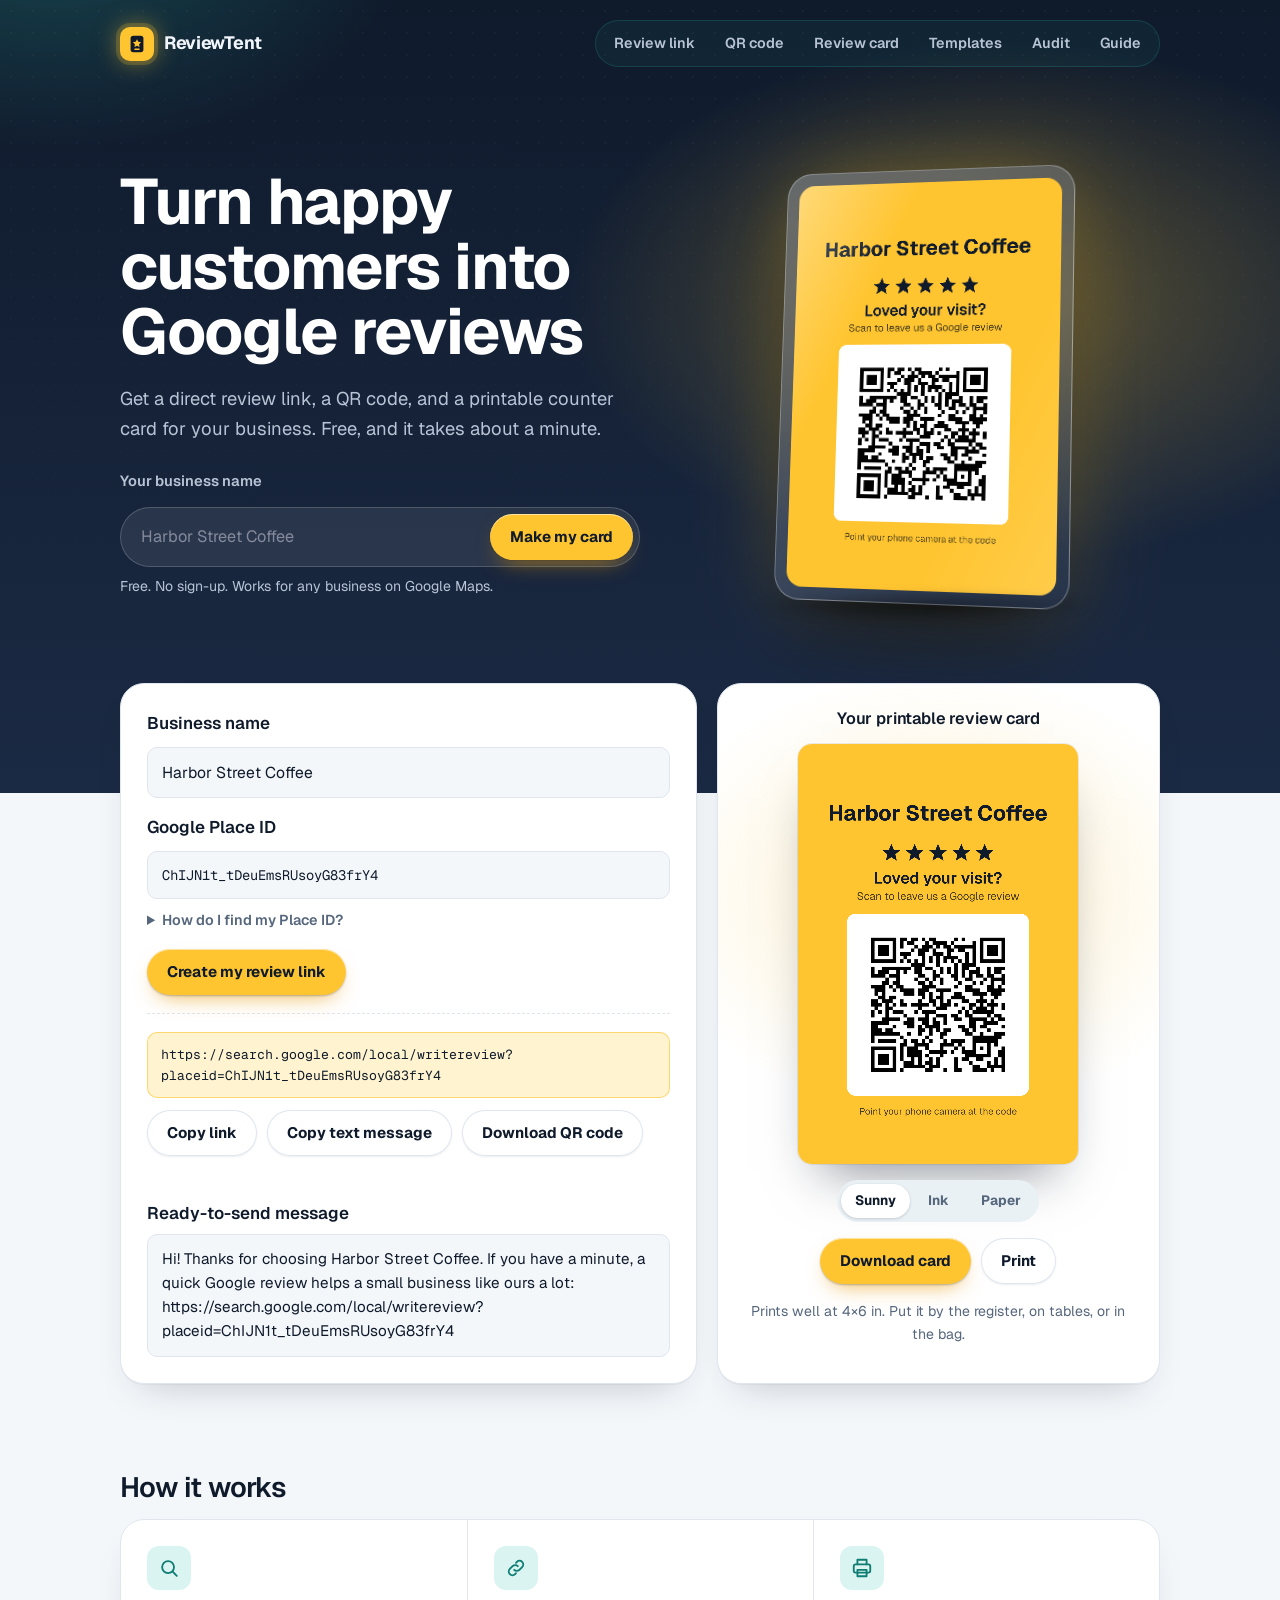
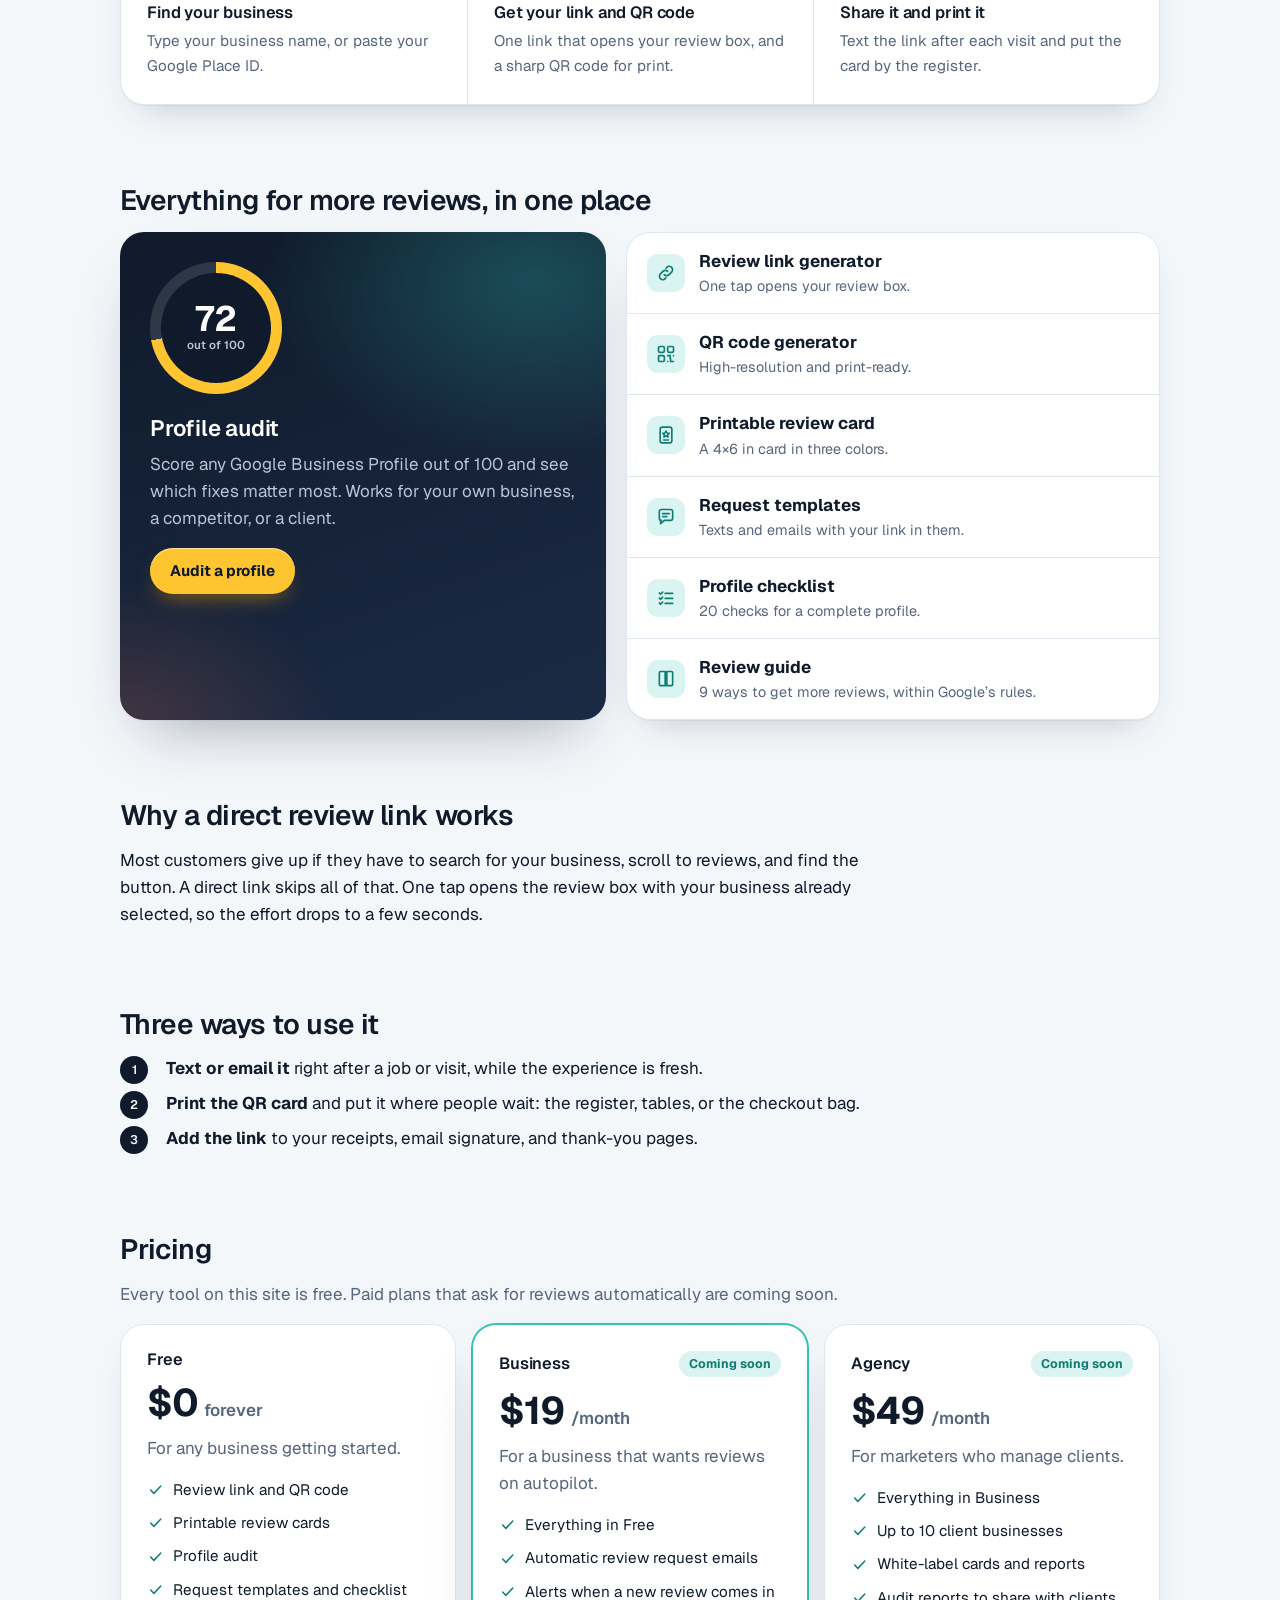
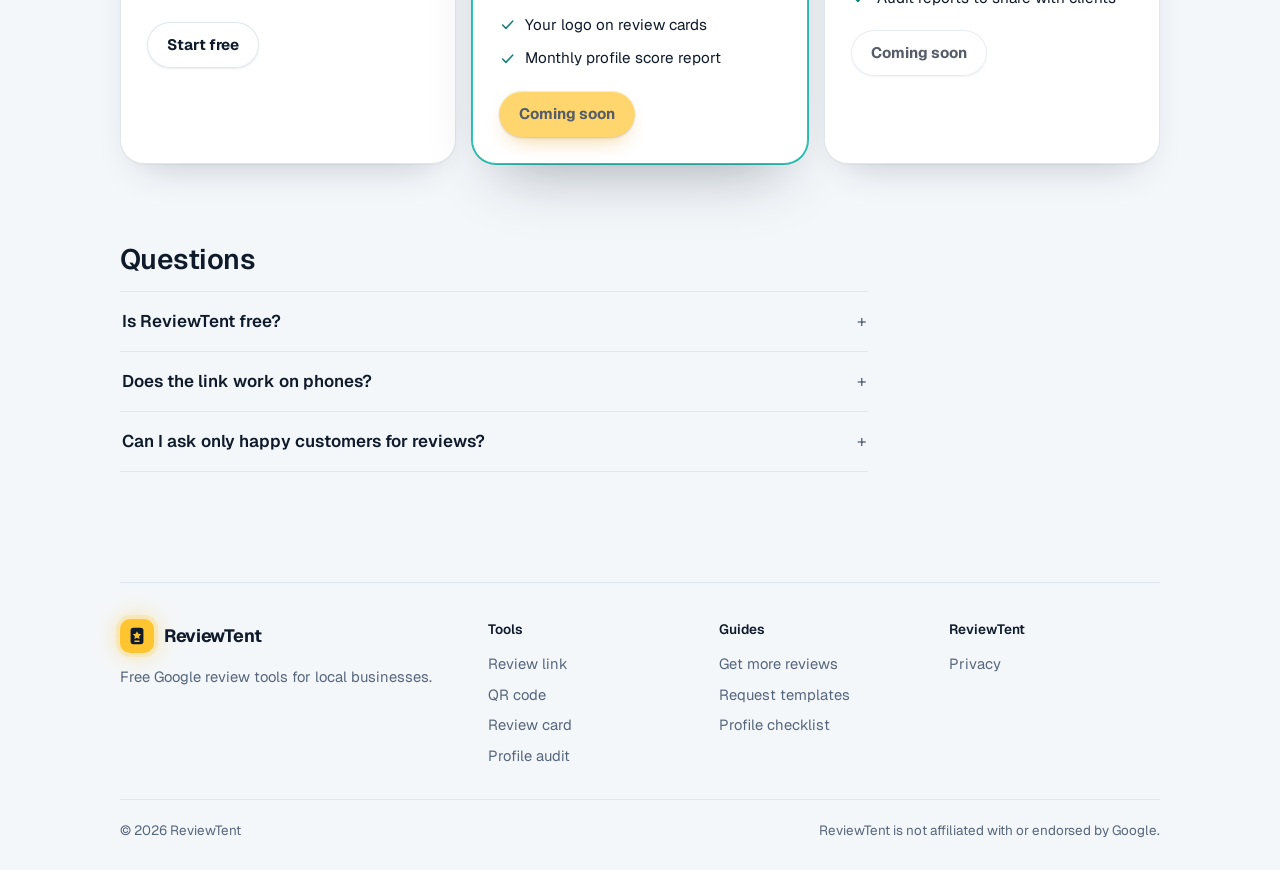
<file: index.html>
<!doctype html>
<html lang="en">
<head>
<meta charset="utf-8">
<meta name="viewport" content="width=device-width, initial-scale=1, viewport-fit=cover">
<title>Free Google Review Link, QR Code &amp; Card Generator | ReviewTent</title>
<meta name="description" content="Create a direct Google review link, a QR code, and a printable review card for your business in under a minute. Free, no sign-up.">
<link rel="canonical" href="https://reviewtent.com/">
<meta property="og:title" content="Free Google Review Link, QR Code &amp; Card Generator | ReviewTent">
<meta property="og:description" content="Create a direct Google review link, a QR code, and a printable review card for your business in under a minute. Free, no sign-up.">
<meta property="og:url" content="https://reviewtent.com/">
<meta property="og:type" content="website">
<link rel="preconnect" href="https://fonts.googleapis.com"><link rel="preconnect" href="https://fonts.gstatic.com" crossorigin><link rel="stylesheet" href="https://fonts.googleapis.com/css2?family=Geist:wght@400;500;600;700;800&family=Geist+Mono:wght@400;500&display=swap">
<link rel="icon" href="assets/favicon.svg" type="image/svg+xml">
<link rel="stylesheet" href="assets/style.css">
<script type="application/ld+json">[{"@context": "https://schema.org", "@type": "WebApplication", "name": "ReviewTent", "url": "https://reviewtent.com/", "applicationCategory": "BusinessApplication", "operatingSystem": "Any", "offers": {"@type": "Offer", "price": "0", "priceCurrency": "USD"}, "description": "Create a direct Google review link, a QR code, and a printable review card for your business in under a minute. Free, no sign-up."}, {"@context": "https://schema.org", "@type": "FAQPage", "mainEntity": [{"@type": "Question", "name": "Is ReviewTent free?", "acceptedAnswer": {"@type": "Answer", "text": "Yes. The review link, QR code, and printable card are free with no sign-up."}}, {"@type": "Question", "name": "Does the link work on phones?", "acceptedAnswer": {"@type": "Answer", "text": "Yes. It opens the Google review box on iPhone, Android, and desktop. People need to be signed in to a Google account to post a review."}}, {"@type": "Question", "name": "Can I ask only happy customers for reviews?", "acceptedAnswer": {"@type": "Answer", "text": "No. Google's rules don't allow filtering who you ask. Send the same link to every customer and let them review honestly."}}]}]</script>
</head>
<body class="has-app home">
<div class="band">
<div class="wrap">
<header class="top">
  <a class="brand" href="./"><span class="pin"><svg viewBox="0 0 24 24" width="22" height="22" aria-hidden="true"><rect x="5" y="3" width="14" height="18" rx="3" fill="currentColor"/><path d="M12 6.8l1.4 2.8 3.1.5-2.25 2.2.53 3.1L12 13.9l-2.78 1.5.53-3.1L7.5 10.1l3.1-.5z" fill="#ffc531"/><rect x="9" y="17" width="6" height="1.6" rx=".8" fill="#ffc531"/></svg></span>ReviewTent</a>
  <nav aria-label="Tools"><a href="review-link-generator/">Review link</a><a href="review-qr-code/">QR code</a><a href="review-card/">Review card</a><a href="review-request-templates/">Templates</a><a href="google-business-profile-audit/">Audit</a><a href="get-more-google-reviews/">Guide</a></nav>
</header>

<div class="hero hero-home">
  <div class="hero-copy">
    <h1>Turn happy customers into Google reviews</h1>
    <p class="lede">Get a direct review link, a QR code, and a printable counter card for your business. Free, and it takes about a minute.</p>
    <form class="try" id="try" autocomplete="off">
      <label for="try-name">Your business name</label>
      <div class="try-row">
        <input type="text" id="try-name" maxlength="60" placeholder="Harbor Street Coffee">
        <button type="submit">Make my card</button>
      </div>
      <p class="try-note">Free. No sign-up. Works for any business on Google Maps.</p>
    </form>
  </div>
  <div class="stage" aria-hidden="true">
    <div class="stand" id="stand">
      <canvas id="hero-card" width="1200" height="1800"></canvas>
      <span class="shine"></span>
    </div>
    <div class="base"></div>
  </div>
</div>
</div>
</div>
<main class="wrap">

<div class="tool" id="tool">
  <div class="panel toolform">
    <div class="field search" data-sa="search" hidden>
      <label for="sa-search">Find your business</label>
      <div class="combo">
        <input type="text" id="sa-search" data-sa="search-input" placeholder="Business name and city, e.g. Joe's Pizza Austin"
               autocomplete="off" spellcheck="false" role="combobox" aria-autocomplete="list" aria-expanded="false" aria-controls="sa-results">
        <ul class="results" id="sa-results" data-sa="results" role="listbox" hidden></ul>
      </div>
      <p class="hint" data-sa="picked" hidden></p>
    </div>
    <div class="field">
      <label for="sa-name">Business name</label>
      <input type="text" id="sa-name" data-sa="name" value="Harbor Street Coffee" autocomplete="organization">
    </div>
    <div class="field" data-sa="manual">
      <label for="sa-placeid">Google Place ID</label>
      <input type="text" id="sa-placeid" class="mono" data-sa="placeid" value="ChIJN1t_tDeuEmsRUsoyG83frY4" autocomplete="off" spellcheck="false">
      <details class="howto">
        <summary>How do I find my Place ID?</summary>
        <ol>
          <li>Open Google&rsquo;s free <a href="https://developers.google.com/maps/documentation/javascript/examples/places-placeid-finder" target="_blank" rel="noopener">Place ID Finder</a>.</li>
          <li>Type your business name and pick it from the list.</li>
          <li>Copy the ID that appears on the map (it starts with &ldquo;ChIJ&rdquo;) and paste it here.</li>
        </ol>
      </details>
    </div>
    <div class="row"><button type="button" data-sa="go">Create my review link</button></div>
    <p class="err" data-sa="error" hidden></p>
    <div class="out" data-sa="output">
      <div class="linkbox" data-sa="link"></div>
      <div class="row">
        <button type="button" class="ghost" data-sa="copy-link">Copy link</button>
        <button type="button" class="ghost" data-sa="copy-msg">Copy text message</button>
        <button type="button" class="ghost" data-sa="dl-qr">Download QR code</button>
      </div>
      <p class="status" data-sa="status" role="status"></p>
      <div>
        <label>Ready-to-send message</label>
        <div class="msg" data-sa="message"></div>
      </div>
    </div>
  </div>
  <div class="panel cardside">
    <h3 class="no-print">Your printable review card</h3>
    <canvas data-sa="card" width="1200" height="1800" aria-label="Printable review card with QR code"></canvas>
    <div class="tabs no-print" role="group" aria-label="Card color">
      <button type="button" data-sa-theme="sunny" aria-pressed="true">Sunny</button>
      <button type="button" data-sa-theme="ink" aria-pressed="false">Ink</button>
      <button type="button" data-sa-theme="paper" aria-pressed="false">Paper</button>
    </div>
    <div class="row no-print" style="justify-content:center">
      <button type="button" data-sa="dl-card">Download card</button>
      <button type="button" class="ghost" data-sa="print">Print</button>
    </div>
    <p class="hint no-print">Prints well at 4&times;6 in. Put it by the register, on tables, or in the bag.</p>
  </div>
</div>
<div class="content">

<section class="how">
  <h2>How it works</h2>
  <ol class="how-steps">
    <li><span class="how-ic"><svg class="ic" viewBox="0 0 24 24" fill="none" stroke="currentColor" stroke-width="2" stroke-linecap="round" stroke-linejoin="round" aria-hidden="true"><circle cx="11" cy="11" r="6.5"/><path d="M16 16l4.5 4.5"/></svg></span><h3>Find your business</h3><p>Type your business name, or paste your Google Place ID.</p></li>
    <li><span class="how-ic"><svg class="ic" viewBox="0 0 24 24" fill="none" stroke="currentColor" stroke-width="2" stroke-linecap="round" stroke-linejoin="round" aria-hidden="true"><path d="M10 14a4 4 0 0 0 5.7 0l3-3a4 4 0 0 0-5.7-5.7l-1 1"/><path d="M14 10a4 4 0 0 0-5.7 0l-3 3a4 4 0 0 0 5.7 5.7l1-1"/></svg></span><h3>Get your link and QR code</h3><p>One link that opens your review box, and a sharp QR code for print.</p></li>
    <li><span class="how-ic"><svg class="ic" viewBox="0 0 24 24" fill="none" stroke="currentColor" stroke-width="2" stroke-linecap="round" stroke-linejoin="round" aria-hidden="true"><path d="M7 8V3h10v5"/><rect x="3" y="8" width="18" height="9" rx="2"/><path d="M7 14h10v7H7z"/></svg></span><h3>Share it and print it</h3><p>Text the link after each visit and put the card by the register.</p></li>
  </ol>
</section>
<section class="toolset">
  <h2>Everything for more reviews, in one place</h2>
  <div class="toolset-grid">
    <a class="feature" href="google-business-profile-audit/">
      <span class="score warn" style="--pct:72"><strong>72</strong><span>out of 100</span></span>
      <span class="feature-copy"><h3>Profile audit</h3><p>Score any Google Business Profile out of 100 and see which fixes matter most. Works for your own business, a competitor, or a client.</p><span class="btn">Audit a profile</span></span>
    </a>
    <ul class="tool-list"><li><a href="review-link-generator/"><span class="tl-ic"><svg class="ic" viewBox="0 0 24 24" fill="none" stroke="currentColor" stroke-width="2" stroke-linecap="round" stroke-linejoin="round" aria-hidden="true"><path d="M10 14a4 4 0 0 0 5.7 0l3-3a4 4 0 0 0-5.7-5.7l-1 1"/><path d="M14 10a4 4 0 0 0-5.7 0l-3 3a4 4 0 0 0 5.7 5.7l1-1"/></svg></span><span><strong>Review link generator</strong><span>One tap opens your review box.</span></span></a></li><li><a href="review-qr-code/"><span class="tl-ic"><svg class="ic" viewBox="0 0 24 24" fill="none" stroke="currentColor" stroke-width="2" stroke-linecap="round" stroke-linejoin="round" aria-hidden="true"><rect x="3" y="3" width="7" height="7" rx="1.5"/><rect x="14" y="3" width="7" height="7" rx="1.5"/><rect x="3" y="14" width="7" height="7" rx="1.5"/><path d="M14 14h3v3M21 14v.01M14 21h.01M17.5 17.5V21H21"/></svg></span><span><strong>QR code generator</strong><span>High-resolution and print-ready.</span></span></a></li><li><a href="review-card/"><span class="tl-ic"><svg class="ic" viewBox="0 0 24 24" fill="none" stroke="currentColor" stroke-width="2" stroke-linecap="round" stroke-linejoin="round" aria-hidden="true"><rect x="5" y="2.5" width="14" height="19" rx="2.5"/><path d="M12 7.2l1.2 2.4 2.6.4-1.9 1.8.5 2.6-2.4-1.3-2.4 1.3.5-2.6-1.9-1.8 2.6-.4z"/><path d="M9 18h6"/></svg></span><span><strong>Printable review card</strong><span>A 4×6 in card in three colors.</span></span></a></li><li><a href="review-request-templates/"><span class="tl-ic"><svg class="ic" viewBox="0 0 24 24" fill="none" stroke="currentColor" stroke-width="2" stroke-linecap="round" stroke-linejoin="round" aria-hidden="true"><path d="M4 5.5A2.5 2.5 0 0 1 6.5 3h11A2.5 2.5 0 0 1 20 5.5v8a2.5 2.5 0 0 1-2.5 2.5H10l-4.5 4v-4H6.5A2.5 2.5 0 0 1 4 13.5z"/><path d="M8 8h8M8 11.5h5"/></svg></span><span><strong>Request templates</strong><span>Texts and emails with your link in them.</span></span></a></li><li><a href="google-business-profile-checklist/"><span class="tl-ic"><svg class="ic" viewBox="0 0 24 24" fill="none" stroke="currentColor" stroke-width="2" stroke-linecap="round" stroke-linejoin="round" aria-hidden="true"><path d="M4 6l1.5 1.5L8 5M4 12l1.5 1.5L8 11M4 18l1.5 1.5L8 17"/><path d="M11 6.5h9M11 12.5h9M11 18.5h9"/></svg></span><span><strong>Profile checklist</strong><span>20 checks for a complete profile.</span></span></a></li><li><a href="get-more-google-reviews/"><span class="tl-ic"><svg class="ic" viewBox="0 0 24 24" fill="none" stroke="currentColor" stroke-width="2" stroke-linecap="round" stroke-linejoin="round" aria-hidden="true"><path d="M4 4.5A1.5 1.5 0 0 1 5.5 3H11v17H5.5A1.5 1.5 0 0 1 4 18.5z"/><path d="M20 4.5A1.5 1.5 0 0 0 18.5 3H13v17h5.5a1.5 1.5 0 0 0 1.5-1.5z"/></svg></span><span><strong>Review guide</strong><span>9 ways to get more reviews, within Google’s rules.</span></span></a></li></ul></div></section>
<section><h2>Why a direct review link works</h2><p>Most customers give up if they have to search for your business, scroll to reviews, and find the button. A direct link skips all of that. One tap opens the review box with your business already selected, so the effort drops to a few seconds.</p></section><section><h2>Three ways to use it</h2><ol class="steps"><li><span><strong>Text or email it</strong> right after a job or visit, while the experience is fresh.</span></li><li><span><strong>Print the QR card</strong> and put it where people wait: the register, tables, or the checkout bag.</span></li><li><span><strong>Add the link</strong> to your receipts, email signature, and thank-you pages.</span></li></ol></section>
<section class="pricing"><h2>Pricing</h2><p class="muted">Every tool on this site is free. Paid plans that ask for reviews automatically are coming soon.</p><div class="plans"><div class="plan"><div class="plan-top"><h3>Free</h3></div><p class="price"><strong>$0</strong><span>forever</span></p><p class="muted">For any business getting started.</p><ul><li><svg class="ic" viewBox="0 0 24 24" fill="none" stroke="currentColor" stroke-width="2" stroke-linecap="round" stroke-linejoin="round" aria-hidden="true"><path d="M5 12.5l4.5 4.5L19 7"/></svg>Review link and QR code</li><li><svg class="ic" viewBox="0 0 24 24" fill="none" stroke="currentColor" stroke-width="2" stroke-linecap="round" stroke-linejoin="round" aria-hidden="true"><path d="M5 12.5l4.5 4.5L19 7"/></svg>Printable review cards</li><li><svg class="ic" viewBox="0 0 24 24" fill="none" stroke="currentColor" stroke-width="2" stroke-linecap="round" stroke-linejoin="round" aria-hidden="true"><path d="M5 12.5l4.5 4.5L19 7"/></svg>Profile audit</li><li><svg class="ic" viewBox="0 0 24 24" fill="none" stroke="currentColor" stroke-width="2" stroke-linecap="round" stroke-linejoin="round" aria-hidden="true"><path d="M5 12.5l4.5 4.5L19 7"/></svg>Request templates and checklist</li></ul><a class="btn ghost" href="#tool">Start free</a></div><div class="plan featured"><div class="plan-top"><h3>Business</h3><span class="soon-tag">Coming soon</span></div><p class="price"><strong>$19</strong><span>/month</span></p><p class="muted">For a business that wants reviews on autopilot.</p><ul><li><svg class="ic" viewBox="0 0 24 24" fill="none" stroke="currentColor" stroke-width="2" stroke-linecap="round" stroke-linejoin="round" aria-hidden="true"><path d="M5 12.5l4.5 4.5L19 7"/></svg>Everything in Free</li><li><svg class="ic" viewBox="0 0 24 24" fill="none" stroke="currentColor" stroke-width="2" stroke-linecap="round" stroke-linejoin="round" aria-hidden="true"><path d="M5 12.5l4.5 4.5L19 7"/></svg>Automatic review request emails</li><li><svg class="ic" viewBox="0 0 24 24" fill="none" stroke="currentColor" stroke-width="2" stroke-linecap="round" stroke-linejoin="round" aria-hidden="true"><path d="M5 12.5l4.5 4.5L19 7"/></svg>Alerts when a new review comes in</li><li><svg class="ic" viewBox="0 0 24 24" fill="none" stroke="currentColor" stroke-width="2" stroke-linecap="round" stroke-linejoin="round" aria-hidden="true"><path d="M5 12.5l4.5 4.5L19 7"/></svg>Your logo on review cards</li><li><svg class="ic" viewBox="0 0 24 24" fill="none" stroke="currentColor" stroke-width="2" stroke-linecap="round" stroke-linejoin="round" aria-hidden="true"><path d="M5 12.5l4.5 4.5L19 7"/></svg>Monthly profile score report</li></ul><span class="btn soon" aria-disabled="true">Coming soon</span></div><div class="plan"><div class="plan-top"><h3>Agency</h3><span class="soon-tag">Coming soon</span></div><p class="price"><strong>$49</strong><span>/month</span></p><p class="muted">For marketers who manage clients.</p><ul><li><svg class="ic" viewBox="0 0 24 24" fill="none" stroke="currentColor" stroke-width="2" stroke-linecap="round" stroke-linejoin="round" aria-hidden="true"><path d="M5 12.5l4.5 4.5L19 7"/></svg>Everything in Business</li><li><svg class="ic" viewBox="0 0 24 24" fill="none" stroke="currentColor" stroke-width="2" stroke-linecap="round" stroke-linejoin="round" aria-hidden="true"><path d="M5 12.5l4.5 4.5L19 7"/></svg>Up to 10 client businesses</li><li><svg class="ic" viewBox="0 0 24 24" fill="none" stroke="currentColor" stroke-width="2" stroke-linecap="round" stroke-linejoin="round" aria-hidden="true"><path d="M5 12.5l4.5 4.5L19 7"/></svg>White-label cards and reports</li><li><svg class="ic" viewBox="0 0 24 24" fill="none" stroke="currentColor" stroke-width="2" stroke-linecap="round" stroke-linejoin="round" aria-hidden="true"><path d="M5 12.5l4.5 4.5L19 7"/></svg>Audit reports to share with clients</li></ul><span class="btn ghost soon" aria-disabled="true">Coming soon</span></div></div></section>
<section><h2>Questions</h2><div class="faq"><details><summary>Is ReviewTent free?</summary><p>Yes. The review link, QR code, and printable card are free with no sign-up.</p></details><details><summary>Does the link work on phones?</summary><p>Yes. It opens the Google review box on iPhone, Android, and desktop. People need to be signed in to a Google account to post a review.</p></details><details><summary>Can I ask only happy customers for reviews?</summary><p>No. Google&#x27;s rules don&#x27;t allow filtering who you ask. Send the same link to every customer and let them review honestly.</p></details></div></section>

</div>
</main>
<footer class="wrap">
<div class="foot">
  <div class="foot-brand">
    <a class="brand" href="./"><span class="pin"><svg viewBox="0 0 24 24" width="22" height="22" aria-hidden="true"><rect x="5" y="3" width="14" height="18" rx="3" fill="currentColor"/><path d="M12 6.8l1.4 2.8 3.1.5-2.25 2.2.53 3.1L12 13.9l-2.78 1.5.53-3.1L7.5 10.1l3.1-.5z" fill="#ffc531"/><rect x="9" y="17" width="6" height="1.6" rx=".8" fill="#ffc531"/></svg></span>ReviewTent</a>
    <p>Free Google review tools for local businesses.</p>
  </div>
  <div class="foot-cols">
    <div><h4>Tools</h4><a href="review-link-generator/">Review link</a><a href="review-qr-code/">QR code</a><a href="review-card/">Review card</a><a href="google-business-profile-audit/">Profile audit</a></div>
    <div><h4>Guides</h4><a href="get-more-google-reviews/">Get more reviews</a><a href="review-request-templates/">Request templates</a><a href="google-business-profile-checklist/">Profile checklist</a></div>
    <div><h4>ReviewTent</h4><a href="privacy/">Privacy</a></div>
  </div>
  <p class="foot-bottom"><span>&copy; 2026 ReviewTent</span><span>ReviewTent is not affiliated with or endorsed by Google.</span></p>
</div>
</footer>
<script src="assets/config.js"></script>
<script src="assets/places.js"></script>
<script src="assets/qrcode.js"></script>
<script src="assets/tool.js"></script>
<script>StarAsk.mount(document.getElementById('tool'));</script><script>
(function(){
  var form=document.getElementById('try'), input=document.getElementById('try-name'), c=document.getElementById('hero-card');
  var demoUrl=StarAsk.reviewUrl('ChIJN1t_tDeuEmsRUsoyG83frY4');
  function draw(){StarAsk.drawCard(c,{url:demoUrl,name:input.value.trim()||'Harbor Street Coffee',theme:'sunny'});}
  var t=null; input.addEventListener('input',function(){clearTimeout(t);t=setTimeout(draw,60);});
  if(document.fonts&&document.fonts.ready){document.fonts.ready.then(draw);}else{draw();}
  form.addEventListener('submit',function(e){
    e.preventDefault();
    var n=document.getElementById('sa-name'); if(input.value.trim()){n.value=input.value.trim();n.dispatchEvent(new Event('input'));}
    document.getElementById('tool').scrollIntoView({behavior:'smooth',block:'start'});
    setTimeout(function(){(document.getElementById('sa-search').offsetParent?document.getElementById('sa-search'):document.getElementById('sa-placeid')).focus({preventScroll:true});},500);
  });
  var stand=document.getElementById('stand');
  if(window.matchMedia('(pointer:fine)').matches&&!window.matchMedia('(prefers-reduced-motion:reduce)').matches){
    var stage=stand.parentNode.parentNode;
    stage.addEventListener('pointermove',function(e){var r=stage.getBoundingClientRect();
      var x=(e.clientX-r.left)/r.width-.5, y=(e.clientY-r.top)/r.height-.5;
      stand.style.setProperty('--ry',(-14+x*16).toFixed(2)+'deg'); stand.style.setProperty('--rx',(6-y*10).toFixed(2)+'deg');});
    stage.addEventListener('pointerleave',function(){stand.style.removeProperty('--ry');stand.style.removeProperty('--rx');});
  }
})();
</script>
</body>
</html>
</file>
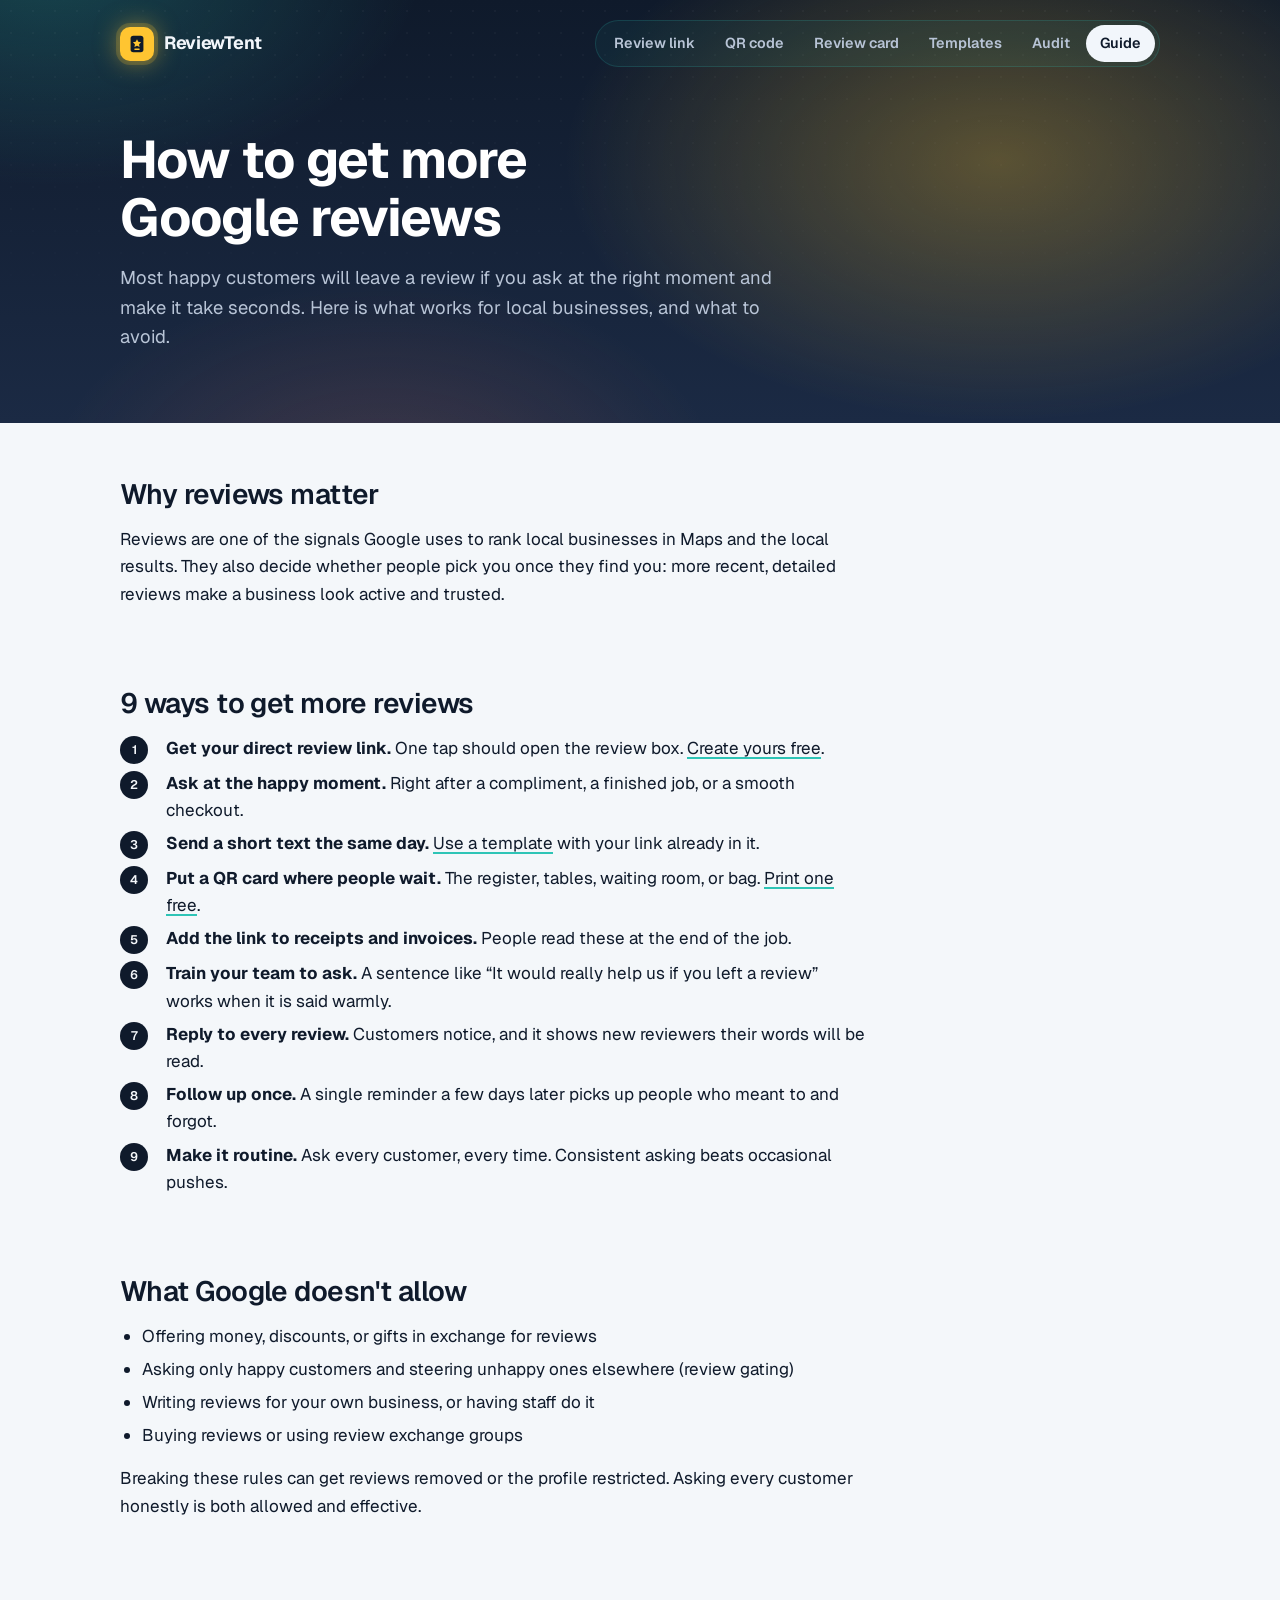
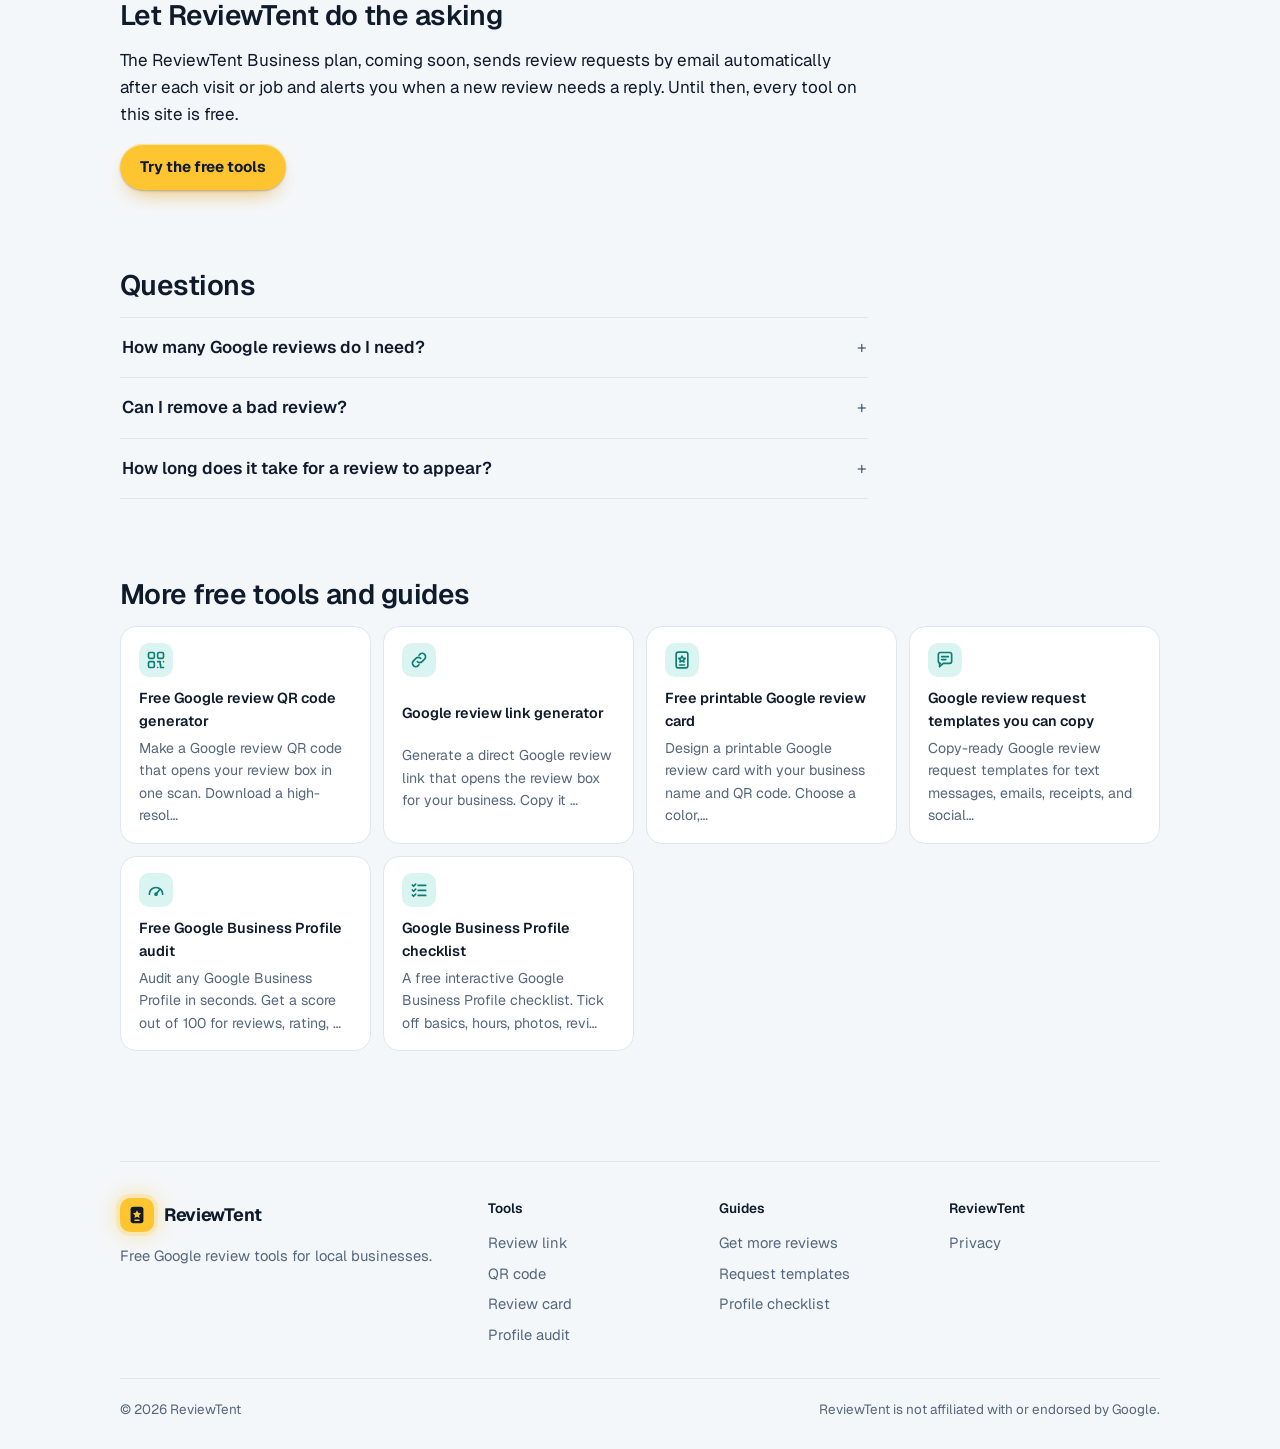
<file: get-more-google-reviews/index.html>
<!doctype html>
<html lang="en">
<head>
<meta charset="utf-8">
<meta name="viewport" content="width=device-width, initial-scale=1, viewport-fit=cover">
<title>How to Get More Google Reviews: 9 Methods That Work | ReviewTent</title>
<meta name="description" content="A practical guide to getting more Google reviews for a local business: when to ask, where to ask, what to say, and what Google doesn&#x27;t allow.">
<link rel="canonical" href="https://reviewtent.com/get-more-google-reviews/">
<meta property="og:title" content="How to Get More Google Reviews: 9 Methods That Work | ReviewTent">
<meta property="og:description" content="A practical guide to getting more Google reviews for a local business: when to ask, where to ask, what to say, and what Google doesn&#x27;t allow.">
<meta property="og:url" content="https://reviewtent.com/get-more-google-reviews/">
<meta property="og:type" content="website">
<link rel="preconnect" href="https://fonts.googleapis.com"><link rel="preconnect" href="https://fonts.gstatic.com" crossorigin><link rel="stylesheet" href="https://fonts.googleapis.com/css2?family=Geist:wght@400;500;600;700;800&family=Geist+Mono:wght@400;500&display=swap">
<link rel="icon" href="../assets/favicon.svg" type="image/svg+xml">
<link rel="stylesheet" href="../assets/style.css">
<script type="application/ld+json">[{"@context": "https://schema.org", "@type": "Article", "headline": "How to get more Google reviews", "description": "A practical guide to getting more Google reviews for a local business: when to ask, where to ask, what to say, and what Google doesn't allow.", "url": "https://reviewtent.com/get-more-google-reviews/", "dateModified": "2026-10-07", "publisher": {"@type": "Organization", "name": "ReviewTent"}}, {"@context": "https://schema.org", "@type": "FAQPage", "mainEntity": [{"@type": "Question", "name": "How many Google reviews do I need?", "acceptedAnswer": {"@type": "Answer", "text": "There is no fixed number. Aim to match or beat the review count of the top three businesses that rank near you, and keep new reviews coming every month."}}, {"@type": "Question", "name": "Can I remove a bad review?", "acceptedAnswer": {"@type": "Answer", "text": "Only reviews that break Google's policies, such as spam or off-topic posts, can be reported for removal. For honest negative reviews, reply politely and explain how you fixed the problem."}}, {"@type": "Question", "name": "How long does it take for a review to appear?", "acceptedAnswer": {"@type": "Answer", "text": "Most reviews show up within minutes. Some are held for a check and appear later."}}]}]</script>
</head>
<body class="no-app">
<div class="band">
<div class="wrap">
<header class="top">
  <a class="brand" href="../"><span class="pin"><svg viewBox="0 0 24 24" width="22" height="22" aria-hidden="true"><rect x="5" y="3" width="14" height="18" rx="3" fill="currentColor"/><path d="M12 6.8l1.4 2.8 3.1.5-2.25 2.2.53 3.1L12 13.9l-2.78 1.5.53-3.1L7.5 10.1l3.1-.5z" fill="#ffc531"/><rect x="9" y="17" width="6" height="1.6" rx=".8" fill="#ffc531"/></svg></span>ReviewTent</a>
  <nav aria-label="Tools"><a href="../review-link-generator/">Review link</a><a href="../review-qr-code/">QR code</a><a href="../review-card/">Review card</a><a href="../review-request-templates/">Templates</a><a href="../google-business-profile-audit/">Audit</a><a href="../get-more-google-reviews/" aria-current="page">Guide</a></nav>
</header>
<div class="hero"><h1>How to get more Google reviews</h1><p class="lede">Most happy customers will leave a review if you ask at the right moment and make it take seconds. Here is what works for local businesses, and what to avoid.</p></div>
</div>
</div>
<main class="wrap">

<div class="content">

<section><h2>Why reviews matter</h2><p>Reviews are one of the signals Google uses to rank local businesses in Maps and the local results. They also decide whether people pick you once they find you: more recent, detailed reviews make a business look active and trusted.</p></section><section><h2>9 ways to get more reviews</h2><ol class="steps"><li><span><strong>Get your direct review link.</strong> One tap should open the review box. <a href="../review-link-generator/">Create yours free</a>.</span></li><li><span><strong>Ask at the happy moment.</strong> Right after a compliment, a finished job, or a smooth checkout.</span></li><li><span><strong>Send a short text the same day.</strong> <a href="../review-request-templates/">Use a template</a> with your link already in it.</span></li><li><span><strong>Put a QR card where people wait.</strong> The register, tables, waiting room, or bag. <a href="../review-card/">Print one free</a>.</span></li><li><span><strong>Add the link to receipts and invoices.</strong> People read these at the end of the job.</span></li><li><span><strong>Train your team to ask.</strong> A sentence like &ldquo;It would really help us if you left a review&rdquo; works when it is said warmly.</span></li><li><span><strong>Reply to every review.</strong> Customers notice, and it shows new reviewers their words will be read.</span></li><li><span><strong>Follow up once.</strong> A single reminder a few days later picks up people who meant to and forgot.</span></li><li><span><strong>Make it routine.</strong> Ask every customer, every time. Consistent asking beats occasional pushes.</span></li></ol></section><section><h2>What Google doesn&#x27;t allow</h2><ul><li>Offering money, discounts, or gifts in exchange for reviews</li><li>Asking only happy customers and steering unhappy ones elsewhere (review gating)</li><li>Writing reviews for your own business, or having staff do it</li><li>Buying reviews or using review exchange groups</li></ul><p>Breaking these rules can get reviews removed or the profile restricted. Asking every customer honestly is both allowed and effective.</p></section><section><h2>Let ReviewTent do the asking</h2><p>The ReviewTent Business plan, coming soon, sends review requests by email automatically after each visit or job and alerts you when a new review needs a reply. Until then, every tool on this site is free.</p><p><a class="btn" href="../">Try the free tools</a></p></section>

<section><h2>Questions</h2><div class="faq"><details><summary>How many Google reviews do I need?</summary><p>There is no fixed number. Aim to match or beat the review count of the top three businesses that rank near you, and keep new reviews coming every month.</p></details><details><summary>Can I remove a bad review?</summary><p>Only reviews that break Google&#x27;s policies, such as spam or off-topic posts, can be reported for removal. For honest negative reviews, reply politely and explain how you fixed the problem.</p></details><details><summary>How long does it take for a review to appear?</summary><p>Most reviews show up within minutes. Some are held for a check and appear later.</p></details></div></section>
<section><h2>More free tools and guides</h2><div class="related"><a href="../review-qr-code/"><svg class="ic rel-ic" viewBox="0 0 24 24" fill="none" stroke="currentColor" stroke-width="2" stroke-linecap="round" stroke-linejoin="round" aria-hidden="true"><rect x="3" y="3" width="7" height="7" rx="1.5"/><rect x="14" y="3" width="7" height="7" rx="1.5"/><rect x="3" y="14" width="7" height="7" rx="1.5"/><path d="M14 14h3v3M21 14v.01M14 21h.01M17.5 17.5V21H21"/></svg><strong>Free Google review QR code generator</strong><span>Make a Google review QR code that opens your review box in one scan. Download a high-resol&hellip;</span></a><a href="../review-link-generator/"><svg class="ic rel-ic" viewBox="0 0 24 24" fill="none" stroke="currentColor" stroke-width="2" stroke-linecap="round" stroke-linejoin="round" aria-hidden="true"><path d="M10 14a4 4 0 0 0 5.7 0l3-3a4 4 0 0 0-5.7-5.7l-1 1"/><path d="M14 10a4 4 0 0 0-5.7 0l-3 3a4 4 0 0 0 5.7 5.7l1-1"/></svg><strong>Google review link generator</strong><span>Generate a direct Google review link that opens the review box for your business. Copy it &hellip;</span></a><a href="../review-card/"><svg class="ic rel-ic" viewBox="0 0 24 24" fill="none" stroke="currentColor" stroke-width="2" stroke-linecap="round" stroke-linejoin="round" aria-hidden="true"><rect x="5" y="2.5" width="14" height="19" rx="2.5"/><path d="M12 7.2l1.2 2.4 2.6.4-1.9 1.8.5 2.6-2.4-1.3-2.4 1.3.5-2.6-1.9-1.8 2.6-.4z"/><path d="M9 18h6"/></svg><strong>Free printable Google review card</strong><span>Design a printable Google review card with your business name and QR code. Choose a color,&hellip;</span></a><a href="../review-request-templates/"><svg class="ic rel-ic" viewBox="0 0 24 24" fill="none" stroke="currentColor" stroke-width="2" stroke-linecap="round" stroke-linejoin="round" aria-hidden="true"><path d="M4 5.5A2.5 2.5 0 0 1 6.5 3h11A2.5 2.5 0 0 1 20 5.5v8a2.5 2.5 0 0 1-2.5 2.5H10l-4.5 4v-4H6.5A2.5 2.5 0 0 1 4 13.5z"/><path d="M8 8h8M8 11.5h5"/></svg><strong>Google review request templates you can copy</strong><span>Copy-ready Google review request templates for text messages, emails, receipts, and social&hellip;</span></a><a href="../google-business-profile-audit/"><svg class="ic rel-ic" viewBox="0 0 24 24" fill="none" stroke="currentColor" stroke-width="2" stroke-linecap="round" stroke-linejoin="round" aria-hidden="true"><path d="M4 17a8 8 0 1 1 16 0"/><path d="M12 17l4-5"/><circle cx="12" cy="17" r="1.2"/></svg><strong>Free Google Business Profile audit</strong><span>Audit any Google Business Profile in seconds. Get a score out of 100 for reviews, rating, &hellip;</span></a><a href="../google-business-profile-checklist/"><svg class="ic rel-ic" viewBox="0 0 24 24" fill="none" stroke="currentColor" stroke-width="2" stroke-linecap="round" stroke-linejoin="round" aria-hidden="true"><path d="M4 6l1.5 1.5L8 5M4 12l1.5 1.5L8 11M4 18l1.5 1.5L8 17"/><path d="M11 6.5h9M11 12.5h9M11 18.5h9"/></svg><strong>Google Business Profile checklist</strong><span>A free interactive Google Business Profile checklist. Tick off basics, hours, photos, revi&hellip;</span></a></div></section>
</div>
</main>
<footer class="wrap">
<div class="foot">
  <div class="foot-brand">
    <a class="brand" href="../"><span class="pin"><svg viewBox="0 0 24 24" width="22" height="22" aria-hidden="true"><rect x="5" y="3" width="14" height="18" rx="3" fill="currentColor"/><path d="M12 6.8l1.4 2.8 3.1.5-2.25 2.2.53 3.1L12 13.9l-2.78 1.5.53-3.1L7.5 10.1l3.1-.5z" fill="#ffc531"/><rect x="9" y="17" width="6" height="1.6" rx=".8" fill="#ffc531"/></svg></span>ReviewTent</a>
    <p>Free Google review tools for local businesses.</p>
  </div>
  <div class="foot-cols">
    <div><h4>Tools</h4><a href="../review-link-generator/">Review link</a><a href="../review-qr-code/">QR code</a><a href="../review-card/">Review card</a><a href="../google-business-profile-audit/">Profile audit</a></div>
    <div><h4>Guides</h4><a href="../get-more-google-reviews/">Get more reviews</a><a href="../review-request-templates/">Request templates</a><a href="../google-business-profile-checklist/">Profile checklist</a></div>
    <div><h4>ReviewTent</h4><a href="../privacy/">Privacy</a></div>
  </div>
  <p class="foot-bottom"><span>&copy; 2026 ReviewTent</span><span>ReviewTent is not affiliated with or endorsed by Google.</span></p>
</div>
</footer>

</body>
</html>
</file>
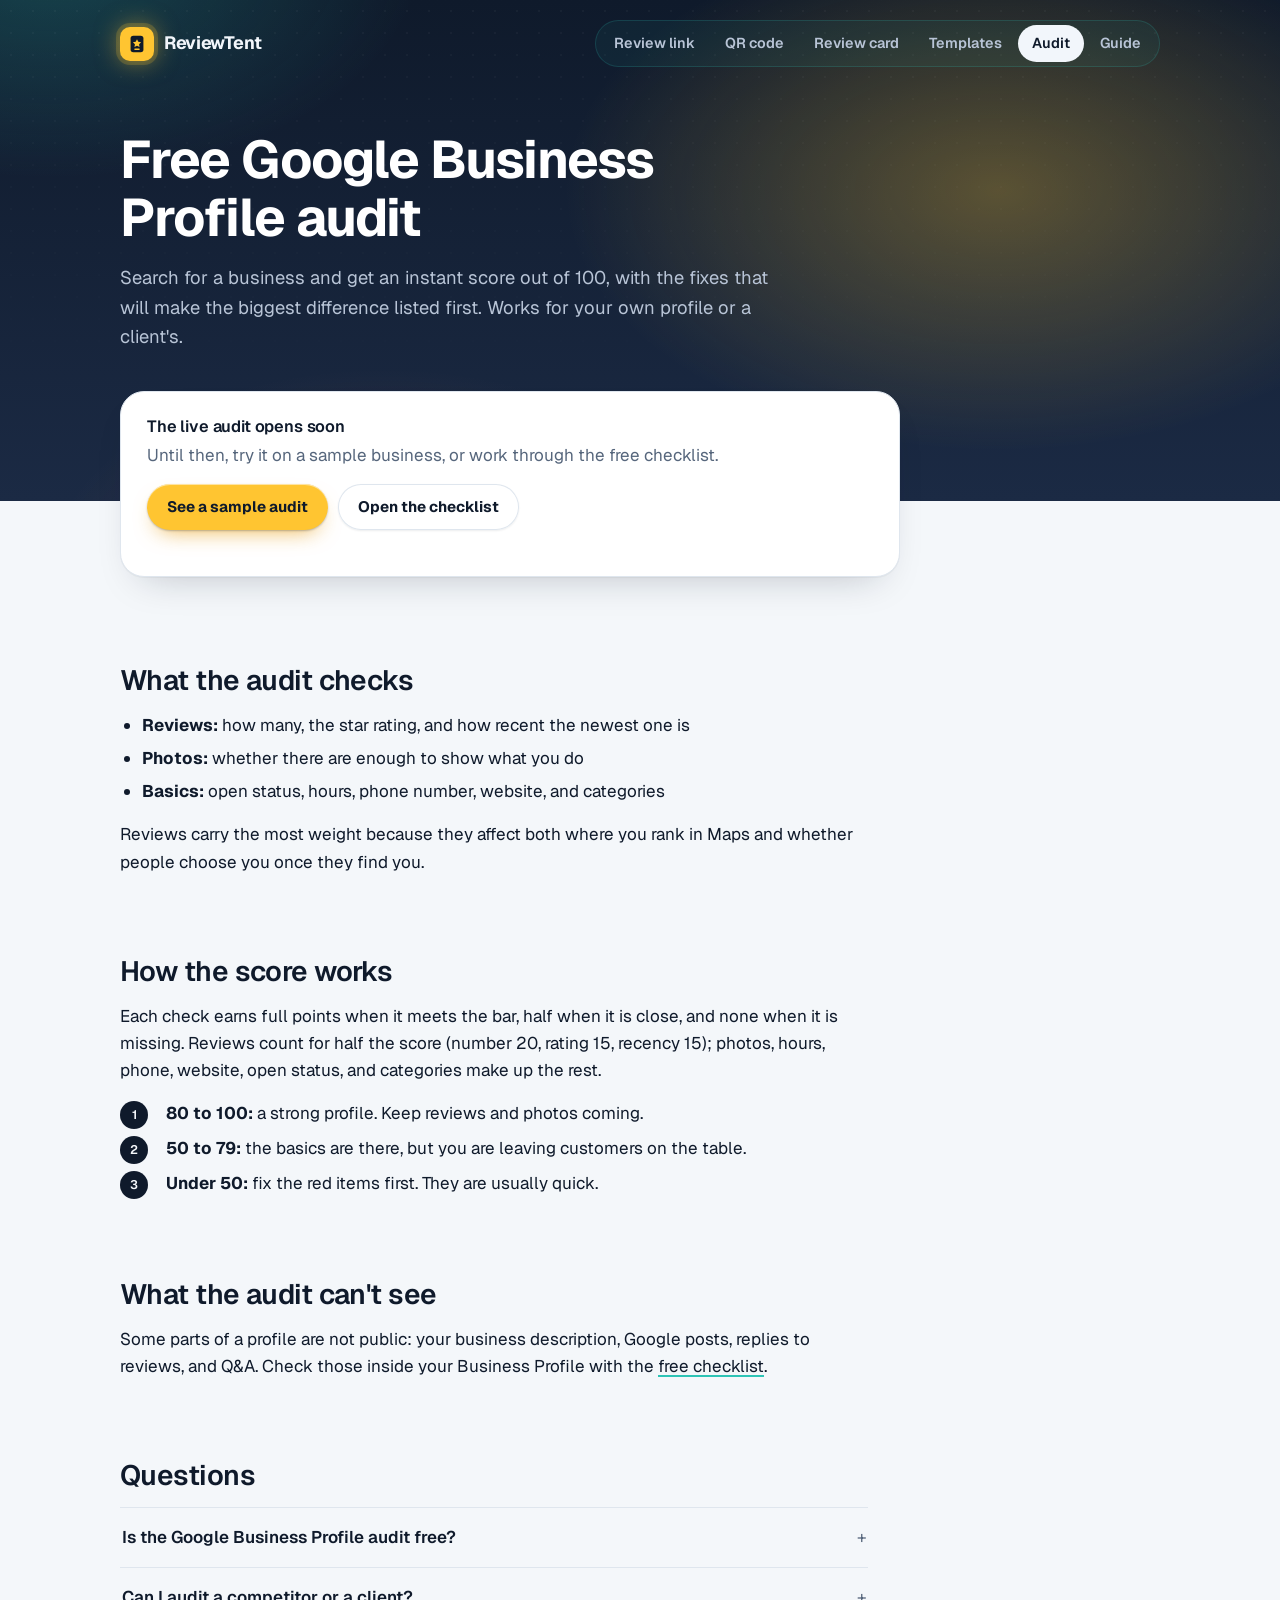
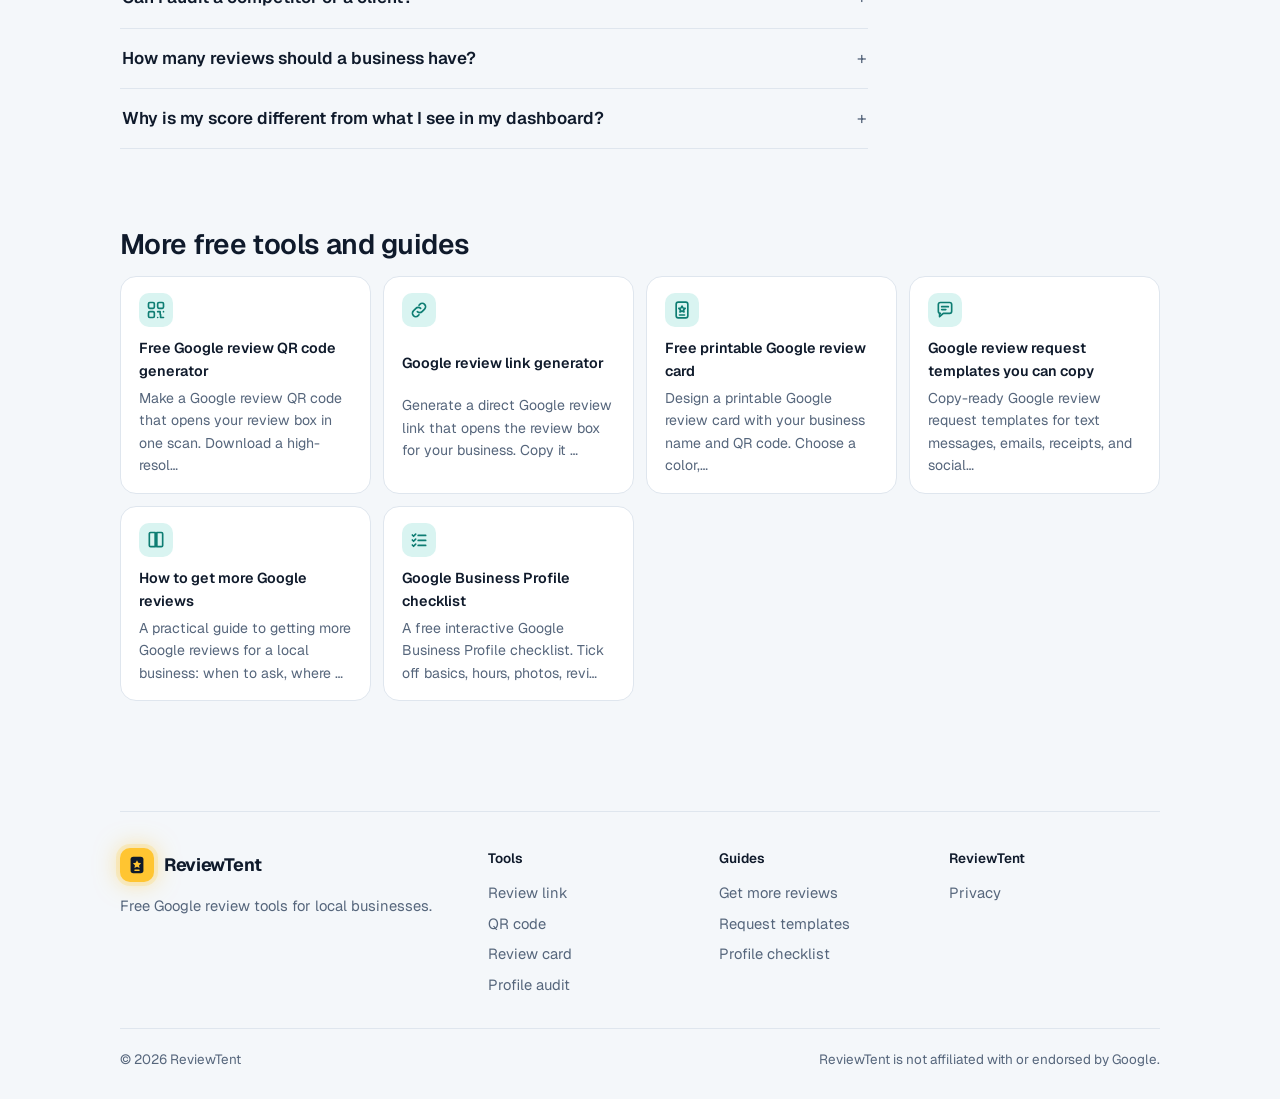
<file: google-business-profile-audit/index.html>
<!doctype html>
<html lang="en">
<head>
<meta charset="utf-8">
<meta name="viewport" content="width=device-width, initial-scale=1, viewport-fit=cover">
<title>Free Google Business Profile Audit Tool (Instant Score) | ReviewTent</title>
<meta name="description" content="Audit any Google Business Profile in seconds. Get a score out of 100 for reviews, rating, photos, hours, and contact details, with the fixes that matter most.">
<link rel="canonical" href="https://reviewtent.com/google-business-profile-audit/">
<meta property="og:title" content="Free Google Business Profile Audit Tool (Instant Score) | ReviewTent">
<meta property="og:description" content="Audit any Google Business Profile in seconds. Get a score out of 100 for reviews, rating, photos, hours, and contact details, with the fixes that matter most.">
<meta property="og:url" content="https://reviewtent.com/google-business-profile-audit/">
<meta property="og:type" content="website">
<link rel="preconnect" href="https://fonts.googleapis.com"><link rel="preconnect" href="https://fonts.gstatic.com" crossorigin><link rel="stylesheet" href="https://fonts.googleapis.com/css2?family=Geist:wght@400;500;600;700;800&family=Geist+Mono:wght@400;500&display=swap">
<link rel="icon" href="../assets/favicon.svg" type="image/svg+xml">
<link rel="stylesheet" href="../assets/style.css">
<script type="application/ld+json">[{"@context": "https://schema.org", "@type": "WebApplication", "name": "ReviewTent", "url": "https://reviewtent.com/google-business-profile-audit/", "applicationCategory": "BusinessApplication", "operatingSystem": "Any", "offers": {"@type": "Offer", "price": "0", "priceCurrency": "USD"}, "description": "Audit any Google Business Profile in seconds. Get a score out of 100 for reviews, rating, photos, hours, and contact details, with the fixes that matter most."}, {"@context": "https://schema.org", "@type": "FAQPage", "mainEntity": [{"@type": "Question", "name": "Is the Google Business Profile audit free?", "acceptedAnswer": {"@type": "Answer", "text": "Yes. Search for any business and see its score and fixes for free, with no sign-up."}}, {"@type": "Question", "name": "Can I audit a competitor or a client?", "acceptedAnswer": {"@type": "Answer", "text": "Yes. The audit uses public profile information, so it works for any business on Google Maps."}}, {"@type": "Question", "name": "How many reviews should a business have?", "acceptedAnswer": {"@type": "Answer", "text": "There is no fixed number. The audit gives full points at 100 reviews, but the real target is to match or beat the businesses that rank near you."}}, {"@type": "Question", "name": "Why is my score different from what I see in my dashboard?", "acceptedAnswer": {"@type": "Answer", "text": "The audit only reads what Google shows the public. Private items like your description and posts are not included in the score."}}]}]</script>
</head>
<body class="has-app">
<div class="band">
<div class="wrap">
<header class="top">
  <a class="brand" href="../"><span class="pin"><svg viewBox="0 0 24 24" width="22" height="22" aria-hidden="true"><rect x="5" y="3" width="14" height="18" rx="3" fill="currentColor"/><path d="M12 6.8l1.4 2.8 3.1.5-2.25 2.2.53 3.1L12 13.9l-2.78 1.5.53-3.1L7.5 10.1l3.1-.5z" fill="#ffc531"/><rect x="9" y="17" width="6" height="1.6" rx=".8" fill="#ffc531"/></svg></span>ReviewTent</a>
  <nav aria-label="Tools"><a href="../review-link-generator/">Review link</a><a href="../review-qr-code/">QR code</a><a href="../review-card/">Review card</a><a href="../review-request-templates/">Templates</a><a href="../google-business-profile-audit/" aria-current="page">Audit</a><a href="../get-more-google-reviews/">Guide</a></nav>
</header>
<div class="hero"><h1>Free Google Business Profile audit</h1><p class="lede">Search for a business and get an instant score out of 100, with the fixes that will make the biggest difference listed first. Works for your own profile or a client&#x27;s.</p></div>
</div>
</div>
<main class="wrap">

<div class="audit" id="audit" data-rel="../">
  <div class="panel">
    <p class="demo-note" data-au="demo" hidden><strong>Sample mode.</strong> Search shows made-up businesses so you can see how the audit works.</p>
    <div class="field search" data-au="search" hidden>
      <label for="au-input">Find your business</label>
      <div class="combo">
        <input type="text" id="au-input" data-au="input" placeholder="Business name and city, e.g. Joe's Pizza Austin"
               autocomplete="off" spellcheck="false" role="combobox" aria-autocomplete="list" aria-expanded="false" aria-controls="au-results">
        <ul class="results" id="au-results" data-au="results" role="listbox" hidden></ul>
      </div>
      <p class="hint">Pick your business from the list. The audit runs right away.</p>
    </div>
    <div data-au="off" hidden>
      <h3>The live audit opens soon</h3>
      <p class="muted" style="margin-top:6px">Until then, try it on a sample business, or work through the free checklist.</p>
      <div class="row" style="margin-top:14px"><a class="btn" href="?demo=1">See a sample audit</a><a class="btn ghost" href="../google-business-profile-checklist/">Open the checklist</a></div>
    </div>
    <p class="status" data-au="status" role="status"></p>
  </div>
  <div class="audit-out" data-au="out" aria-live="polite" hidden></div>
</div>
<div class="content">

<section><h2>What the audit checks</h2><ul><li><strong>Reviews:</strong> how many, the star rating, and how recent the newest one is</li><li><strong>Photos:</strong> whether there are enough to show what you do</li><li><strong>Basics:</strong> open status, hours, phone number, website, and categories</li></ul><p>Reviews carry the most weight because they affect both where you rank in Maps and whether people choose you once they find you.</p></section><section><h2>How the score works</h2><p>Each check earns full points when it meets the bar, half when it is close, and none when it is missing. Reviews count for half the score (number 20, rating 15, recency 15); photos, hours, phone, website, open status, and categories make up the rest.</p><ol class="steps"><li><span><strong>80 to 100:</strong> a strong profile. Keep reviews and photos coming.</span></li><li><span><strong>50 to 79:</strong> the basics are there, but you are leaving customers on the table.</span></li><li><span><strong>Under 50:</strong> fix the red items first. They are usually quick.</span></li></ol></section><section><h2>What the audit can&#x27;t see</h2><p>Some parts of a profile are not public: your business description, Google posts, replies to reviews, and Q&amp;A. Check those inside your Business Profile with the <a href="../google-business-profile-checklist/">free checklist</a>.</p></section>

<section><h2>Questions</h2><div class="faq"><details><summary>Is the Google Business Profile audit free?</summary><p>Yes. Search for any business and see its score and fixes for free, with no sign-up.</p></details><details><summary>Can I audit a competitor or a client?</summary><p>Yes. The audit uses public profile information, so it works for any business on Google Maps.</p></details><details><summary>How many reviews should a business have?</summary><p>There is no fixed number. The audit gives full points at 100 reviews, but the real target is to match or beat the businesses that rank near you.</p></details><details><summary>Why is my score different from what I see in my dashboard?</summary><p>The audit only reads what Google shows the public. Private items like your description and posts are not included in the score.</p></details></div></section>
<section><h2>More free tools and guides</h2><div class="related"><a href="../review-qr-code/"><svg class="ic rel-ic" viewBox="0 0 24 24" fill="none" stroke="currentColor" stroke-width="2" stroke-linecap="round" stroke-linejoin="round" aria-hidden="true"><rect x="3" y="3" width="7" height="7" rx="1.5"/><rect x="14" y="3" width="7" height="7" rx="1.5"/><rect x="3" y="14" width="7" height="7" rx="1.5"/><path d="M14 14h3v3M21 14v.01M14 21h.01M17.5 17.5V21H21"/></svg><strong>Free Google review QR code generator</strong><span>Make a Google review QR code that opens your review box in one scan. Download a high-resol&hellip;</span></a><a href="../review-link-generator/"><svg class="ic rel-ic" viewBox="0 0 24 24" fill="none" stroke="currentColor" stroke-width="2" stroke-linecap="round" stroke-linejoin="round" aria-hidden="true"><path d="M10 14a4 4 0 0 0 5.7 0l3-3a4 4 0 0 0-5.7-5.7l-1 1"/><path d="M14 10a4 4 0 0 0-5.7 0l-3 3a4 4 0 0 0 5.7 5.7l1-1"/></svg><strong>Google review link generator</strong><span>Generate a direct Google review link that opens the review box for your business. Copy it &hellip;</span></a><a href="../review-card/"><svg class="ic rel-ic" viewBox="0 0 24 24" fill="none" stroke="currentColor" stroke-width="2" stroke-linecap="round" stroke-linejoin="round" aria-hidden="true"><rect x="5" y="2.5" width="14" height="19" rx="2.5"/><path d="M12 7.2l1.2 2.4 2.6.4-1.9 1.8.5 2.6-2.4-1.3-2.4 1.3.5-2.6-1.9-1.8 2.6-.4z"/><path d="M9 18h6"/></svg><strong>Free printable Google review card</strong><span>Design a printable Google review card with your business name and QR code. Choose a color,&hellip;</span></a><a href="../review-request-templates/"><svg class="ic rel-ic" viewBox="0 0 24 24" fill="none" stroke="currentColor" stroke-width="2" stroke-linecap="round" stroke-linejoin="round" aria-hidden="true"><path d="M4 5.5A2.5 2.5 0 0 1 6.5 3h11A2.5 2.5 0 0 1 20 5.5v8a2.5 2.5 0 0 1-2.5 2.5H10l-4.5 4v-4H6.5A2.5 2.5 0 0 1 4 13.5z"/><path d="M8 8h8M8 11.5h5"/></svg><strong>Google review request templates you can copy</strong><span>Copy-ready Google review request templates for text messages, emails, receipts, and social&hellip;</span></a><a href="../get-more-google-reviews/"><svg class="ic rel-ic" viewBox="0 0 24 24" fill="none" stroke="currentColor" stroke-width="2" stroke-linecap="round" stroke-linejoin="round" aria-hidden="true"><path d="M4 4.5A1.5 1.5 0 0 1 5.5 3H11v17H5.5A1.5 1.5 0 0 1 4 18.5z"/><path d="M20 4.5A1.5 1.5 0 0 0 18.5 3H13v17h5.5a1.5 1.5 0 0 0 1.5-1.5z"/></svg><strong>How to get more Google reviews</strong><span>A practical guide to getting more Google reviews for a local business: when to ask, where &hellip;</span></a><a href="../google-business-profile-checklist/"><svg class="ic rel-ic" viewBox="0 0 24 24" fill="none" stroke="currentColor" stroke-width="2" stroke-linecap="round" stroke-linejoin="round" aria-hidden="true"><path d="M4 6l1.5 1.5L8 5M4 12l1.5 1.5L8 11M4 18l1.5 1.5L8 17"/><path d="M11 6.5h9M11 12.5h9M11 18.5h9"/></svg><strong>Google Business Profile checklist</strong><span>A free interactive Google Business Profile checklist. Tick off basics, hours, photos, revi&hellip;</span></a></div></section>
</div>
</main>
<footer class="wrap">
<div class="foot">
  <div class="foot-brand">
    <a class="brand" href="../"><span class="pin"><svg viewBox="0 0 24 24" width="22" height="22" aria-hidden="true"><rect x="5" y="3" width="14" height="18" rx="3" fill="currentColor"/><path d="M12 6.8l1.4 2.8 3.1.5-2.25 2.2.53 3.1L12 13.9l-2.78 1.5.53-3.1L7.5 10.1l3.1-.5z" fill="#ffc531"/><rect x="9" y="17" width="6" height="1.6" rx=".8" fill="#ffc531"/></svg></span>ReviewTent</a>
    <p>Free Google review tools for local businesses.</p>
  </div>
  <div class="foot-cols">
    <div><h4>Tools</h4><a href="../review-link-generator/">Review link</a><a href="../review-qr-code/">QR code</a><a href="../review-card/">Review card</a><a href="../google-business-profile-audit/">Profile audit</a></div>
    <div><h4>Guides</h4><a href="../get-more-google-reviews/">Get more reviews</a><a href="../review-request-templates/">Request templates</a><a href="../google-business-profile-checklist/">Profile checklist</a></div>
    <div><h4>ReviewTent</h4><a href="../privacy/">Privacy</a></div>
  </div>
  <p class="foot-bottom"><span>&copy; 2026 ReviewTent</span><span>ReviewTent is not affiliated with or endorsed by Google.</span></p>
</div>
</footer>
<script src="../assets/config.js"></script>
<script src="../assets/places.js"></script>
<script src="../assets/audit.js"></script>
<script>StarAskAudit.mount(document.getElementById('audit'));</script>
</body>
</html>
</file>
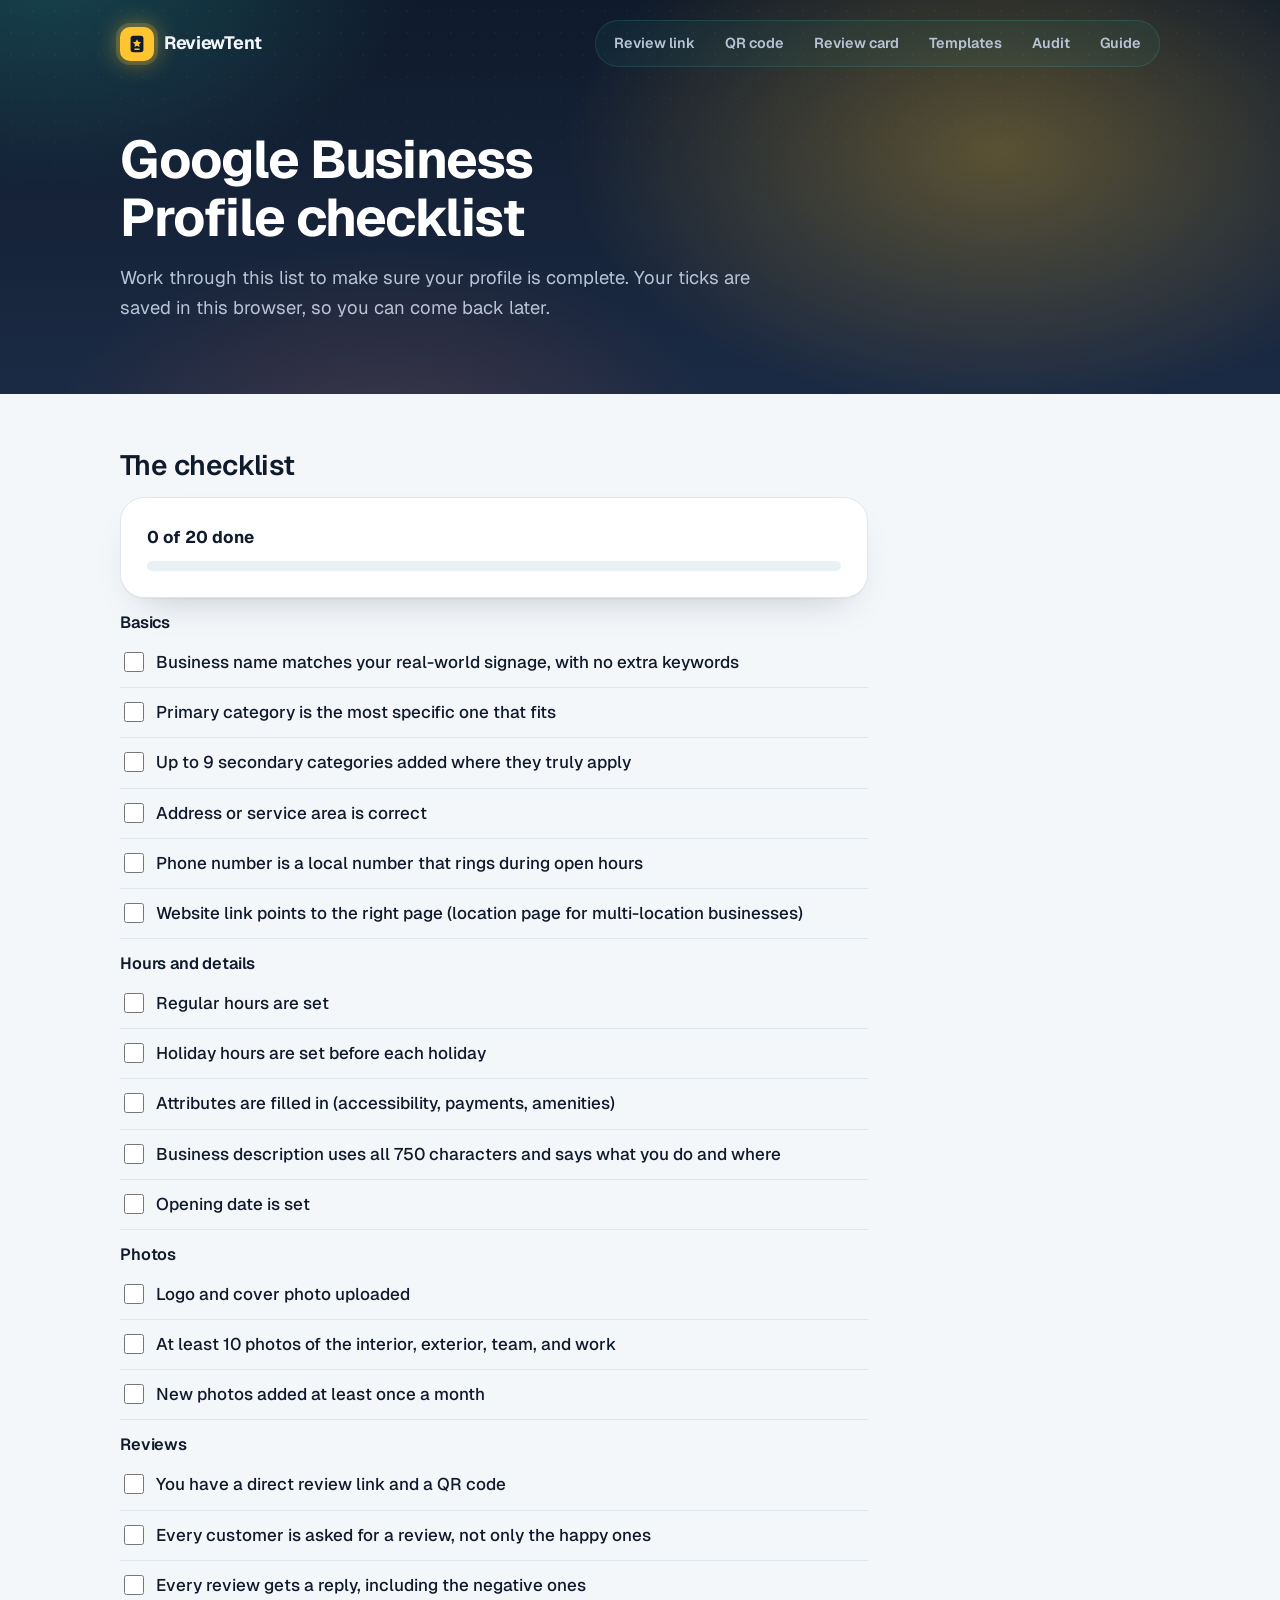
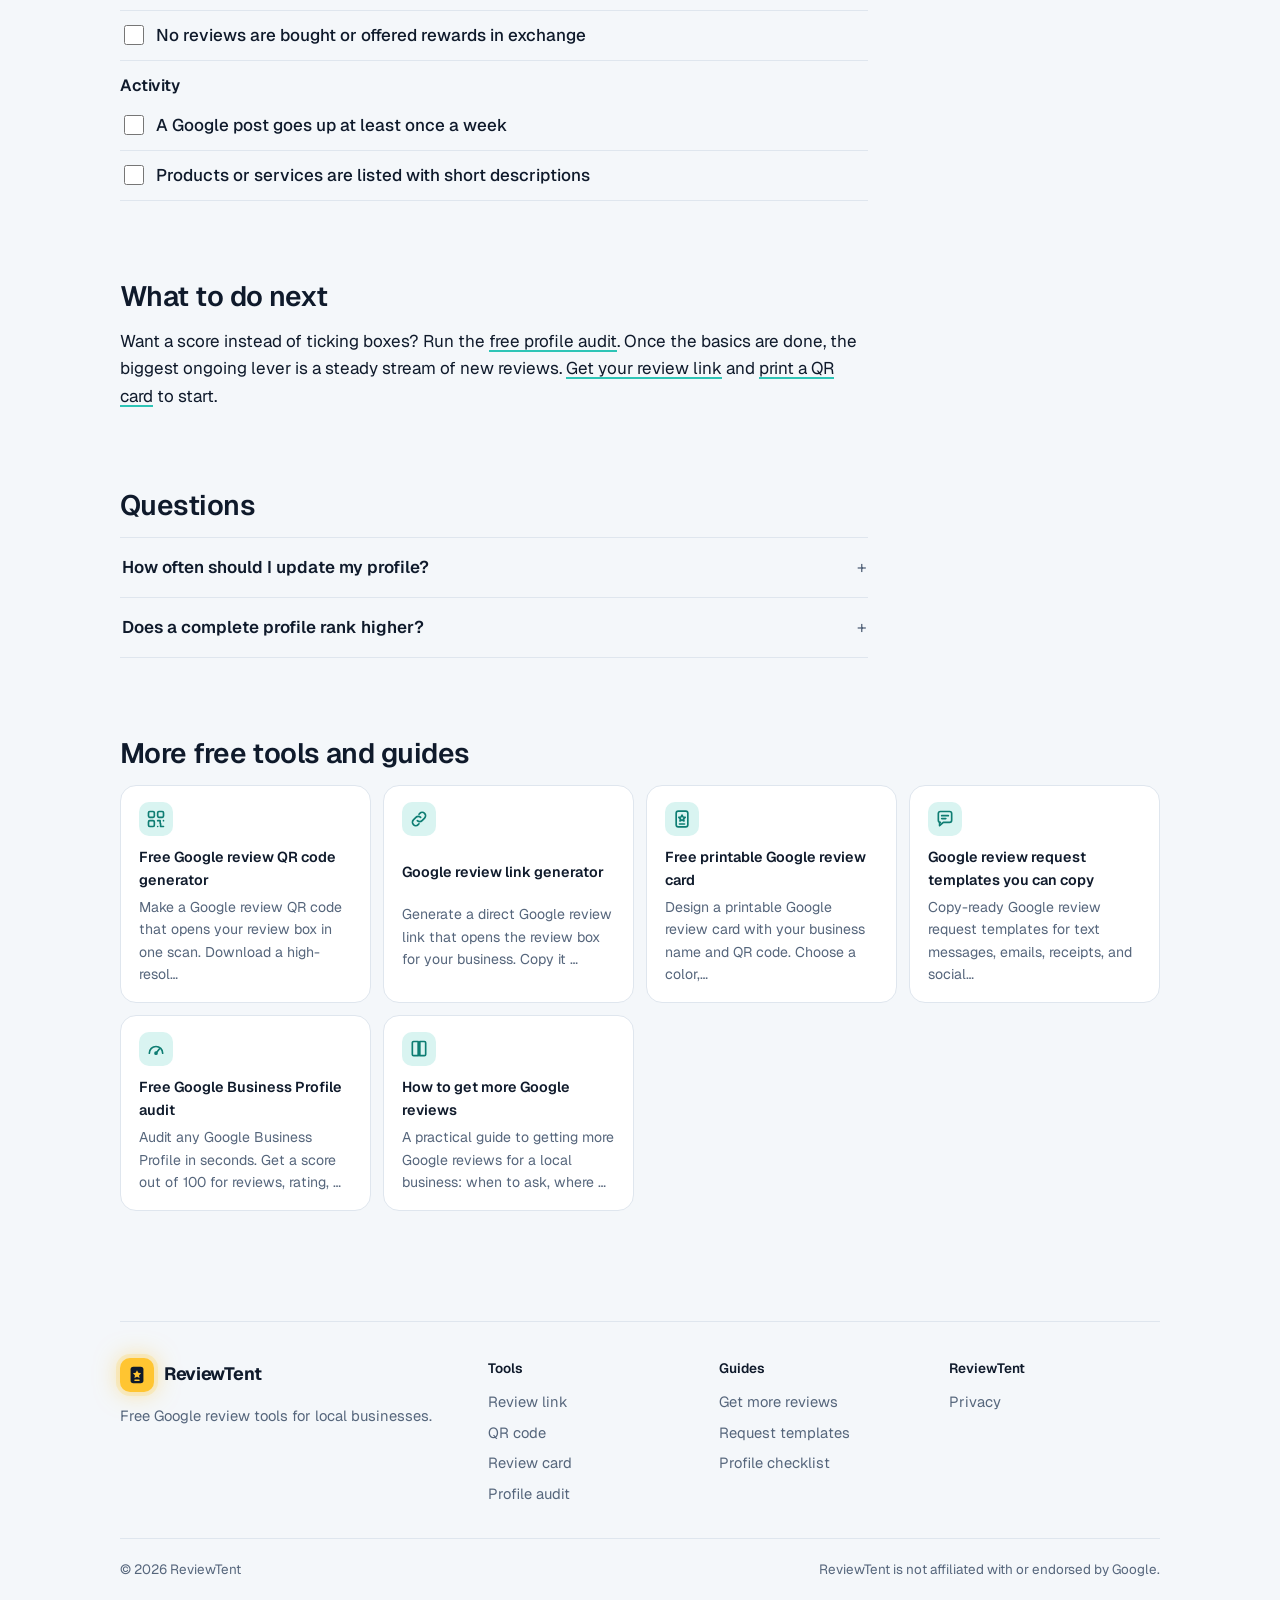
<file: google-business-profile-checklist/index.html>
<!doctype html>
<html lang="en">
<head>
<meta charset="utf-8">
<meta name="viewport" content="width=device-width, initial-scale=1, viewport-fit=cover">
<title>Google Business Profile Checklist (Free, Interactive) | ReviewTent</title>
<meta name="description" content="A free interactive Google Business Profile checklist. Tick off basics, hours, photos, reviews, and activity to make your profile complete.">
<link rel="canonical" href="https://reviewtent.com/google-business-profile-checklist/">
<meta property="og:title" content="Google Business Profile Checklist (Free, Interactive) | ReviewTent">
<meta property="og:description" content="A free interactive Google Business Profile checklist. Tick off basics, hours, photos, reviews, and activity to make your profile complete.">
<meta property="og:url" content="https://reviewtent.com/google-business-profile-checklist/">
<meta property="og:type" content="website">
<link rel="preconnect" href="https://fonts.googleapis.com"><link rel="preconnect" href="https://fonts.gstatic.com" crossorigin><link rel="stylesheet" href="https://fonts.googleapis.com/css2?family=Geist:wght@400;500;600;700;800&family=Geist+Mono:wght@400;500&display=swap">
<link rel="icon" href="../assets/favicon.svg" type="image/svg+xml">
<link rel="stylesheet" href="../assets/style.css">
<script type="application/ld+json">[{"@context": "https://schema.org", "@type": "Article", "headline": "Google Business Profile checklist", "description": "A free interactive Google Business Profile checklist. Tick off basics, hours, photos, reviews, and activity to make your profile complete.", "url": "https://reviewtent.com/google-business-profile-checklist/", "dateModified": "2026-10-07", "publisher": {"@type": "Organization", "name": "ReviewTent"}}, {"@context": "https://schema.org", "@type": "FAQPage", "mainEntity": [{"@type": "Question", "name": "How often should I update my profile?", "acceptedAnswer": {"@type": "Answer", "text": "Check hours before every holiday, add photos monthly, and post at least weekly."}}, {"@type": "Question", "name": "Does a complete profile rank higher?", "acceptedAnswer": {"@type": "Answer", "text": "Google says complete, accurate information helps it match your business to the right searches. Relevance, distance, and prominence all play a part."}}]}]</script>
</head>
<body class="no-app">
<div class="band">
<div class="wrap">
<header class="top">
  <a class="brand" href="../"><span class="pin"><svg viewBox="0 0 24 24" width="22" height="22" aria-hidden="true"><rect x="5" y="3" width="14" height="18" rx="3" fill="currentColor"/><path d="M12 6.8l1.4 2.8 3.1.5-2.25 2.2.53 3.1L12 13.9l-2.78 1.5.53-3.1L7.5 10.1l3.1-.5z" fill="#ffc531"/><rect x="9" y="17" width="6" height="1.6" rx=".8" fill="#ffc531"/></svg></span>ReviewTent</a>
  <nav aria-label="Tools"><a href="../review-link-generator/">Review link</a><a href="../review-qr-code/">QR code</a><a href="../review-card/">Review card</a><a href="../review-request-templates/">Templates</a><a href="../google-business-profile-audit/">Audit</a><a href="../get-more-google-reviews/">Guide</a></nav>
</header>
<div class="hero"><h1>Google Business Profile checklist</h1><p class="lede">Work through this list to make sure your profile is complete. Your ticks are saved in this browser, so you can come back later.</p></div>
</div>
</div>
<main class="wrap">

<div class="content">

<section><h2>The checklist</h2><div class="ckbar panel"><strong id="ck-count">0 of 20 done</strong><div class="meter"><span id="ck-meter"></span></div></div><div class="ckgroup"><h3>Basics</h3><ul class="checklist"><li><input type="checkbox" id="ck-0" data-ck><label for="ck-0">Business name matches your real-world signage, with no extra keywords</label></li><li><input type="checkbox" id="ck-1" data-ck><label for="ck-1">Primary category is the most specific one that fits</label></li><li><input type="checkbox" id="ck-2" data-ck><label for="ck-2">Up to 9 secondary categories added where they truly apply</label></li><li><input type="checkbox" id="ck-3" data-ck><label for="ck-3">Address or service area is correct</label></li><li><input type="checkbox" id="ck-4" data-ck><label for="ck-4">Phone number is a local number that rings during open hours</label></li><li><input type="checkbox" id="ck-5" data-ck><label for="ck-5">Website link points to the right page (location page for multi-location businesses)</label></li></ul></div><div class="ckgroup"><h3>Hours and details</h3><ul class="checklist"><li><input type="checkbox" id="ck-6" data-ck><label for="ck-6">Regular hours are set</label></li><li><input type="checkbox" id="ck-7" data-ck><label for="ck-7">Holiday hours are set before each holiday</label></li><li><input type="checkbox" id="ck-8" data-ck><label for="ck-8">Attributes are filled in (accessibility, payments, amenities)</label></li><li><input type="checkbox" id="ck-9" data-ck><label for="ck-9">Business description uses all 750 characters and says what you do and where</label></li><li><input type="checkbox" id="ck-10" data-ck><label for="ck-10">Opening date is set</label></li></ul></div><div class="ckgroup"><h3>Photos</h3><ul class="checklist"><li><input type="checkbox" id="ck-11" data-ck><label for="ck-11">Logo and cover photo uploaded</label></li><li><input type="checkbox" id="ck-12" data-ck><label for="ck-12">At least 10 photos of the interior, exterior, team, and work</label></li><li><input type="checkbox" id="ck-13" data-ck><label for="ck-13">New photos added at least once a month</label></li></ul></div><div class="ckgroup"><h3>Reviews</h3><ul class="checklist"><li><input type="checkbox" id="ck-14" data-ck><label for="ck-14">You have a direct review link and a QR code</label></li><li><input type="checkbox" id="ck-15" data-ck><label for="ck-15">Every customer is asked for a review, not only the happy ones</label></li><li><input type="checkbox" id="ck-16" data-ck><label for="ck-16">Every review gets a reply, including the negative ones</label></li><li><input type="checkbox" id="ck-17" data-ck><label for="ck-17">No reviews are bought or offered rewards in exchange</label></li></ul></div><div class="ckgroup"><h3>Activity</h3><ul class="checklist"><li><input type="checkbox" id="ck-18" data-ck><label for="ck-18">A Google post goes up at least once a week</label></li><li><input type="checkbox" id="ck-19" data-ck><label for="ck-19">Products or services are listed with short descriptions</label></li></ul></div></section><section><h2>What to do next</h2><p>Want a score instead of ticking boxes? Run the <a href="../google-business-profile-audit/">free profile audit</a>. Once the basics are done, the biggest ongoing lever is a steady stream of new reviews. <a href="../review-link-generator/">Get your review link</a> and <a href="../review-card/">print a QR card</a> to start.</p></section>

<section><h2>Questions</h2><div class="faq"><details><summary>How often should I update my profile?</summary><p>Check hours before every holiday, add photos monthly, and post at least weekly.</p></details><details><summary>Does a complete profile rank higher?</summary><p>Google says complete, accurate information helps it match your business to the right searches. Relevance, distance, and prominence all play a part.</p></details></div></section>
<section><h2>More free tools and guides</h2><div class="related"><a href="../review-qr-code/"><svg class="ic rel-ic" viewBox="0 0 24 24" fill="none" stroke="currentColor" stroke-width="2" stroke-linecap="round" stroke-linejoin="round" aria-hidden="true"><rect x="3" y="3" width="7" height="7" rx="1.5"/><rect x="14" y="3" width="7" height="7" rx="1.5"/><rect x="3" y="14" width="7" height="7" rx="1.5"/><path d="M14 14h3v3M21 14v.01M14 21h.01M17.5 17.5V21H21"/></svg><strong>Free Google review QR code generator</strong><span>Make a Google review QR code that opens your review box in one scan. Download a high-resol&hellip;</span></a><a href="../review-link-generator/"><svg class="ic rel-ic" viewBox="0 0 24 24" fill="none" stroke="currentColor" stroke-width="2" stroke-linecap="round" stroke-linejoin="round" aria-hidden="true"><path d="M10 14a4 4 0 0 0 5.7 0l3-3a4 4 0 0 0-5.7-5.7l-1 1"/><path d="M14 10a4 4 0 0 0-5.7 0l-3 3a4 4 0 0 0 5.7 5.7l1-1"/></svg><strong>Google review link generator</strong><span>Generate a direct Google review link that opens the review box for your business. Copy it &hellip;</span></a><a href="../review-card/"><svg class="ic rel-ic" viewBox="0 0 24 24" fill="none" stroke="currentColor" stroke-width="2" stroke-linecap="round" stroke-linejoin="round" aria-hidden="true"><rect x="5" y="2.5" width="14" height="19" rx="2.5"/><path d="M12 7.2l1.2 2.4 2.6.4-1.9 1.8.5 2.6-2.4-1.3-2.4 1.3.5-2.6-1.9-1.8 2.6-.4z"/><path d="M9 18h6"/></svg><strong>Free printable Google review card</strong><span>Design a printable Google review card with your business name and QR code. Choose a color,&hellip;</span></a><a href="../review-request-templates/"><svg class="ic rel-ic" viewBox="0 0 24 24" fill="none" stroke="currentColor" stroke-width="2" stroke-linecap="round" stroke-linejoin="round" aria-hidden="true"><path d="M4 5.5A2.5 2.5 0 0 1 6.5 3h11A2.5 2.5 0 0 1 20 5.5v8a2.5 2.5 0 0 1-2.5 2.5H10l-4.5 4v-4H6.5A2.5 2.5 0 0 1 4 13.5z"/><path d="M8 8h8M8 11.5h5"/></svg><strong>Google review request templates you can copy</strong><span>Copy-ready Google review request templates for text messages, emails, receipts, and social&hellip;</span></a><a href="../google-business-profile-audit/"><svg class="ic rel-ic" viewBox="0 0 24 24" fill="none" stroke="currentColor" stroke-width="2" stroke-linecap="round" stroke-linejoin="round" aria-hidden="true"><path d="M4 17a8 8 0 1 1 16 0"/><path d="M12 17l4-5"/><circle cx="12" cy="17" r="1.2"/></svg><strong>Free Google Business Profile audit</strong><span>Audit any Google Business Profile in seconds. Get a score out of 100 for reviews, rating, &hellip;</span></a><a href="../get-more-google-reviews/"><svg class="ic rel-ic" viewBox="0 0 24 24" fill="none" stroke="currentColor" stroke-width="2" stroke-linecap="round" stroke-linejoin="round" aria-hidden="true"><path d="M4 4.5A1.5 1.5 0 0 1 5.5 3H11v17H5.5A1.5 1.5 0 0 1 4 18.5z"/><path d="M20 4.5A1.5 1.5 0 0 0 18.5 3H13v17h5.5a1.5 1.5 0 0 0 1.5-1.5z"/></svg><strong>How to get more Google reviews</strong><span>A practical guide to getting more Google reviews for a local business: when to ask, where &hellip;</span></a></div></section>
</div>
</main>
<footer class="wrap">
<div class="foot">
  <div class="foot-brand">
    <a class="brand" href="../"><span class="pin"><svg viewBox="0 0 24 24" width="22" height="22" aria-hidden="true"><rect x="5" y="3" width="14" height="18" rx="3" fill="currentColor"/><path d="M12 6.8l1.4 2.8 3.1.5-2.25 2.2.53 3.1L12 13.9l-2.78 1.5.53-3.1L7.5 10.1l3.1-.5z" fill="#ffc531"/><rect x="9" y="17" width="6" height="1.6" rx=".8" fill="#ffc531"/></svg></span>ReviewTent</a>
    <p>Free Google review tools for local businesses.</p>
  </div>
  <div class="foot-cols">
    <div><h4>Tools</h4><a href="../review-link-generator/">Review link</a><a href="../review-qr-code/">QR code</a><a href="../review-card/">Review card</a><a href="../google-business-profile-audit/">Profile audit</a></div>
    <div><h4>Guides</h4><a href="../get-more-google-reviews/">Get more reviews</a><a href="../review-request-templates/">Request templates</a><a href="../google-business-profile-checklist/">Profile checklist</a></div>
    <div><h4>ReviewTent</h4><a href="../privacy/">Privacy</a></div>
  </div>
  <p class="foot-bottom"><span>&copy; 2026 ReviewTent</span><span>ReviewTent is not affiliated with or endorsed by Google.</span></p>
</div>
</footer>
<script>
(function(){
  var boxes=[].slice.call(document.querySelectorAll('[data-ck]')),key='starask-checklist';
  try{var saved=JSON.parse(localStorage.getItem(key)||'[]');boxes.forEach(function(b,i){b.checked=!!saved[i];});}catch(e){}
  function update(){var d=boxes.filter(function(b){return b.checked;}).length;
    document.getElementById('ck-count').textContent=d+' of '+boxes.length+' done';
    document.getElementById('ck-meter').style.width=(100*d/boxes.length)+'%';
    try{localStorage.setItem(key,JSON.stringify(boxes.map(function(b){return b.checked;})));}catch(e){}}
  boxes.forEach(function(b){b.addEventListener('change',update);});update();
})();
</script>
</body>
</html>
</file>
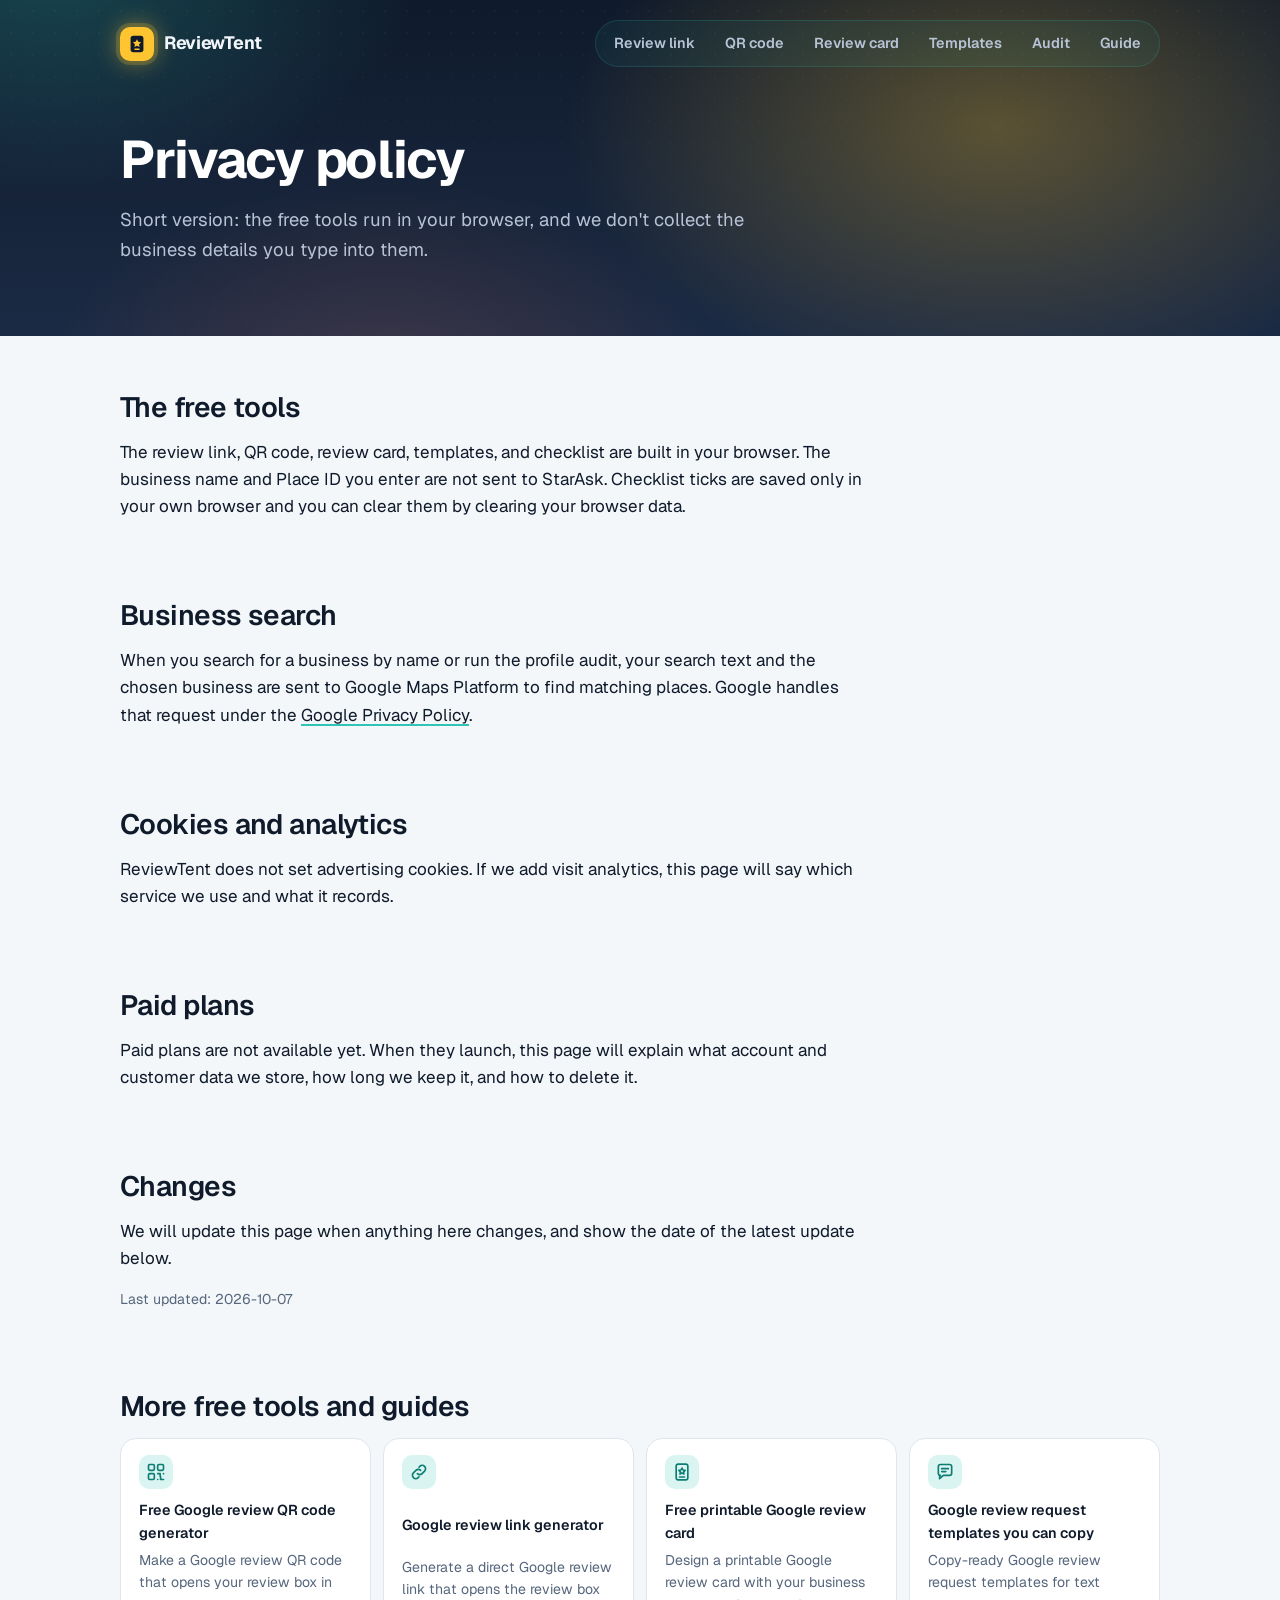
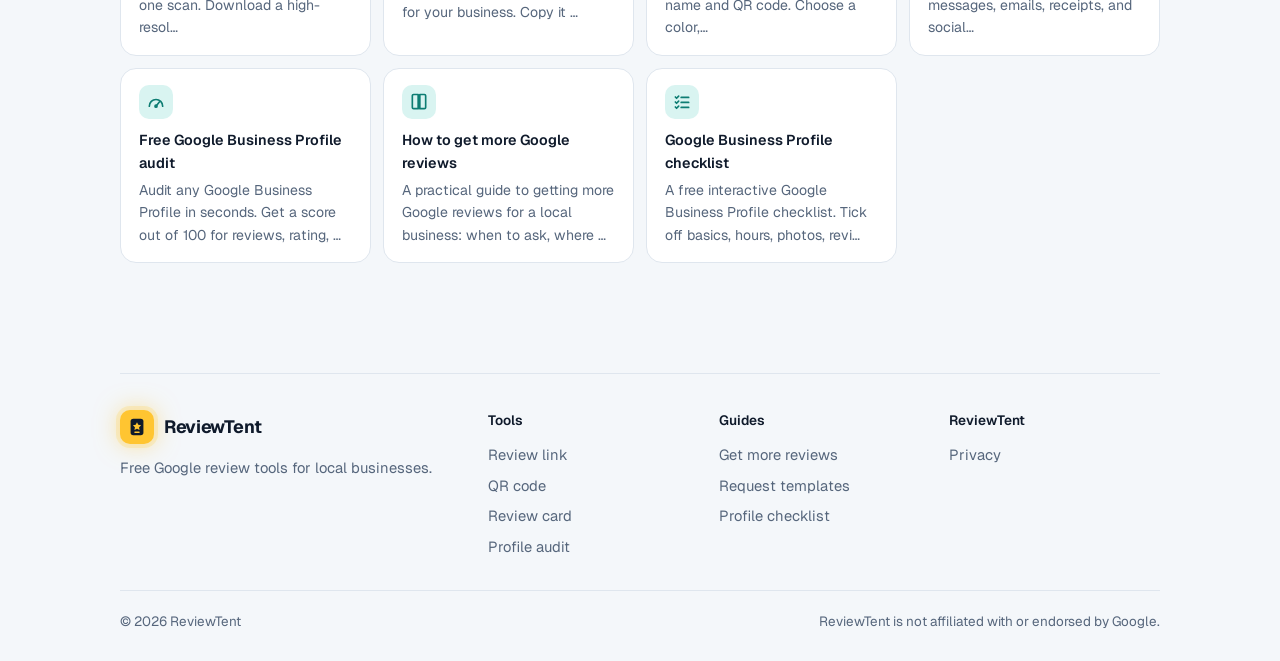
<file: privacy/index.html>
<!doctype html>
<html lang="en">
<head>
<meta charset="utf-8">
<meta name="viewport" content="width=device-width, initial-scale=1, viewport-fit=cover">
<title>Privacy Policy | ReviewTent</title>
<meta name="description" content="How ReviewTent handles your information. The free tools run in your browser and do not send us the details you type.">
<link rel="canonical" href="https://reviewtent.com/privacy/">
<meta property="og:title" content="Privacy Policy | ReviewTent">
<meta property="og:description" content="How ReviewTent handles your information. The free tools run in your browser and do not send us the details you type.">
<meta property="og:url" content="https://reviewtent.com/privacy/">
<meta property="og:type" content="website">
<link rel="preconnect" href="https://fonts.googleapis.com"><link rel="preconnect" href="https://fonts.gstatic.com" crossorigin><link rel="stylesheet" href="https://fonts.googleapis.com/css2?family=Geist:wght@400;500;600;700;800&family=Geist+Mono:wght@400;500&display=swap">
<link rel="icon" href="../assets/favicon.svg" type="image/svg+xml">
<link rel="stylesheet" href="../assets/style.css">
<script type="application/ld+json">[{"@context": "https://schema.org", "@type": "Article", "headline": "Privacy policy", "description": "How ReviewTent handles your information. The free tools run in your browser and do not send us the details you type.", "url": "https://reviewtent.com/privacy/", "dateModified": "2026-10-07", "publisher": {"@type": "Organization", "name": "ReviewTent"}}, {"@context": "https://schema.org", "@type": "FAQPage", "mainEntity": []}]</script>
</head>
<body class="no-app">
<div class="band">
<div class="wrap">
<header class="top">
  <a class="brand" href="../"><span class="pin"><svg viewBox="0 0 24 24" width="22" height="22" aria-hidden="true"><rect x="5" y="3" width="14" height="18" rx="3" fill="currentColor"/><path d="M12 6.8l1.4 2.8 3.1.5-2.25 2.2.53 3.1L12 13.9l-2.78 1.5.53-3.1L7.5 10.1l3.1-.5z" fill="#ffc531"/><rect x="9" y="17" width="6" height="1.6" rx=".8" fill="#ffc531"/></svg></span>ReviewTent</a>
  <nav aria-label="Tools"><a href="../review-link-generator/">Review link</a><a href="../review-qr-code/">QR code</a><a href="../review-card/">Review card</a><a href="../review-request-templates/">Templates</a><a href="../google-business-profile-audit/">Audit</a><a href="../get-more-google-reviews/">Guide</a></nav>
</header>
<div class="hero"><h1>Privacy policy</h1><p class="lede">Short version: the free tools run in your browser, and we don&#x27;t collect the business details you type into them.</p></div>
</div>
</div>
<main class="wrap">

<div class="content">

<section><h2>The free tools</h2><p>The review link, QR code, review card, templates, and checklist are built in your browser. The business name and Place ID you enter are not sent to StarAsk. Checklist ticks are saved only in your own browser and you can clear them by clearing your browser data.</p></section><section><h2>Business search</h2><p>When you search for a business by name or run the profile audit, your search text and the chosen business are sent to Google Maps Platform to find matching places. Google handles that request under the <a href="https://policies.google.com/privacy" target="_blank" rel="noopener">Google Privacy Policy</a>.</p></section><section><h2>Cookies and analytics</h2><p>ReviewTent does not set advertising cookies. If we add visit analytics, this page will say which service we use and what it records.</p></section><section><h2>Paid plans</h2><p>Paid plans are not available yet. When they launch, this page will explain what account and customer data we store, how long we keep it, and how to delete it.</p></section><section><h2>Changes</h2><p>We will update this page when anything here changes, and show the date of the latest update below.</p><p class="hint">Last updated: 2026-10-07</p></section>


<section><h2>More free tools and guides</h2><div class="related"><a href="../review-qr-code/"><svg class="ic rel-ic" viewBox="0 0 24 24" fill="none" stroke="currentColor" stroke-width="2" stroke-linecap="round" stroke-linejoin="round" aria-hidden="true"><rect x="3" y="3" width="7" height="7" rx="1.5"/><rect x="14" y="3" width="7" height="7" rx="1.5"/><rect x="3" y="14" width="7" height="7" rx="1.5"/><path d="M14 14h3v3M21 14v.01M14 21h.01M17.5 17.5V21H21"/></svg><strong>Free Google review QR code generator</strong><span>Make a Google review QR code that opens your review box in one scan. Download a high-resol&hellip;</span></a><a href="../review-link-generator/"><svg class="ic rel-ic" viewBox="0 0 24 24" fill="none" stroke="currentColor" stroke-width="2" stroke-linecap="round" stroke-linejoin="round" aria-hidden="true"><path d="M10 14a4 4 0 0 0 5.7 0l3-3a4 4 0 0 0-5.7-5.7l-1 1"/><path d="M14 10a4 4 0 0 0-5.7 0l-3 3a4 4 0 0 0 5.7 5.7l1-1"/></svg><strong>Google review link generator</strong><span>Generate a direct Google review link that opens the review box for your business. Copy it &hellip;</span></a><a href="../review-card/"><svg class="ic rel-ic" viewBox="0 0 24 24" fill="none" stroke="currentColor" stroke-width="2" stroke-linecap="round" stroke-linejoin="round" aria-hidden="true"><rect x="5" y="2.5" width="14" height="19" rx="2.5"/><path d="M12 7.2l1.2 2.4 2.6.4-1.9 1.8.5 2.6-2.4-1.3-2.4 1.3.5-2.6-1.9-1.8 2.6-.4z"/><path d="M9 18h6"/></svg><strong>Free printable Google review card</strong><span>Design a printable Google review card with your business name and QR code. Choose a color,&hellip;</span></a><a href="../review-request-templates/"><svg class="ic rel-ic" viewBox="0 0 24 24" fill="none" stroke="currentColor" stroke-width="2" stroke-linecap="round" stroke-linejoin="round" aria-hidden="true"><path d="M4 5.5A2.5 2.5 0 0 1 6.5 3h11A2.5 2.5 0 0 1 20 5.5v8a2.5 2.5 0 0 1-2.5 2.5H10l-4.5 4v-4H6.5A2.5 2.5 0 0 1 4 13.5z"/><path d="M8 8h8M8 11.5h5"/></svg><strong>Google review request templates you can copy</strong><span>Copy-ready Google review request templates for text messages, emails, receipts, and social&hellip;</span></a><a href="../google-business-profile-audit/"><svg class="ic rel-ic" viewBox="0 0 24 24" fill="none" stroke="currentColor" stroke-width="2" stroke-linecap="round" stroke-linejoin="round" aria-hidden="true"><path d="M4 17a8 8 0 1 1 16 0"/><path d="M12 17l4-5"/><circle cx="12" cy="17" r="1.2"/></svg><strong>Free Google Business Profile audit</strong><span>Audit any Google Business Profile in seconds. Get a score out of 100 for reviews, rating, &hellip;</span></a><a href="../get-more-google-reviews/"><svg class="ic rel-ic" viewBox="0 0 24 24" fill="none" stroke="currentColor" stroke-width="2" stroke-linecap="round" stroke-linejoin="round" aria-hidden="true"><path d="M4 4.5A1.5 1.5 0 0 1 5.5 3H11v17H5.5A1.5 1.5 0 0 1 4 18.5z"/><path d="M20 4.5A1.5 1.5 0 0 0 18.5 3H13v17h5.5a1.5 1.5 0 0 0 1.5-1.5z"/></svg><strong>How to get more Google reviews</strong><span>A practical guide to getting more Google reviews for a local business: when to ask, where &hellip;</span></a><a href="../google-business-profile-checklist/"><svg class="ic rel-ic" viewBox="0 0 24 24" fill="none" stroke="currentColor" stroke-width="2" stroke-linecap="round" stroke-linejoin="round" aria-hidden="true"><path d="M4 6l1.5 1.5L8 5M4 12l1.5 1.5L8 11M4 18l1.5 1.5L8 17"/><path d="M11 6.5h9M11 12.5h9M11 18.5h9"/></svg><strong>Google Business Profile checklist</strong><span>A free interactive Google Business Profile checklist. Tick off basics, hours, photos, revi&hellip;</span></a></div></section>
</div>
</main>
<footer class="wrap">
<div class="foot">
  <div class="foot-brand">
    <a class="brand" href="../"><span class="pin"><svg viewBox="0 0 24 24" width="22" height="22" aria-hidden="true"><rect x="5" y="3" width="14" height="18" rx="3" fill="currentColor"/><path d="M12 6.8l1.4 2.8 3.1.5-2.25 2.2.53 3.1L12 13.9l-2.78 1.5.53-3.1L7.5 10.1l3.1-.5z" fill="#ffc531"/><rect x="9" y="17" width="6" height="1.6" rx=".8" fill="#ffc531"/></svg></span>ReviewTent</a>
    <p>Free Google review tools for local businesses.</p>
  </div>
  <div class="foot-cols">
    <div><h4>Tools</h4><a href="../review-link-generator/">Review link</a><a href="../review-qr-code/">QR code</a><a href="../review-card/">Review card</a><a href="../google-business-profile-audit/">Profile audit</a></div>
    <div><h4>Guides</h4><a href="../get-more-google-reviews/">Get more reviews</a><a href="../review-request-templates/">Request templates</a><a href="../google-business-profile-checklist/">Profile checklist</a></div>
    <div><h4>ReviewTent</h4><a href="../privacy/">Privacy</a></div>
  </div>
  <p class="foot-bottom"><span>&copy; 2026 ReviewTent</span><span>ReviewTent is not affiliated with or endorsed by Google.</span></p>
</div>
</footer>

</body>
</html>
</file>
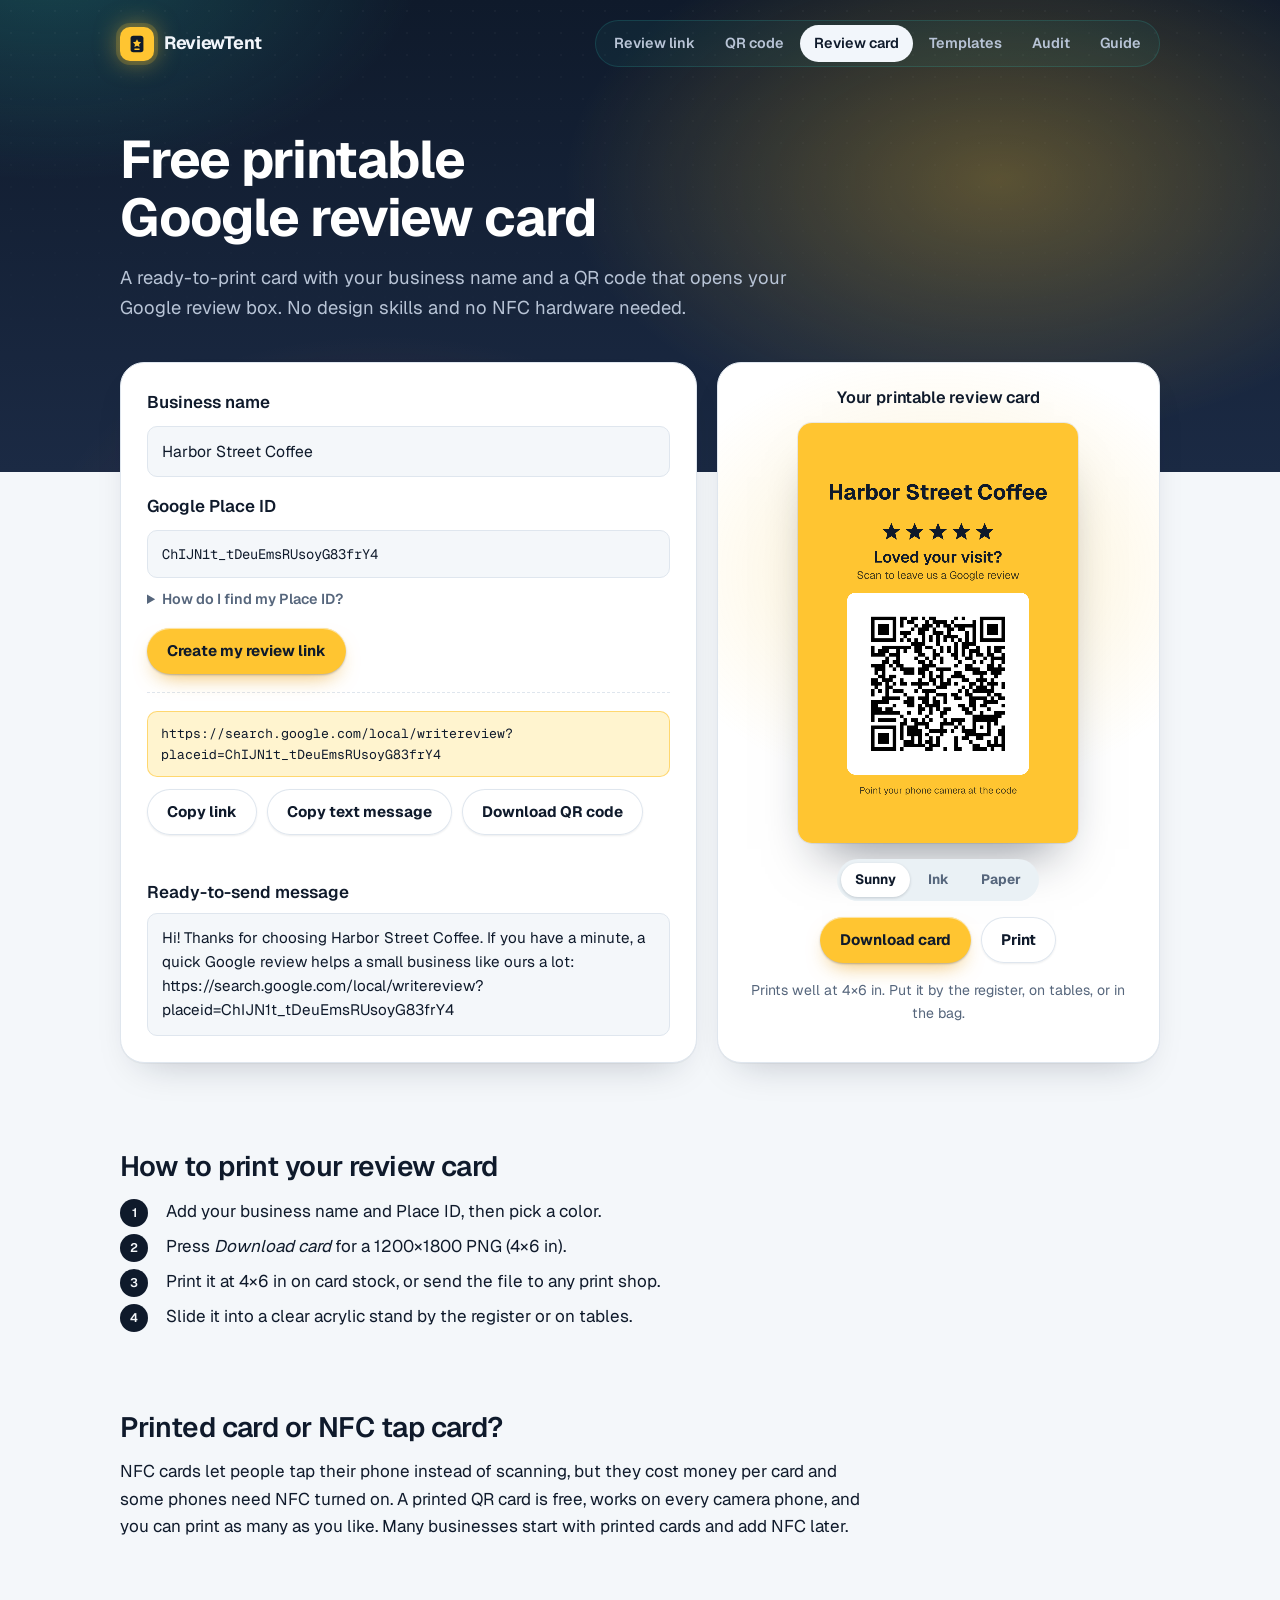
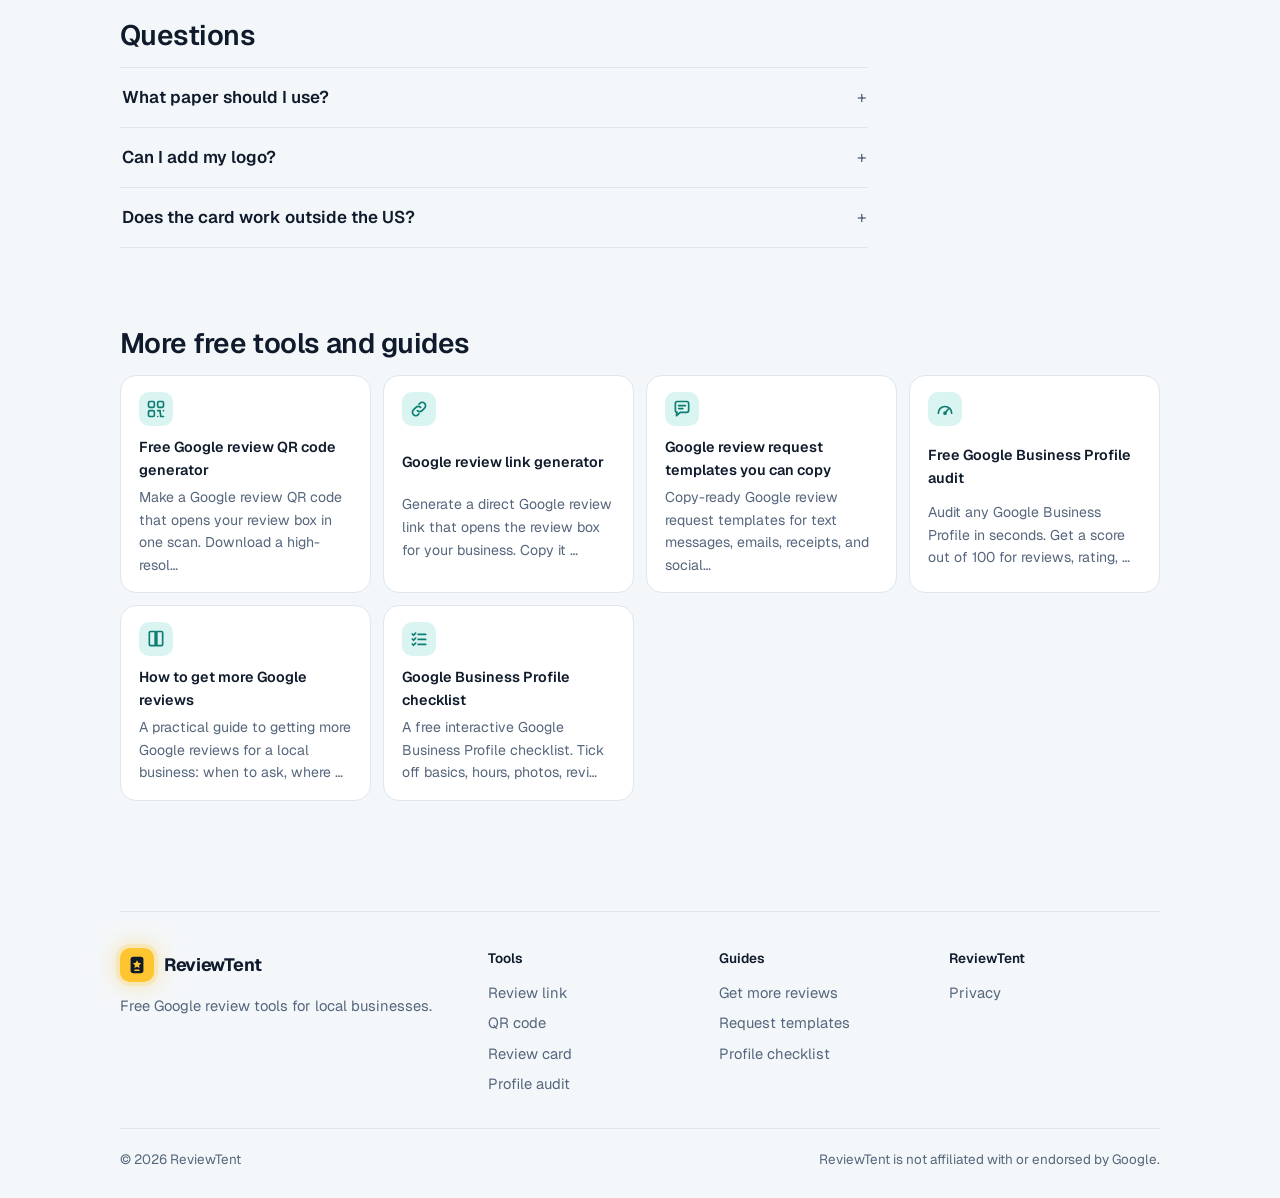
<file: review-card/index.html>
<!doctype html>
<html lang="en">
<head>
<meta charset="utf-8">
<meta name="viewport" content="width=device-width, initial-scale=1, viewport-fit=cover">
<title>Free Printable Google Review Card with QR Code | ReviewTent</title>
<meta name="description" content="Design a printable Google review card with your business name and QR code. Choose a color, download a print-ready PNG, and put it by the register.">
<link rel="canonical" href="https://reviewtent.com/review-card/">
<meta property="og:title" content="Free Printable Google Review Card with QR Code | ReviewTent">
<meta property="og:description" content="Design a printable Google review card with your business name and QR code. Choose a color, download a print-ready PNG, and put it by the register.">
<meta property="og:url" content="https://reviewtent.com/review-card/">
<meta property="og:type" content="website">
<link rel="preconnect" href="https://fonts.googleapis.com"><link rel="preconnect" href="https://fonts.gstatic.com" crossorigin><link rel="stylesheet" href="https://fonts.googleapis.com/css2?family=Geist:wght@400;500;600;700;800&family=Geist+Mono:wght@400;500&display=swap">
<link rel="icon" href="../assets/favicon.svg" type="image/svg+xml">
<link rel="stylesheet" href="../assets/style.css">
<script type="application/ld+json">[{"@context": "https://schema.org", "@type": "WebApplication", "name": "ReviewTent", "url": "https://reviewtent.com/review-card/", "applicationCategory": "BusinessApplication", "operatingSystem": "Any", "offers": {"@type": "Offer", "price": "0", "priceCurrency": "USD"}, "description": "Design a printable Google review card with your business name and QR code. Choose a color, download a print-ready PNG, and put it by the register."}, {"@context": "https://schema.org", "@type": "FAQPage", "mainEntity": [{"@type": "Question", "name": "What paper should I use?", "acceptedAnswer": {"@type": "Answer", "text": "Matte card stock around 300 gsm (110 lb cover) holds up well and avoids glare when people scan."}}, {"@type": "Question", "name": "Can I add my logo?", "acceptedAnswer": {"@type": "Answer", "text": "Logo upload is coming in the Business plan. For now the card uses your business name."}}, {"@type": "Question", "name": "Does the card work outside the US?", "acceptedAnswer": {"@type": "Answer", "text": "Yes. Google review links work in every country where Google Business Profiles exist."}}]}]</script>
</head>
<body class="has-app">
<div class="band">
<div class="wrap">
<header class="top">
  <a class="brand" href="../"><span class="pin"><svg viewBox="0 0 24 24" width="22" height="22" aria-hidden="true"><rect x="5" y="3" width="14" height="18" rx="3" fill="currentColor"/><path d="M12 6.8l1.4 2.8 3.1.5-2.25 2.2.53 3.1L12 13.9l-2.78 1.5.53-3.1L7.5 10.1l3.1-.5z" fill="#ffc531"/><rect x="9" y="17" width="6" height="1.6" rx=".8" fill="#ffc531"/></svg></span>ReviewTent</a>
  <nav aria-label="Tools"><a href="../review-link-generator/">Review link</a><a href="../review-qr-code/">QR code</a><a href="../review-card/" aria-current="page">Review card</a><a href="../review-request-templates/">Templates</a><a href="../google-business-profile-audit/">Audit</a><a href="../get-more-google-reviews/">Guide</a></nav>
</header>
<div class="hero"><h1>Free printable Google review card</h1><p class="lede">A ready-to-print card with your business name and a QR code that opens your Google review box. No design skills and no NFC hardware needed.</p></div>
</div>
</div>
<main class="wrap">

<div class="tool" id="tool">
  <div class="panel toolform">
    <div class="field search" data-sa="search" hidden>
      <label for="sa-search">Find your business</label>
      <div class="combo">
        <input type="text" id="sa-search" data-sa="search-input" placeholder="Business name and city, e.g. Joe's Pizza Austin"
               autocomplete="off" spellcheck="false" role="combobox" aria-autocomplete="list" aria-expanded="false" aria-controls="sa-results">
        <ul class="results" id="sa-results" data-sa="results" role="listbox" hidden></ul>
      </div>
      <p class="hint" data-sa="picked" hidden></p>
    </div>
    <div class="field">
      <label for="sa-name">Business name</label>
      <input type="text" id="sa-name" data-sa="name" value="Harbor Street Coffee" autocomplete="organization">
    </div>
    <div class="field" data-sa="manual">
      <label for="sa-placeid">Google Place ID</label>
      <input type="text" id="sa-placeid" class="mono" data-sa="placeid" value="ChIJN1t_tDeuEmsRUsoyG83frY4" autocomplete="off" spellcheck="false">
      <details class="howto">
        <summary>How do I find my Place ID?</summary>
        <ol>
          <li>Open Google&rsquo;s free <a href="https://developers.google.com/maps/documentation/javascript/examples/places-placeid-finder" target="_blank" rel="noopener">Place ID Finder</a>.</li>
          <li>Type your business name and pick it from the list.</li>
          <li>Copy the ID that appears on the map (it starts with &ldquo;ChIJ&rdquo;) and paste it here.</li>
        </ol>
      </details>
    </div>
    <div class="row"><button type="button" data-sa="go">Create my review link</button></div>
    <p class="err" data-sa="error" hidden></p>
    <div class="out" data-sa="output">
      <div class="linkbox" data-sa="link"></div>
      <div class="row">
        <button type="button" class="ghost" data-sa="copy-link">Copy link</button>
        <button type="button" class="ghost" data-sa="copy-msg">Copy text message</button>
        <button type="button" class="ghost" data-sa="dl-qr">Download QR code</button>
      </div>
      <p class="status" data-sa="status" role="status"></p>
      <div>
        <label>Ready-to-send message</label>
        <div class="msg" data-sa="message"></div>
      </div>
    </div>
  </div>
  <div class="panel cardside">
    <h3 class="no-print">Your printable review card</h3>
    <canvas data-sa="card" width="1200" height="1800" aria-label="Printable review card with QR code"></canvas>
    <div class="tabs no-print" role="group" aria-label="Card color">
      <button type="button" data-sa-theme="sunny" aria-pressed="true">Sunny</button>
      <button type="button" data-sa-theme="ink" aria-pressed="false">Ink</button>
      <button type="button" data-sa-theme="paper" aria-pressed="false">Paper</button>
    </div>
    <div class="row no-print" style="justify-content:center">
      <button type="button" data-sa="dl-card">Download card</button>
      <button type="button" class="ghost" data-sa="print">Print</button>
    </div>
    <p class="hint no-print">Prints well at 4&times;6 in. Put it by the register, on tables, or in the bag.</p>
  </div>
</div>
<div class="content">

<section><h2>How to print your review card</h2><ol class="steps"><li><span>Add your business name and Place ID, then pick a color.</span></li><li><span>Press <em>Download card</em> for a 1200&times;1800 PNG (4&times;6 in).</span></li><li><span>Print it at 4&times;6 in on card stock, or send the file to any print shop.</span></li><li><span>Slide it into a clear acrylic stand by the register or on tables.</span></li></ol></section><section><h2>Printed card or NFC tap card?</h2><p>NFC cards let people tap their phone instead of scanning, but they cost money per card and some phones need NFC turned on. A printed QR card is free, works on every camera phone, and you can print as many as you like. Many businesses start with printed cards and add NFC later.</p></section>

<section><h2>Questions</h2><div class="faq"><details><summary>What paper should I use?</summary><p>Matte card stock around 300 gsm (110 lb cover) holds up well and avoids glare when people scan.</p></details><details><summary>Can I add my logo?</summary><p>Logo upload is coming in the Business plan. For now the card uses your business name.</p></details><details><summary>Does the card work outside the US?</summary><p>Yes. Google review links work in every country where Google Business Profiles exist.</p></details></div></section>
<section><h2>More free tools and guides</h2><div class="related"><a href="../review-qr-code/"><svg class="ic rel-ic" viewBox="0 0 24 24" fill="none" stroke="currentColor" stroke-width="2" stroke-linecap="round" stroke-linejoin="round" aria-hidden="true"><rect x="3" y="3" width="7" height="7" rx="1.5"/><rect x="14" y="3" width="7" height="7" rx="1.5"/><rect x="3" y="14" width="7" height="7" rx="1.5"/><path d="M14 14h3v3M21 14v.01M14 21h.01M17.5 17.5V21H21"/></svg><strong>Free Google review QR code generator</strong><span>Make a Google review QR code that opens your review box in one scan. Download a high-resol&hellip;</span></a><a href="../review-link-generator/"><svg class="ic rel-ic" viewBox="0 0 24 24" fill="none" stroke="currentColor" stroke-width="2" stroke-linecap="round" stroke-linejoin="round" aria-hidden="true"><path d="M10 14a4 4 0 0 0 5.7 0l3-3a4 4 0 0 0-5.7-5.7l-1 1"/><path d="M14 10a4 4 0 0 0-5.7 0l-3 3a4 4 0 0 0 5.7 5.7l1-1"/></svg><strong>Google review link generator</strong><span>Generate a direct Google review link that opens the review box for your business. Copy it &hellip;</span></a><a href="../review-request-templates/"><svg class="ic rel-ic" viewBox="0 0 24 24" fill="none" stroke="currentColor" stroke-width="2" stroke-linecap="round" stroke-linejoin="round" aria-hidden="true"><path d="M4 5.5A2.5 2.5 0 0 1 6.5 3h11A2.5 2.5 0 0 1 20 5.5v8a2.5 2.5 0 0 1-2.5 2.5H10l-4.5 4v-4H6.5A2.5 2.5 0 0 1 4 13.5z"/><path d="M8 8h8M8 11.5h5"/></svg><strong>Google review request templates you can copy</strong><span>Copy-ready Google review request templates for text messages, emails, receipts, and social&hellip;</span></a><a href="../google-business-profile-audit/"><svg class="ic rel-ic" viewBox="0 0 24 24" fill="none" stroke="currentColor" stroke-width="2" stroke-linecap="round" stroke-linejoin="round" aria-hidden="true"><path d="M4 17a8 8 0 1 1 16 0"/><path d="M12 17l4-5"/><circle cx="12" cy="17" r="1.2"/></svg><strong>Free Google Business Profile audit</strong><span>Audit any Google Business Profile in seconds. Get a score out of 100 for reviews, rating, &hellip;</span></a><a href="../get-more-google-reviews/"><svg class="ic rel-ic" viewBox="0 0 24 24" fill="none" stroke="currentColor" stroke-width="2" stroke-linecap="round" stroke-linejoin="round" aria-hidden="true"><path d="M4 4.5A1.5 1.5 0 0 1 5.5 3H11v17H5.5A1.5 1.5 0 0 1 4 18.5z"/><path d="M20 4.5A1.5 1.5 0 0 0 18.5 3H13v17h5.5a1.5 1.5 0 0 0 1.5-1.5z"/></svg><strong>How to get more Google reviews</strong><span>A practical guide to getting more Google reviews for a local business: when to ask, where &hellip;</span></a><a href="../google-business-profile-checklist/"><svg class="ic rel-ic" viewBox="0 0 24 24" fill="none" stroke="currentColor" stroke-width="2" stroke-linecap="round" stroke-linejoin="round" aria-hidden="true"><path d="M4 6l1.5 1.5L8 5M4 12l1.5 1.5L8 11M4 18l1.5 1.5L8 17"/><path d="M11 6.5h9M11 12.5h9M11 18.5h9"/></svg><strong>Google Business Profile checklist</strong><span>A free interactive Google Business Profile checklist. Tick off basics, hours, photos, revi&hellip;</span></a></div></section>
</div>
</main>
<footer class="wrap">
<div class="foot">
  <div class="foot-brand">
    <a class="brand" href="../"><span class="pin"><svg viewBox="0 0 24 24" width="22" height="22" aria-hidden="true"><rect x="5" y="3" width="14" height="18" rx="3" fill="currentColor"/><path d="M12 6.8l1.4 2.8 3.1.5-2.25 2.2.53 3.1L12 13.9l-2.78 1.5.53-3.1L7.5 10.1l3.1-.5z" fill="#ffc531"/><rect x="9" y="17" width="6" height="1.6" rx=".8" fill="#ffc531"/></svg></span>ReviewTent</a>
    <p>Free Google review tools for local businesses.</p>
  </div>
  <div class="foot-cols">
    <div><h4>Tools</h4><a href="../review-link-generator/">Review link</a><a href="../review-qr-code/">QR code</a><a href="../review-card/">Review card</a><a href="../google-business-profile-audit/">Profile audit</a></div>
    <div><h4>Guides</h4><a href="../get-more-google-reviews/">Get more reviews</a><a href="../review-request-templates/">Request templates</a><a href="../google-business-profile-checklist/">Profile checklist</a></div>
    <div><h4>ReviewTent</h4><a href="../privacy/">Privacy</a></div>
  </div>
  <p class="foot-bottom"><span>&copy; 2026 ReviewTent</span><span>ReviewTent is not affiliated with or endorsed by Google.</span></p>
</div>
</footer>
<script src="../assets/config.js"></script>
<script src="../assets/places.js"></script>
<script src="../assets/qrcode.js"></script>
<script src="../assets/tool.js"></script>
<script>StarAsk.mount(document.getElementById('tool'));</script>
</body>
</html>
</file>
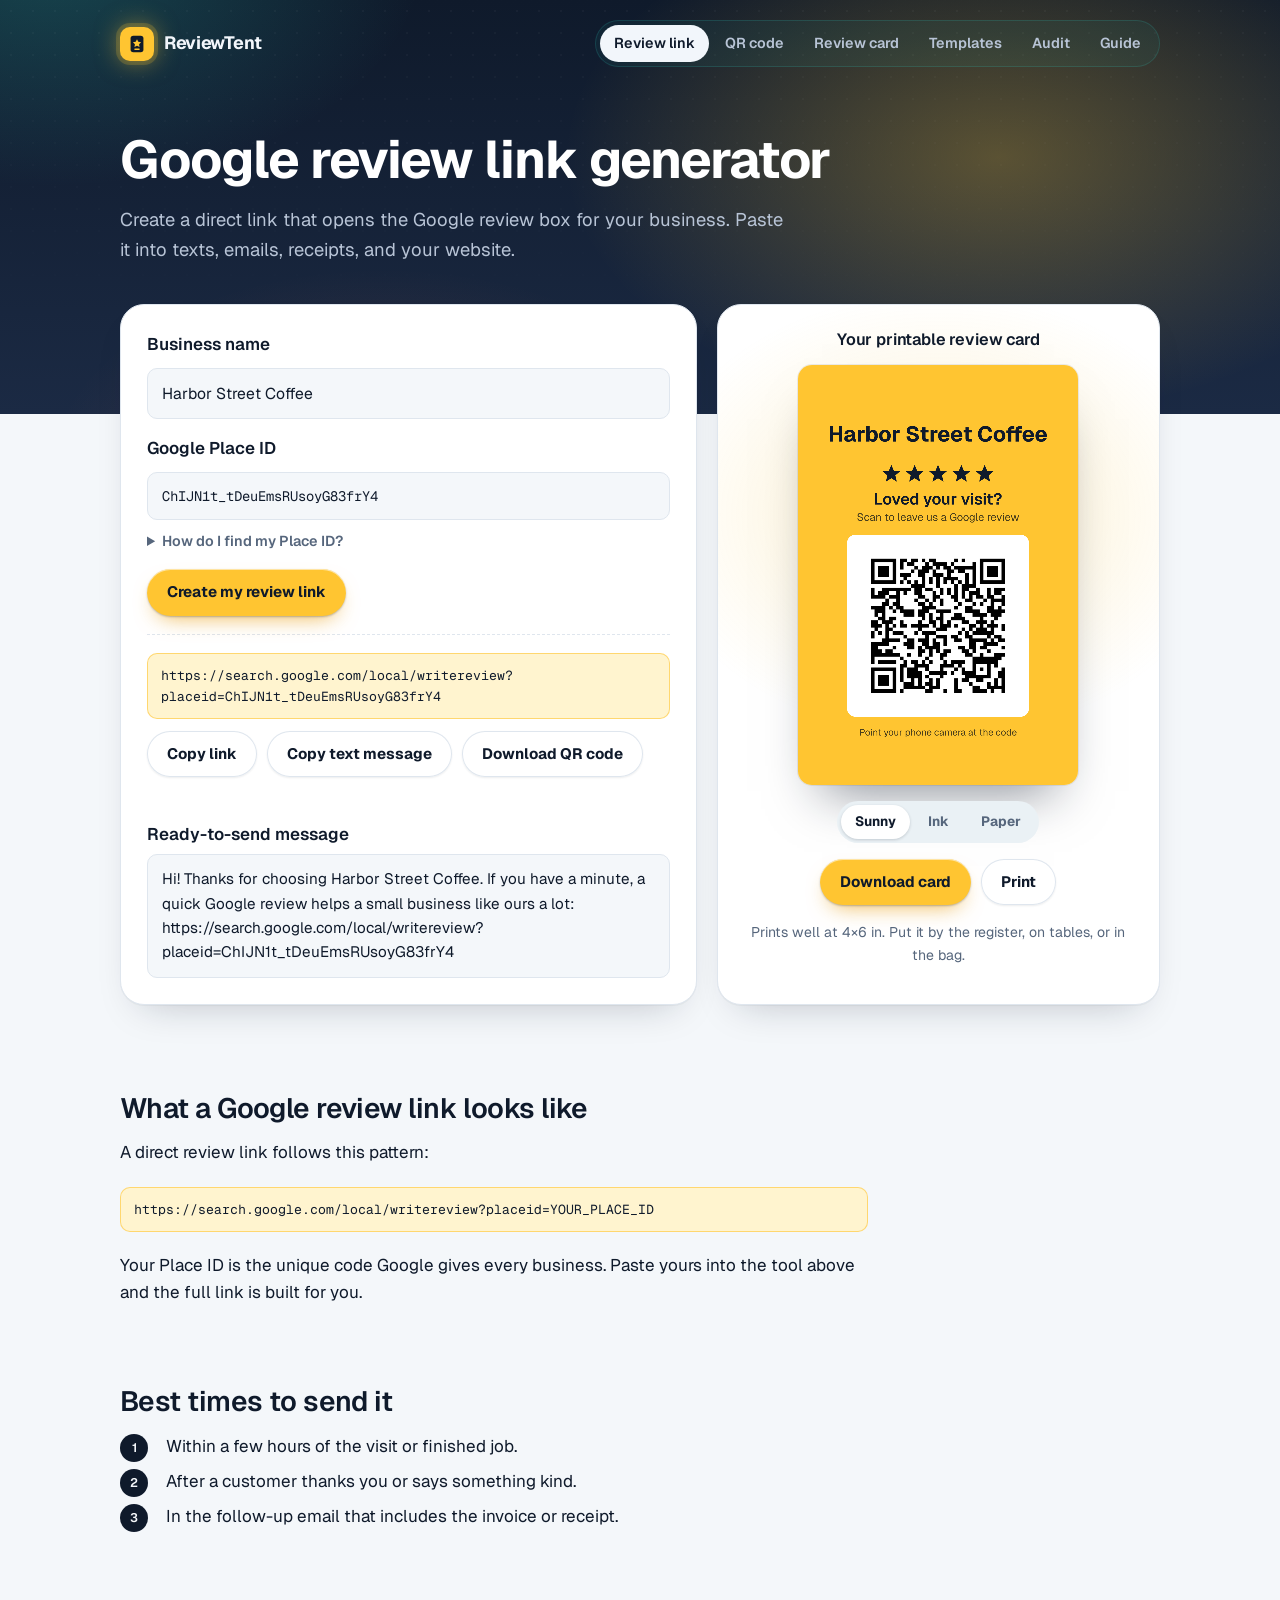
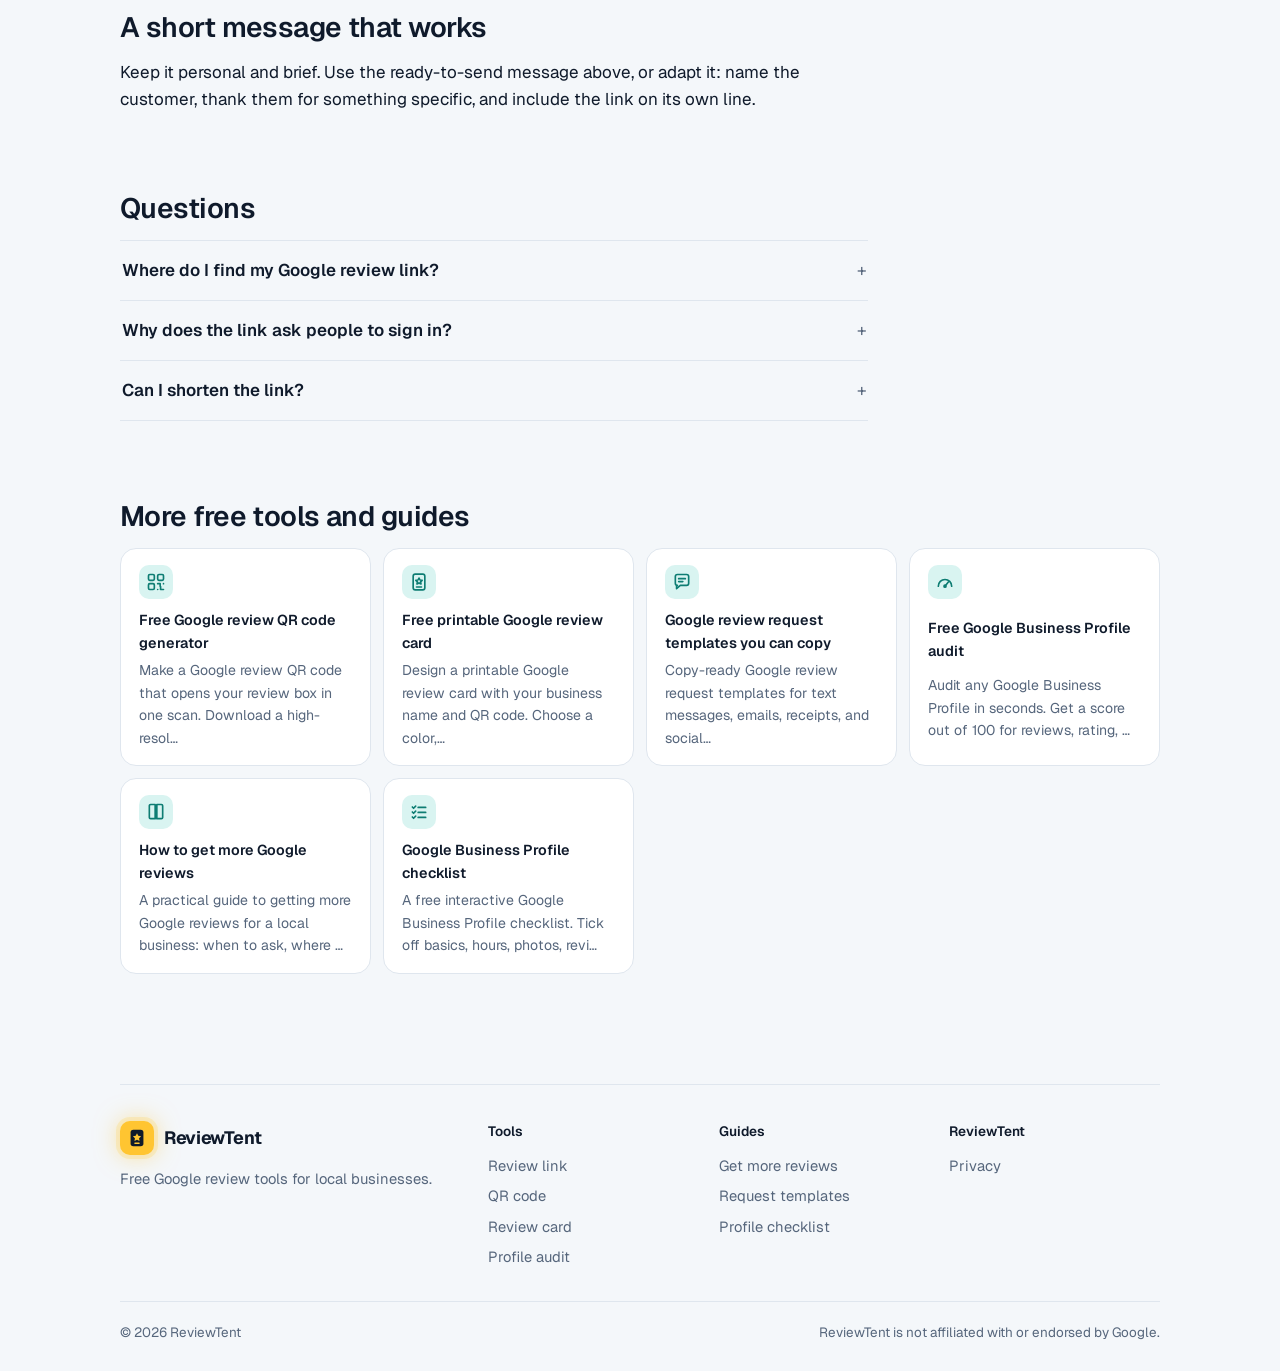
<file: review-link-generator/index.html>
<!doctype html>
<html lang="en">
<head>
<meta charset="utf-8">
<meta name="viewport" content="width=device-width, initial-scale=1, viewport-fit=cover">
<title>Google Review Link Generator: Direct Link to Your Review Box | ReviewTent</title>
<meta name="description" content="Generate a direct Google review link that opens the review box for your business. Copy it into texts, emails, and receipts. Free, no sign-up.">
<link rel="canonical" href="https://reviewtent.com/review-link-generator/">
<meta property="og:title" content="Google Review Link Generator: Direct Link to Your Review Box | ReviewTent">
<meta property="og:description" content="Generate a direct Google review link that opens the review box for your business. Copy it into texts, emails, and receipts. Free, no sign-up.">
<meta property="og:url" content="https://reviewtent.com/review-link-generator/">
<meta property="og:type" content="website">
<link rel="preconnect" href="https://fonts.googleapis.com"><link rel="preconnect" href="https://fonts.gstatic.com" crossorigin><link rel="stylesheet" href="https://fonts.googleapis.com/css2?family=Geist:wght@400;500;600;700;800&family=Geist+Mono:wght@400;500&display=swap">
<link rel="icon" href="../assets/favicon.svg" type="image/svg+xml">
<link rel="stylesheet" href="../assets/style.css">
<script type="application/ld+json">[{"@context": "https://schema.org", "@type": "WebApplication", "name": "ReviewTent", "url": "https://reviewtent.com/review-link-generator/", "applicationCategory": "BusinessApplication", "operatingSystem": "Any", "offers": {"@type": "Offer", "price": "0", "priceCurrency": "USD"}, "description": "Generate a direct Google review link that opens the review box for your business. Copy it into texts, emails, and receipts. Free, no sign-up."}, {"@context": "https://schema.org", "@type": "FAQPage", "mainEntity": [{"@type": "Question", "name": "Where do I find my Google review link?", "acceptedAnswer": {"@type": "Answer", "text": "Google shows a share link inside your Business Profile, but you can also build it from your Place ID with this tool. Both open the same review box."}}, {"@type": "Question", "name": "Why does the link ask people to sign in?", "acceptedAnswer": {"@type": "Answer", "text": "Google requires a Google account to post a review. Most people are already signed in on their phone."}}, {"@type": "Question", "name": "Can I shorten the link?", "acceptedAnswer": {"@type": "Answer", "text": "Yes. Any link shortener works, but the full link is safer because people can see it goes to Google."}}]}]</script>
</head>
<body class="has-app">
<div class="band">
<div class="wrap">
<header class="top">
  <a class="brand" href="../"><span class="pin"><svg viewBox="0 0 24 24" width="22" height="22" aria-hidden="true"><rect x="5" y="3" width="14" height="18" rx="3" fill="currentColor"/><path d="M12 6.8l1.4 2.8 3.1.5-2.25 2.2.53 3.1L12 13.9l-2.78 1.5.53-3.1L7.5 10.1l3.1-.5z" fill="#ffc531"/><rect x="9" y="17" width="6" height="1.6" rx=".8" fill="#ffc531"/></svg></span>ReviewTent</a>
  <nav aria-label="Tools"><a href="../review-link-generator/" aria-current="page">Review link</a><a href="../review-qr-code/">QR code</a><a href="../review-card/">Review card</a><a href="../review-request-templates/">Templates</a><a href="../google-business-profile-audit/">Audit</a><a href="../get-more-google-reviews/">Guide</a></nav>
</header>
<div class="hero"><h1>Google review link generator</h1><p class="lede">Create a direct link that opens the Google review box for your business. Paste it into texts, emails, receipts, and your website.</p></div>
</div>
</div>
<main class="wrap">

<div class="tool" id="tool">
  <div class="panel toolform">
    <div class="field search" data-sa="search" hidden>
      <label for="sa-search">Find your business</label>
      <div class="combo">
        <input type="text" id="sa-search" data-sa="search-input" placeholder="Business name and city, e.g. Joe's Pizza Austin"
               autocomplete="off" spellcheck="false" role="combobox" aria-autocomplete="list" aria-expanded="false" aria-controls="sa-results">
        <ul class="results" id="sa-results" data-sa="results" role="listbox" hidden></ul>
      </div>
      <p class="hint" data-sa="picked" hidden></p>
    </div>
    <div class="field">
      <label for="sa-name">Business name</label>
      <input type="text" id="sa-name" data-sa="name" value="Harbor Street Coffee" autocomplete="organization">
    </div>
    <div class="field" data-sa="manual">
      <label for="sa-placeid">Google Place ID</label>
      <input type="text" id="sa-placeid" class="mono" data-sa="placeid" value="ChIJN1t_tDeuEmsRUsoyG83frY4" autocomplete="off" spellcheck="false">
      <details class="howto">
        <summary>How do I find my Place ID?</summary>
        <ol>
          <li>Open Google&rsquo;s free <a href="https://developers.google.com/maps/documentation/javascript/examples/places-placeid-finder" target="_blank" rel="noopener">Place ID Finder</a>.</li>
          <li>Type your business name and pick it from the list.</li>
          <li>Copy the ID that appears on the map (it starts with &ldquo;ChIJ&rdquo;) and paste it here.</li>
        </ol>
      </details>
    </div>
    <div class="row"><button type="button" data-sa="go">Create my review link</button></div>
    <p class="err" data-sa="error" hidden></p>
    <div class="out" data-sa="output">
      <div class="linkbox" data-sa="link"></div>
      <div class="row">
        <button type="button" class="ghost" data-sa="copy-link">Copy link</button>
        <button type="button" class="ghost" data-sa="copy-msg">Copy text message</button>
        <button type="button" class="ghost" data-sa="dl-qr">Download QR code</button>
      </div>
      <p class="status" data-sa="status" role="status"></p>
      <div>
        <label>Ready-to-send message</label>
        <div class="msg" data-sa="message"></div>
      </div>
    </div>
  </div>
  <div class="panel cardside">
    <h3 class="no-print">Your printable review card</h3>
    <canvas data-sa="card" width="1200" height="1800" aria-label="Printable review card with QR code"></canvas>
    <div class="tabs no-print" role="group" aria-label="Card color">
      <button type="button" data-sa-theme="sunny" aria-pressed="true">Sunny</button>
      <button type="button" data-sa-theme="ink" aria-pressed="false">Ink</button>
      <button type="button" data-sa-theme="paper" aria-pressed="false">Paper</button>
    </div>
    <div class="row no-print" style="justify-content:center">
      <button type="button" data-sa="dl-card">Download card</button>
      <button type="button" class="ghost" data-sa="print">Print</button>
    </div>
    <p class="hint no-print">Prints well at 4&times;6 in. Put it by the register, on tables, or in the bag.</p>
  </div>
</div>
<div class="content">

<section><h2>What a Google review link looks like</h2><p>A direct review link follows this pattern:</p><div class="linkbox">https://search.google.com/local/writereview?placeid=YOUR_PLACE_ID</div><p>Your Place ID is the unique code Google gives every business. Paste yours into the tool above and the full link is built for you.</p></section><section><h2>Best times to send it</h2><ol class="steps"><li><span>Within a few hours of the visit or finished job.</span></li><li><span>After a customer thanks you or says something kind.</span></li><li><span>In the follow-up email that includes the invoice or receipt.</span></li></ol></section><section><h2>A short message that works</h2><p>Keep it personal and brief. Use the ready-to-send message above, or adapt it: name the customer, thank them for something specific, and include the link on its own line.</p></section>

<section><h2>Questions</h2><div class="faq"><details><summary>Where do I find my Google review link?</summary><p>Google shows a share link inside your Business Profile, but you can also build it from your Place ID with this tool. Both open the same review box.</p></details><details><summary>Why does the link ask people to sign in?</summary><p>Google requires a Google account to post a review. Most people are already signed in on their phone.</p></details><details><summary>Can I shorten the link?</summary><p>Yes. Any link shortener works, but the full link is safer because people can see it goes to Google.</p></details></div></section>
<section><h2>More free tools and guides</h2><div class="related"><a href="../review-qr-code/"><svg class="ic rel-ic" viewBox="0 0 24 24" fill="none" stroke="currentColor" stroke-width="2" stroke-linecap="round" stroke-linejoin="round" aria-hidden="true"><rect x="3" y="3" width="7" height="7" rx="1.5"/><rect x="14" y="3" width="7" height="7" rx="1.5"/><rect x="3" y="14" width="7" height="7" rx="1.5"/><path d="M14 14h3v3M21 14v.01M14 21h.01M17.5 17.5V21H21"/></svg><strong>Free Google review QR code generator</strong><span>Make a Google review QR code that opens your review box in one scan. Download a high-resol&hellip;</span></a><a href="../review-card/"><svg class="ic rel-ic" viewBox="0 0 24 24" fill="none" stroke="currentColor" stroke-width="2" stroke-linecap="round" stroke-linejoin="round" aria-hidden="true"><rect x="5" y="2.5" width="14" height="19" rx="2.5"/><path d="M12 7.2l1.2 2.4 2.6.4-1.9 1.8.5 2.6-2.4-1.3-2.4 1.3.5-2.6-1.9-1.8 2.6-.4z"/><path d="M9 18h6"/></svg><strong>Free printable Google review card</strong><span>Design a printable Google review card with your business name and QR code. Choose a color,&hellip;</span></a><a href="../review-request-templates/"><svg class="ic rel-ic" viewBox="0 0 24 24" fill="none" stroke="currentColor" stroke-width="2" stroke-linecap="round" stroke-linejoin="round" aria-hidden="true"><path d="M4 5.5A2.5 2.5 0 0 1 6.5 3h11A2.5 2.5 0 0 1 20 5.5v8a2.5 2.5 0 0 1-2.5 2.5H10l-4.5 4v-4H6.5A2.5 2.5 0 0 1 4 13.5z"/><path d="M8 8h8M8 11.5h5"/></svg><strong>Google review request templates you can copy</strong><span>Copy-ready Google review request templates for text messages, emails, receipts, and social&hellip;</span></a><a href="../google-business-profile-audit/"><svg class="ic rel-ic" viewBox="0 0 24 24" fill="none" stroke="currentColor" stroke-width="2" stroke-linecap="round" stroke-linejoin="round" aria-hidden="true"><path d="M4 17a8 8 0 1 1 16 0"/><path d="M12 17l4-5"/><circle cx="12" cy="17" r="1.2"/></svg><strong>Free Google Business Profile audit</strong><span>Audit any Google Business Profile in seconds. Get a score out of 100 for reviews, rating, &hellip;</span></a><a href="../get-more-google-reviews/"><svg class="ic rel-ic" viewBox="0 0 24 24" fill="none" stroke="currentColor" stroke-width="2" stroke-linecap="round" stroke-linejoin="round" aria-hidden="true"><path d="M4 4.5A1.5 1.5 0 0 1 5.5 3H11v17H5.5A1.5 1.5 0 0 1 4 18.5z"/><path d="M20 4.5A1.5 1.5 0 0 0 18.5 3H13v17h5.5a1.5 1.5 0 0 0 1.5-1.5z"/></svg><strong>How to get more Google reviews</strong><span>A practical guide to getting more Google reviews for a local business: when to ask, where &hellip;</span></a><a href="../google-business-profile-checklist/"><svg class="ic rel-ic" viewBox="0 0 24 24" fill="none" stroke="currentColor" stroke-width="2" stroke-linecap="round" stroke-linejoin="round" aria-hidden="true"><path d="M4 6l1.5 1.5L8 5M4 12l1.5 1.5L8 11M4 18l1.5 1.5L8 17"/><path d="M11 6.5h9M11 12.5h9M11 18.5h9"/></svg><strong>Google Business Profile checklist</strong><span>A free interactive Google Business Profile checklist. Tick off basics, hours, photos, revi&hellip;</span></a></div></section>
</div>
</main>
<footer class="wrap">
<div class="foot">
  <div class="foot-brand">
    <a class="brand" href="../"><span class="pin"><svg viewBox="0 0 24 24" width="22" height="22" aria-hidden="true"><rect x="5" y="3" width="14" height="18" rx="3" fill="currentColor"/><path d="M12 6.8l1.4 2.8 3.1.5-2.25 2.2.53 3.1L12 13.9l-2.78 1.5.53-3.1L7.5 10.1l3.1-.5z" fill="#ffc531"/><rect x="9" y="17" width="6" height="1.6" rx=".8" fill="#ffc531"/></svg></span>ReviewTent</a>
    <p>Free Google review tools for local businesses.</p>
  </div>
  <div class="foot-cols">
    <div><h4>Tools</h4><a href="../review-link-generator/">Review link</a><a href="../review-qr-code/">QR code</a><a href="../review-card/">Review card</a><a href="../google-business-profile-audit/">Profile audit</a></div>
    <div><h4>Guides</h4><a href="../get-more-google-reviews/">Get more reviews</a><a href="../review-request-templates/">Request templates</a><a href="../google-business-profile-checklist/">Profile checklist</a></div>
    <div><h4>ReviewTent</h4><a href="../privacy/">Privacy</a></div>
  </div>
  <p class="foot-bottom"><span>&copy; 2026 ReviewTent</span><span>ReviewTent is not affiliated with or endorsed by Google.</span></p>
</div>
</footer>
<script src="../assets/config.js"></script>
<script src="../assets/places.js"></script>
<script src="../assets/qrcode.js"></script>
<script src="../assets/tool.js"></script>
<script>StarAsk.mount(document.getElementById('tool'));</script>
</body>
</html>
</file>
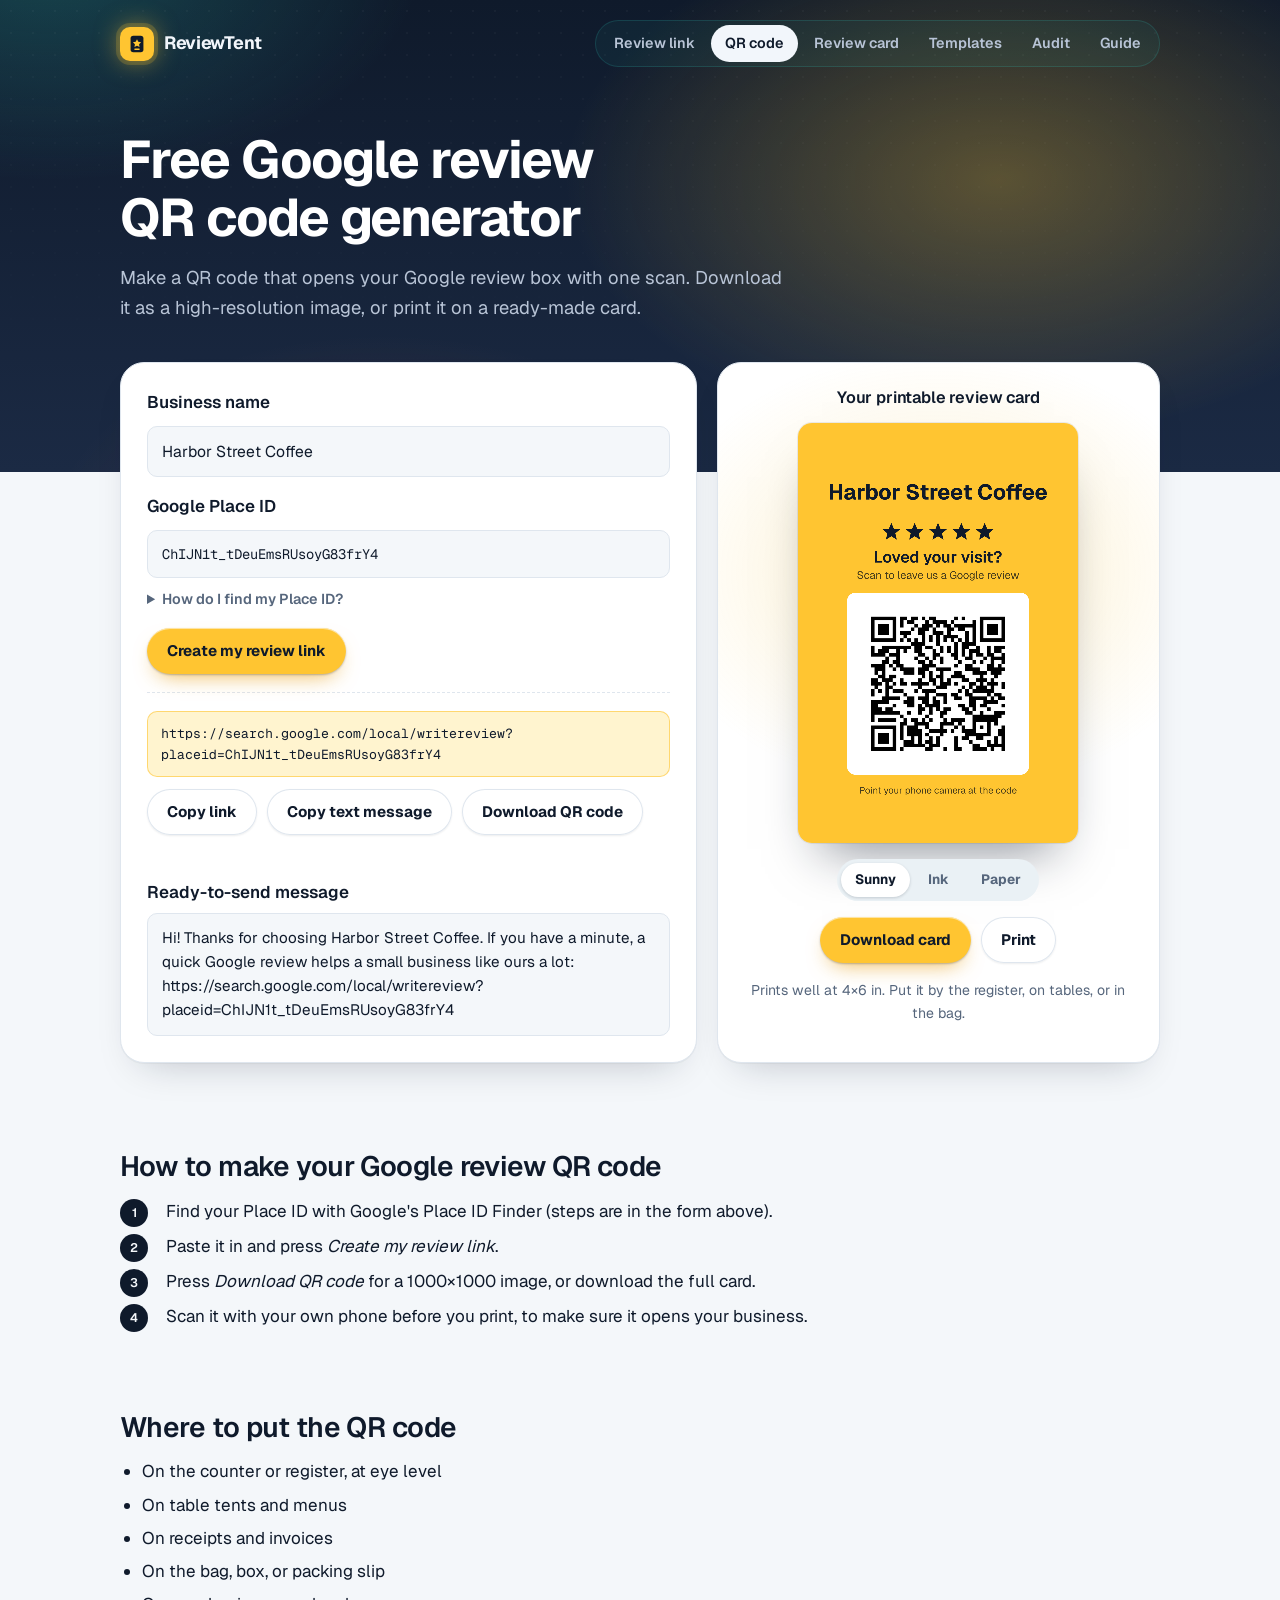
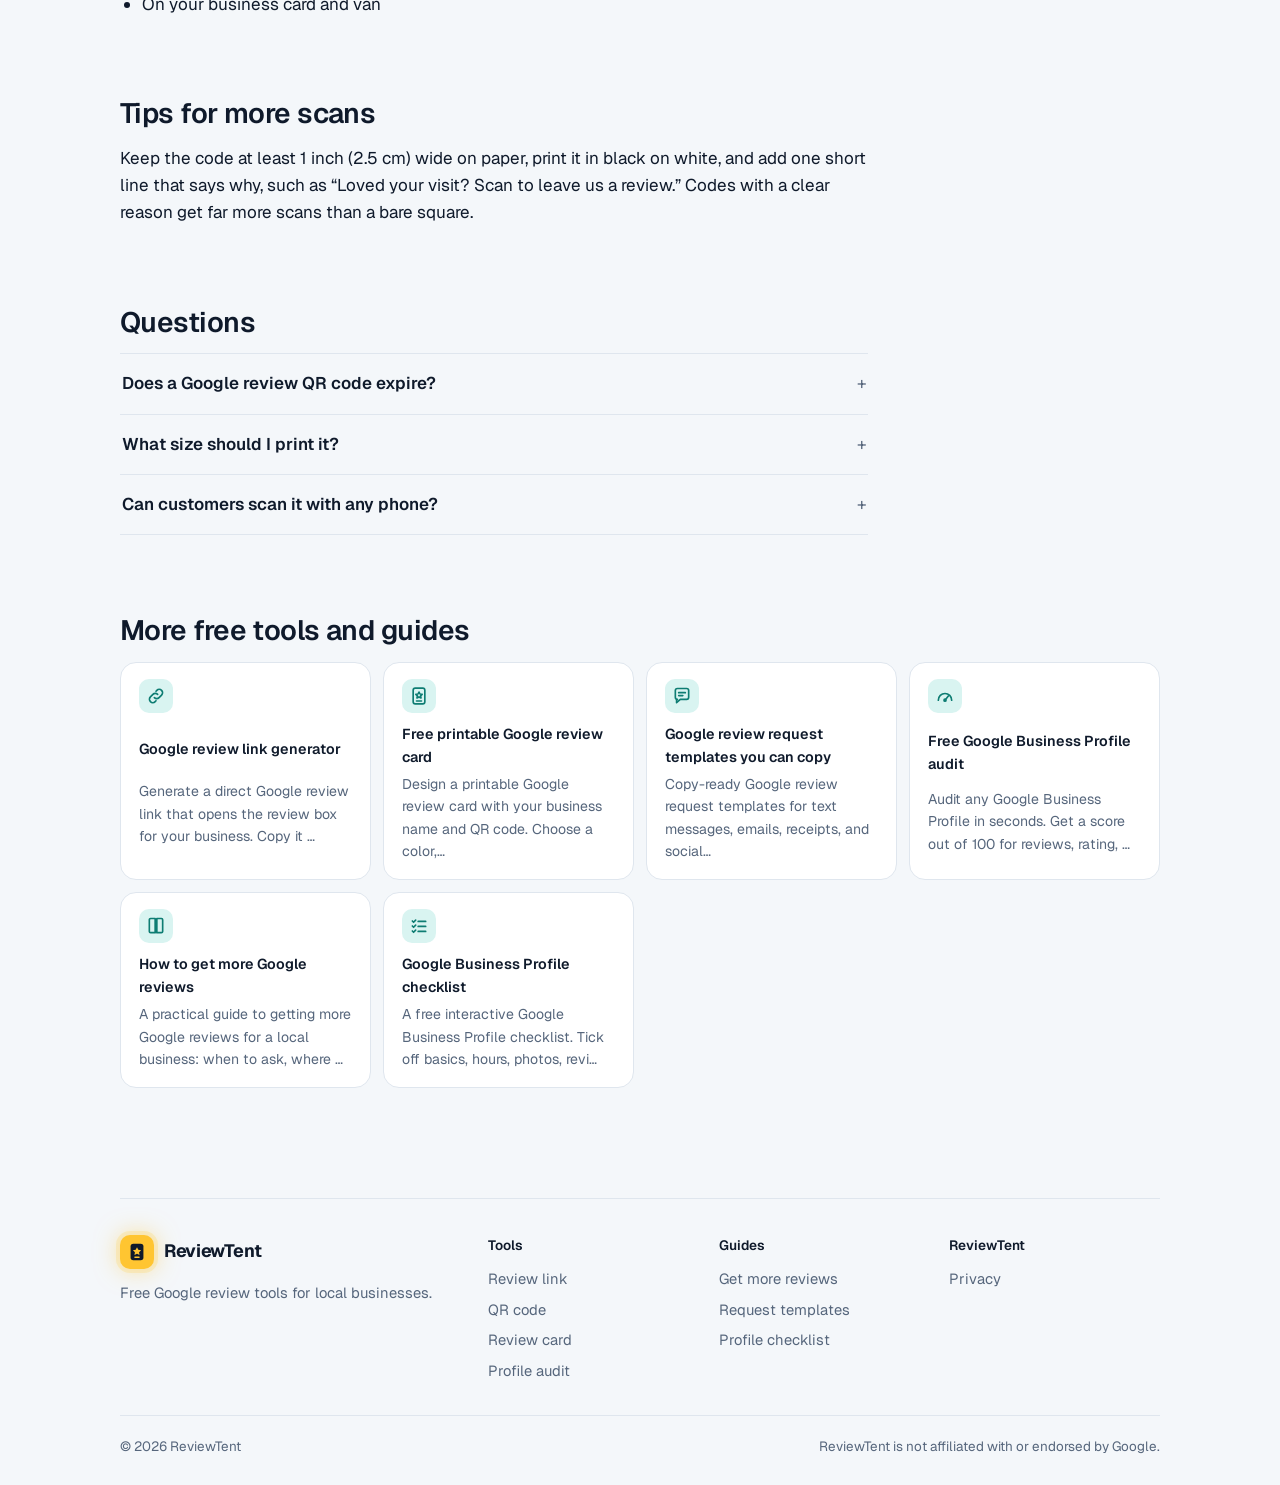
<file: review-qr-code/index.html>
<!doctype html>
<html lang="en">
<head>
<meta charset="utf-8">
<meta name="viewport" content="width=device-width, initial-scale=1, viewport-fit=cover">
<title>Free Google Review QR Code Generator (Print-Ready) | ReviewTent</title>
<meta name="description" content="Make a Google review QR code that opens your review box in one scan. Download a high-resolution PNG or a print-ready review card. Free.">
<link rel="canonical" href="https://reviewtent.com/review-qr-code/">
<meta property="og:title" content="Free Google Review QR Code Generator (Print-Ready) | ReviewTent">
<meta property="og:description" content="Make a Google review QR code that opens your review box in one scan. Download a high-resolution PNG or a print-ready review card. Free.">
<meta property="og:url" content="https://reviewtent.com/review-qr-code/">
<meta property="og:type" content="website">
<link rel="preconnect" href="https://fonts.googleapis.com"><link rel="preconnect" href="https://fonts.gstatic.com" crossorigin><link rel="stylesheet" href="https://fonts.googleapis.com/css2?family=Geist:wght@400;500;600;700;800&family=Geist+Mono:wght@400;500&display=swap">
<link rel="icon" href="../assets/favicon.svg" type="image/svg+xml">
<link rel="stylesheet" href="../assets/style.css">
<script type="application/ld+json">[{"@context": "https://schema.org", "@type": "WebApplication", "name": "ReviewTent", "url": "https://reviewtent.com/review-qr-code/", "applicationCategory": "BusinessApplication", "operatingSystem": "Any", "offers": {"@type": "Offer", "price": "0", "priceCurrency": "USD"}, "description": "Make a Google review QR code that opens your review box in one scan. Download a high-resolution PNG or a print-ready review card. Free."}, {"@context": "https://schema.org", "@type": "FAQPage", "mainEntity": [{"@type": "Question", "name": "Does a Google review QR code expire?", "acceptedAnswer": {"@type": "Answer", "text": "No. The code holds a fixed link to your review box, so it keeps working as long as your Google Business Profile exists."}}, {"@type": "Question", "name": "What size should I print it?", "acceptedAnswer": {"@type": "Answer", "text": "At least 1 inch (2.5 cm) wide. For a counter sign, 2 to 3 inches is easier to scan from a distance."}}, {"@type": "Question", "name": "Can customers scan it with any phone?", "acceptedAnswer": {"@type": "Answer", "text": "Yes. The built-in camera on modern iPhones and Android phones reads QR codes without an extra app."}}]}]</script>
</head>
<body class="has-app">
<div class="band">
<div class="wrap">
<header class="top">
  <a class="brand" href="../"><span class="pin"><svg viewBox="0 0 24 24" width="22" height="22" aria-hidden="true"><rect x="5" y="3" width="14" height="18" rx="3" fill="currentColor"/><path d="M12 6.8l1.4 2.8 3.1.5-2.25 2.2.53 3.1L12 13.9l-2.78 1.5.53-3.1L7.5 10.1l3.1-.5z" fill="#ffc531"/><rect x="9" y="17" width="6" height="1.6" rx=".8" fill="#ffc531"/></svg></span>ReviewTent</a>
  <nav aria-label="Tools"><a href="../review-link-generator/">Review link</a><a href="../review-qr-code/" aria-current="page">QR code</a><a href="../review-card/">Review card</a><a href="../review-request-templates/">Templates</a><a href="../google-business-profile-audit/">Audit</a><a href="../get-more-google-reviews/">Guide</a></nav>
</header>
<div class="hero"><h1>Free Google review QR code generator</h1><p class="lede">Make a QR code that opens your Google review box with one scan. Download it as a high-resolution image, or print it on a ready-made card.</p></div>
</div>
</div>
<main class="wrap">

<div class="tool" id="tool">
  <div class="panel toolform">
    <div class="field search" data-sa="search" hidden>
      <label for="sa-search">Find your business</label>
      <div class="combo">
        <input type="text" id="sa-search" data-sa="search-input" placeholder="Business name and city, e.g. Joe's Pizza Austin"
               autocomplete="off" spellcheck="false" role="combobox" aria-autocomplete="list" aria-expanded="false" aria-controls="sa-results">
        <ul class="results" id="sa-results" data-sa="results" role="listbox" hidden></ul>
      </div>
      <p class="hint" data-sa="picked" hidden></p>
    </div>
    <div class="field">
      <label for="sa-name">Business name</label>
      <input type="text" id="sa-name" data-sa="name" value="Harbor Street Coffee" autocomplete="organization">
    </div>
    <div class="field" data-sa="manual">
      <label for="sa-placeid">Google Place ID</label>
      <input type="text" id="sa-placeid" class="mono" data-sa="placeid" value="ChIJN1t_tDeuEmsRUsoyG83frY4" autocomplete="off" spellcheck="false">
      <details class="howto">
        <summary>How do I find my Place ID?</summary>
        <ol>
          <li>Open Google&rsquo;s free <a href="https://developers.google.com/maps/documentation/javascript/examples/places-placeid-finder" target="_blank" rel="noopener">Place ID Finder</a>.</li>
          <li>Type your business name and pick it from the list.</li>
          <li>Copy the ID that appears on the map (it starts with &ldquo;ChIJ&rdquo;) and paste it here.</li>
        </ol>
      </details>
    </div>
    <div class="row"><button type="button" data-sa="go">Create my review link</button></div>
    <p class="err" data-sa="error" hidden></p>
    <div class="out" data-sa="output">
      <div class="linkbox" data-sa="link"></div>
      <div class="row">
        <button type="button" class="ghost" data-sa="copy-link">Copy link</button>
        <button type="button" class="ghost" data-sa="copy-msg">Copy text message</button>
        <button type="button" class="ghost" data-sa="dl-qr">Download QR code</button>
      </div>
      <p class="status" data-sa="status" role="status"></p>
      <div>
        <label>Ready-to-send message</label>
        <div class="msg" data-sa="message"></div>
      </div>
    </div>
  </div>
  <div class="panel cardside">
    <h3 class="no-print">Your printable review card</h3>
    <canvas data-sa="card" width="1200" height="1800" aria-label="Printable review card with QR code"></canvas>
    <div class="tabs no-print" role="group" aria-label="Card color">
      <button type="button" data-sa-theme="sunny" aria-pressed="true">Sunny</button>
      <button type="button" data-sa-theme="ink" aria-pressed="false">Ink</button>
      <button type="button" data-sa-theme="paper" aria-pressed="false">Paper</button>
    </div>
    <div class="row no-print" style="justify-content:center">
      <button type="button" data-sa="dl-card">Download card</button>
      <button type="button" class="ghost" data-sa="print">Print</button>
    </div>
    <p class="hint no-print">Prints well at 4&times;6 in. Put it by the register, on tables, or in the bag.</p>
  </div>
</div>
<div class="content">

<section><h2>How to make your Google review QR code</h2><ol class="steps"><li><span>Find your Place ID with Google's Place ID Finder (steps are in the form above).</span></li><li><span>Paste it in and press <em>Create my review link</em>.</span></li><li><span>Press <em>Download QR code</em> for a 1000&times;1000 image, or download the full card.</span></li><li><span>Scan it with your own phone before you print, to make sure it opens your business.</span></li></ol></section><section><h2>Where to put the QR code</h2><ul><li>On the counter or register, at eye level</li><li>On table tents and menus</li><li>On receipts and invoices</li><li>On the bag, box, or packing slip</li><li>On your business card and van</li></ul></section><section><h2>Tips for more scans</h2><p>Keep the code at least 1 inch (2.5 cm) wide on paper, print it in black on white, and add one short line that says why, such as &ldquo;Loved your visit? Scan to leave us a review.&rdquo; Codes with a clear reason get far more scans than a bare square.</p></section>

<section><h2>Questions</h2><div class="faq"><details><summary>Does a Google review QR code expire?</summary><p>No. The code holds a fixed link to your review box, so it keeps working as long as your Google Business Profile exists.</p></details><details><summary>What size should I print it?</summary><p>At least 1 inch (2.5 cm) wide. For a counter sign, 2 to 3 inches is easier to scan from a distance.</p></details><details><summary>Can customers scan it with any phone?</summary><p>Yes. The built-in camera on modern iPhones and Android phones reads QR codes without an extra app.</p></details></div></section>
<section><h2>More free tools and guides</h2><div class="related"><a href="../review-link-generator/"><svg class="ic rel-ic" viewBox="0 0 24 24" fill="none" stroke="currentColor" stroke-width="2" stroke-linecap="round" stroke-linejoin="round" aria-hidden="true"><path d="M10 14a4 4 0 0 0 5.7 0l3-3a4 4 0 0 0-5.7-5.7l-1 1"/><path d="M14 10a4 4 0 0 0-5.7 0l-3 3a4 4 0 0 0 5.7 5.7l1-1"/></svg><strong>Google review link generator</strong><span>Generate a direct Google review link that opens the review box for your business. Copy it &hellip;</span></a><a href="../review-card/"><svg class="ic rel-ic" viewBox="0 0 24 24" fill="none" stroke="currentColor" stroke-width="2" stroke-linecap="round" stroke-linejoin="round" aria-hidden="true"><rect x="5" y="2.5" width="14" height="19" rx="2.5"/><path d="M12 7.2l1.2 2.4 2.6.4-1.9 1.8.5 2.6-2.4-1.3-2.4 1.3.5-2.6-1.9-1.8 2.6-.4z"/><path d="M9 18h6"/></svg><strong>Free printable Google review card</strong><span>Design a printable Google review card with your business name and QR code. Choose a color,&hellip;</span></a><a href="../review-request-templates/"><svg class="ic rel-ic" viewBox="0 0 24 24" fill="none" stroke="currentColor" stroke-width="2" stroke-linecap="round" stroke-linejoin="round" aria-hidden="true"><path d="M4 5.5A2.5 2.5 0 0 1 6.5 3h11A2.5 2.5 0 0 1 20 5.5v8a2.5 2.5 0 0 1-2.5 2.5H10l-4.5 4v-4H6.5A2.5 2.5 0 0 1 4 13.5z"/><path d="M8 8h8M8 11.5h5"/></svg><strong>Google review request templates you can copy</strong><span>Copy-ready Google review request templates for text messages, emails, receipts, and social&hellip;</span></a><a href="../google-business-profile-audit/"><svg class="ic rel-ic" viewBox="0 0 24 24" fill="none" stroke="currentColor" stroke-width="2" stroke-linecap="round" stroke-linejoin="round" aria-hidden="true"><path d="M4 17a8 8 0 1 1 16 0"/><path d="M12 17l4-5"/><circle cx="12" cy="17" r="1.2"/></svg><strong>Free Google Business Profile audit</strong><span>Audit any Google Business Profile in seconds. Get a score out of 100 for reviews, rating, &hellip;</span></a><a href="../get-more-google-reviews/"><svg class="ic rel-ic" viewBox="0 0 24 24" fill="none" stroke="currentColor" stroke-width="2" stroke-linecap="round" stroke-linejoin="round" aria-hidden="true"><path d="M4 4.5A1.5 1.5 0 0 1 5.5 3H11v17H5.5A1.5 1.5 0 0 1 4 18.5z"/><path d="M20 4.5A1.5 1.5 0 0 0 18.5 3H13v17h5.5a1.5 1.5 0 0 0 1.5-1.5z"/></svg><strong>How to get more Google reviews</strong><span>A practical guide to getting more Google reviews for a local business: when to ask, where &hellip;</span></a><a href="../google-business-profile-checklist/"><svg class="ic rel-ic" viewBox="0 0 24 24" fill="none" stroke="currentColor" stroke-width="2" stroke-linecap="round" stroke-linejoin="round" aria-hidden="true"><path d="M4 6l1.5 1.5L8 5M4 12l1.5 1.5L8 11M4 18l1.5 1.5L8 17"/><path d="M11 6.5h9M11 12.5h9M11 18.5h9"/></svg><strong>Google Business Profile checklist</strong><span>A free interactive Google Business Profile checklist. Tick off basics, hours, photos, revi&hellip;</span></a></div></section>
</div>
</main>
<footer class="wrap">
<div class="foot">
  <div class="foot-brand">
    <a class="brand" href="../"><span class="pin"><svg viewBox="0 0 24 24" width="22" height="22" aria-hidden="true"><rect x="5" y="3" width="14" height="18" rx="3" fill="currentColor"/><path d="M12 6.8l1.4 2.8 3.1.5-2.25 2.2.53 3.1L12 13.9l-2.78 1.5.53-3.1L7.5 10.1l3.1-.5z" fill="#ffc531"/><rect x="9" y="17" width="6" height="1.6" rx=".8" fill="#ffc531"/></svg></span>ReviewTent</a>
    <p>Free Google review tools for local businesses.</p>
  </div>
  <div class="foot-cols">
    <div><h4>Tools</h4><a href="../review-link-generator/">Review link</a><a href="../review-qr-code/">QR code</a><a href="../review-card/">Review card</a><a href="../google-business-profile-audit/">Profile audit</a></div>
    <div><h4>Guides</h4><a href="../get-more-google-reviews/">Get more reviews</a><a href="../review-request-templates/">Request templates</a><a href="../google-business-profile-checklist/">Profile checklist</a></div>
    <div><h4>ReviewTent</h4><a href="../privacy/">Privacy</a></div>
  </div>
  <p class="foot-bottom"><span>&copy; 2026 ReviewTent</span><span>ReviewTent is not affiliated with or endorsed by Google.</span></p>
</div>
</footer>
<script src="../assets/config.js"></script>
<script src="../assets/places.js"></script>
<script src="../assets/qrcode.js"></script>
<script src="../assets/tool.js"></script>
<script>StarAsk.mount(document.getElementById('tool'));</script>
</body>
</html>
</file>
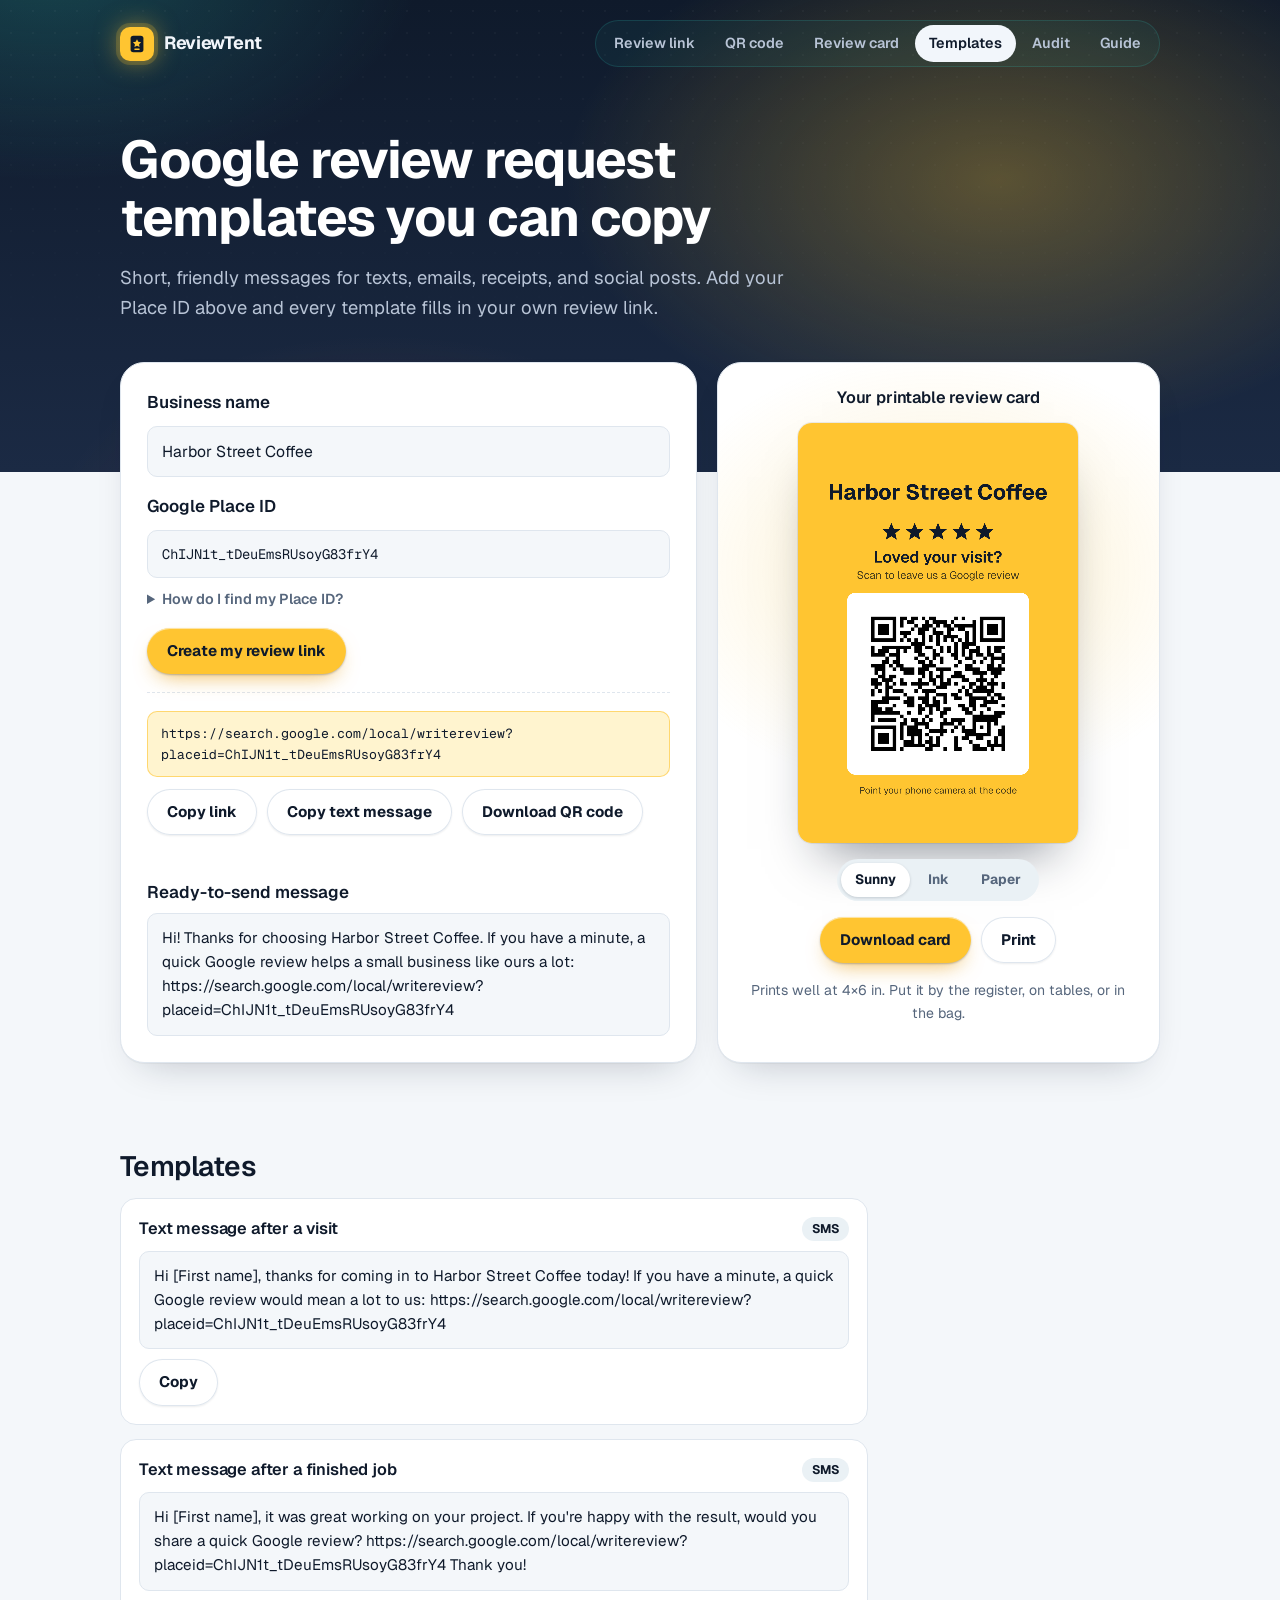
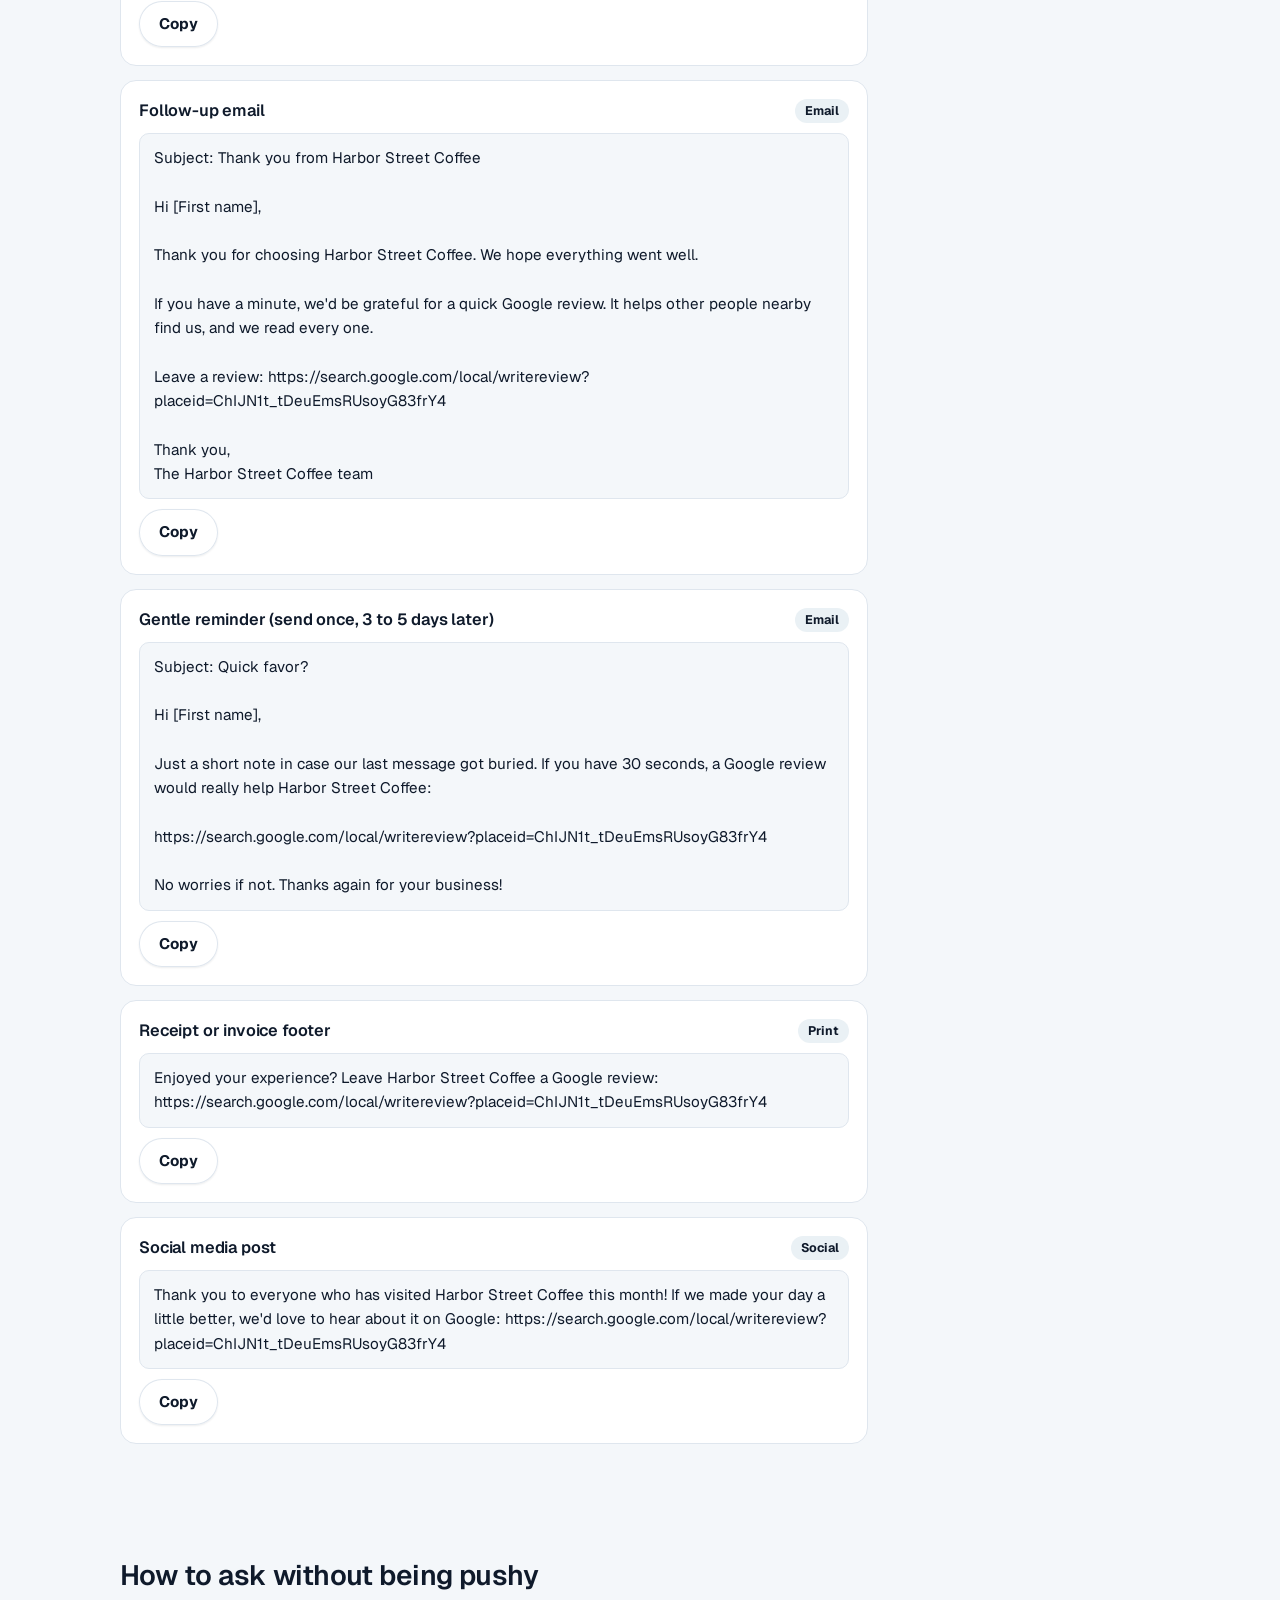
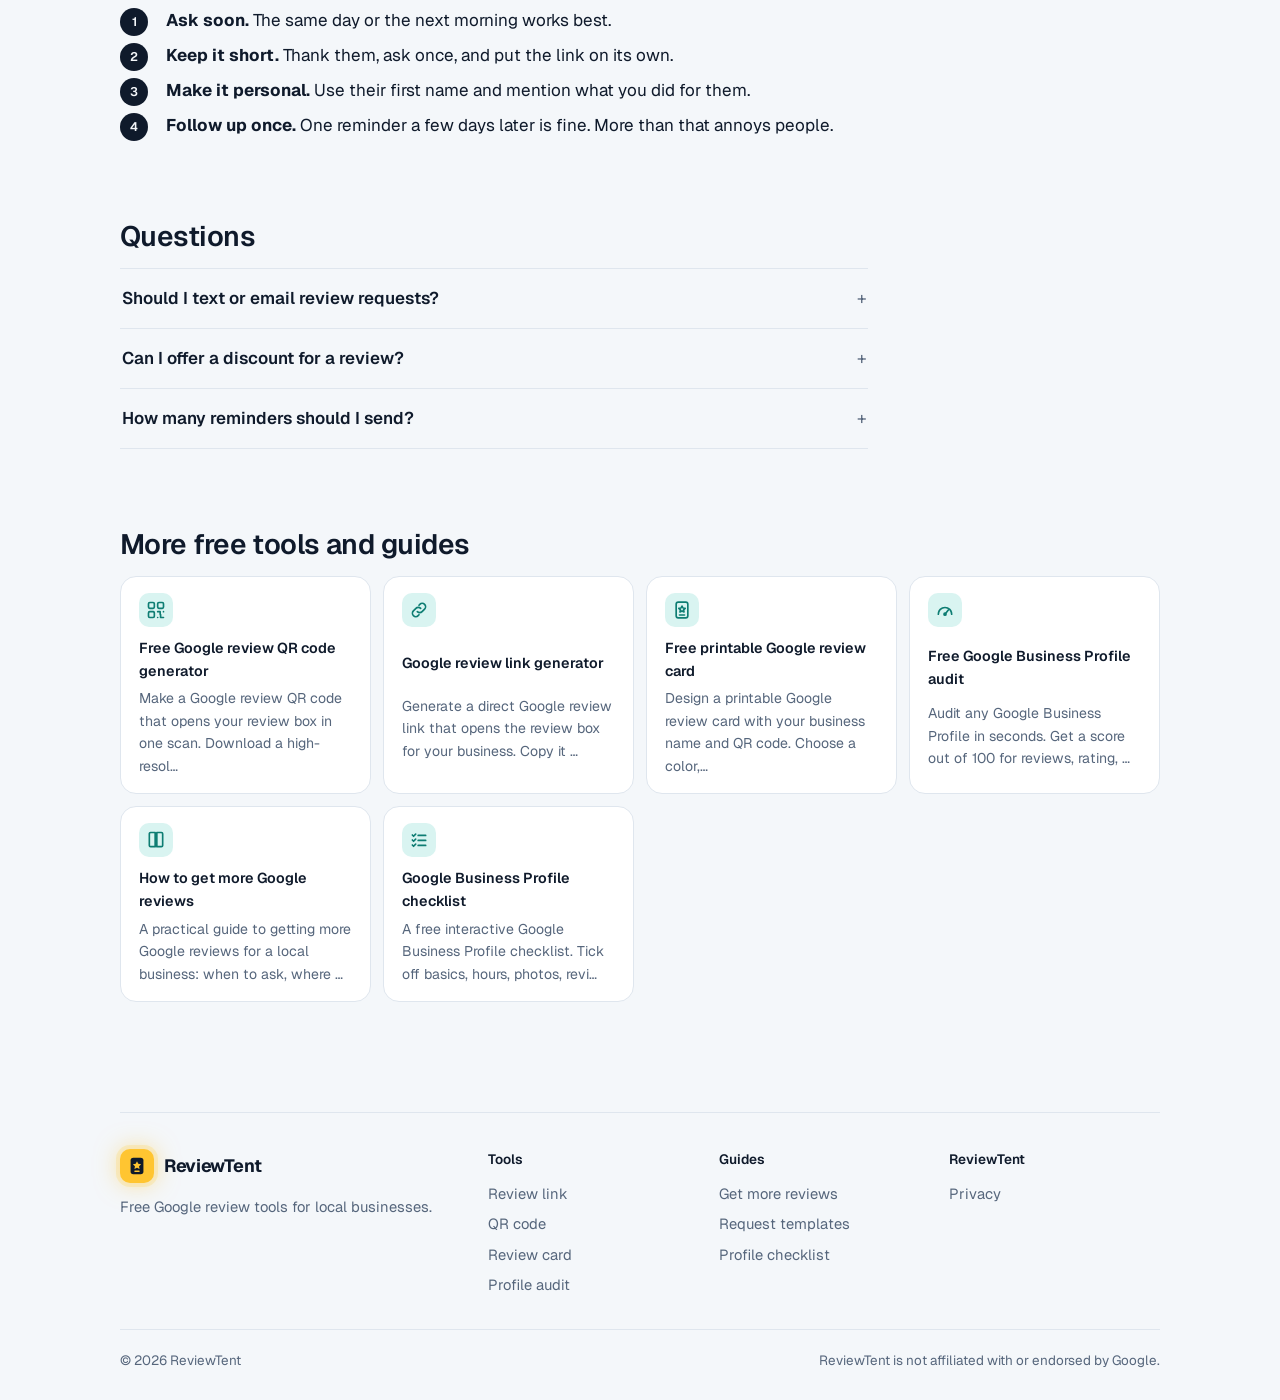
<file: review-request-templates/index.html>
<!doctype html>
<html lang="en">
<head>
<meta charset="utf-8">
<meta name="viewport" content="width=device-width, initial-scale=1, viewport-fit=cover">
<title>Google Review Request Templates (Text &amp; Email) | ReviewTent</title>
<meta name="description" content="Copy-ready Google review request templates for text messages, emails, receipts, and social posts. Your review link is added automatically.">
<link rel="canonical" href="https://reviewtent.com/review-request-templates/">
<meta property="og:title" content="Google Review Request Templates (Text &amp; Email) | ReviewTent">
<meta property="og:description" content="Copy-ready Google review request templates for text messages, emails, receipts, and social posts. Your review link is added automatically.">
<meta property="og:url" content="https://reviewtent.com/review-request-templates/">
<meta property="og:type" content="website">
<link rel="preconnect" href="https://fonts.googleapis.com"><link rel="preconnect" href="https://fonts.gstatic.com" crossorigin><link rel="stylesheet" href="https://fonts.googleapis.com/css2?family=Geist:wght@400;500;600;700;800&family=Geist+Mono:wght@400;500&display=swap">
<link rel="icon" href="../assets/favicon.svg" type="image/svg+xml">
<link rel="stylesheet" href="../assets/style.css">
<script type="application/ld+json">[{"@context": "https://schema.org", "@type": "WebApplication", "name": "ReviewTent", "url": "https://reviewtent.com/review-request-templates/", "applicationCategory": "BusinessApplication", "operatingSystem": "Any", "offers": {"@type": "Offer", "price": "0", "priceCurrency": "USD"}, "description": "Copy-ready Google review request templates for text messages, emails, receipts, and social posts. Your review link is added automatically."}, {"@context": "https://schema.org", "@type": "FAQPage", "mainEntity": [{"@type": "Question", "name": "Should I text or email review requests?", "acceptedAnswer": {"@type": "Answer", "text": "Text messages are usually opened faster, so they work well right after a visit. Email suits longer jobs, invoices, and customers who prefer it. Always have the customer's permission to message them."}}, {"@type": "Question", "name": "Can I offer a discount for a review?", "acceptedAnswer": {"@type": "Answer", "text": "No. Google's policies don't allow offering rewards or discounts in exchange for reviews. Ask every customer the same way and let them decide."}}, {"@type": "Question", "name": "How many reminders should I send?", "acceptedAnswer": {"@type": "Answer", "text": "One reminder, three to five days after the first message, is plenty."}}]}]</script>
</head>
<body class="has-app">
<div class="band">
<div class="wrap">
<header class="top">
  <a class="brand" href="../"><span class="pin"><svg viewBox="0 0 24 24" width="22" height="22" aria-hidden="true"><rect x="5" y="3" width="14" height="18" rx="3" fill="currentColor"/><path d="M12 6.8l1.4 2.8 3.1.5-2.25 2.2.53 3.1L12 13.9l-2.78 1.5.53-3.1L7.5 10.1l3.1-.5z" fill="#ffc531"/><rect x="9" y="17" width="6" height="1.6" rx=".8" fill="#ffc531"/></svg></span>ReviewTent</a>
  <nav aria-label="Tools"><a href="../review-link-generator/">Review link</a><a href="../review-qr-code/">QR code</a><a href="../review-card/">Review card</a><a href="../review-request-templates/" aria-current="page">Templates</a><a href="../google-business-profile-audit/">Audit</a><a href="../get-more-google-reviews/">Guide</a></nav>
</header>
<div class="hero"><h1>Google review request templates you can copy</h1><p class="lede">Short, friendly messages for texts, emails, receipts, and social posts. Add your Place ID above and every template fills in your own review link.</p></div>
</div>
</div>
<main class="wrap">

<div class="tool" id="tool">
  <div class="panel toolform">
    <div class="field search" data-sa="search" hidden>
      <label for="sa-search">Find your business</label>
      <div class="combo">
        <input type="text" id="sa-search" data-sa="search-input" placeholder="Business name and city, e.g. Joe's Pizza Austin"
               autocomplete="off" spellcheck="false" role="combobox" aria-autocomplete="list" aria-expanded="false" aria-controls="sa-results">
        <ul class="results" id="sa-results" data-sa="results" role="listbox" hidden></ul>
      </div>
      <p class="hint" data-sa="picked" hidden></p>
    </div>
    <div class="field">
      <label for="sa-name">Business name</label>
      <input type="text" id="sa-name" data-sa="name" value="Harbor Street Coffee" autocomplete="organization">
    </div>
    <div class="field" data-sa="manual">
      <label for="sa-placeid">Google Place ID</label>
      <input type="text" id="sa-placeid" class="mono" data-sa="placeid" value="ChIJN1t_tDeuEmsRUsoyG83frY4" autocomplete="off" spellcheck="false">
      <details class="howto">
        <summary>How do I find my Place ID?</summary>
        <ol>
          <li>Open Google&rsquo;s free <a href="https://developers.google.com/maps/documentation/javascript/examples/places-placeid-finder" target="_blank" rel="noopener">Place ID Finder</a>.</li>
          <li>Type your business name and pick it from the list.</li>
          <li>Copy the ID that appears on the map (it starts with &ldquo;ChIJ&rdquo;) and paste it here.</li>
        </ol>
      </details>
    </div>
    <div class="row"><button type="button" data-sa="go">Create my review link</button></div>
    <p class="err" data-sa="error" hidden></p>
    <div class="out" data-sa="output">
      <div class="linkbox" data-sa="link"></div>
      <div class="row">
        <button type="button" class="ghost" data-sa="copy-link">Copy link</button>
        <button type="button" class="ghost" data-sa="copy-msg">Copy text message</button>
        <button type="button" class="ghost" data-sa="dl-qr">Download QR code</button>
      </div>
      <p class="status" data-sa="status" role="status"></p>
      <div>
        <label>Ready-to-send message</label>
        <div class="msg" data-sa="message"></div>
      </div>
    </div>
  </div>
  <div class="panel cardside">
    <h3 class="no-print">Your printable review card</h3>
    <canvas data-sa="card" width="1200" height="1800" aria-label="Printable review card with QR code"></canvas>
    <div class="tabs no-print" role="group" aria-label="Card color">
      <button type="button" data-sa-theme="sunny" aria-pressed="true">Sunny</button>
      <button type="button" data-sa-theme="ink" aria-pressed="false">Ink</button>
      <button type="button" data-sa-theme="paper" aria-pressed="false">Paper</button>
    </div>
    <div class="row no-print" style="justify-content:center">
      <button type="button" data-sa="dl-card">Download card</button>
      <button type="button" class="ghost" data-sa="print">Print</button>
    </div>
    <p class="hint no-print">Prints well at 4&times;6 in. Put it by the register, on tables, or in the bag.</p>
  </div>
</div>
<div class="content">

<section><h2>Templates</h2><div class="tpls"><div class="tpl"><div class="tpl-head"><h3>Text message after a visit</h3><span class="tag">SMS</span></div><div class="msg" id="tpl-0" data-tpl="Hi {first}, thanks for coming in to {name} today! If you have a minute, a quick Google review would mean a lot to us: {link}"></div><div class="row"><button type="button" class="ghost" data-copy="tpl-0">Copy</button></div></div><div class="tpl"><div class="tpl-head"><h3>Text message after a finished job</h3><span class="tag">SMS</span></div><div class="msg" id="tpl-1" data-tpl="Hi {first}, it was great working on your project. If you&#x27;re happy with the result, would you share a quick Google review? {link} Thank you!"></div><div class="row"><button type="button" class="ghost" data-copy="tpl-1">Copy</button></div></div><div class="tpl"><div class="tpl-head"><h3>Follow-up email</h3><span class="tag">Email</span></div><div class="msg" id="tpl-2" data-tpl="Subject: Thank you from {name}

Hi {first},

Thank you for choosing {name}. We hope everything went well.

If you have a minute, we&#x27;d be grateful for a quick Google review. It helps other people nearby find us, and we read every one.

Leave a review: {link}

Thank you,
The {name} team"></div><div class="row"><button type="button" class="ghost" data-copy="tpl-2">Copy</button></div></div><div class="tpl"><div class="tpl-head"><h3>Gentle reminder (send once, 3 to 5 days later)</h3><span class="tag">Email</span></div><div class="msg" id="tpl-3" data-tpl="Subject: Quick favor?

Hi {first},

Just a short note in case our last message got buried. If you have 30 seconds, a Google review would really help {name}:

{link}

No worries if not. Thanks again for your business!"></div><div class="row"><button type="button" class="ghost" data-copy="tpl-3">Copy</button></div></div><div class="tpl"><div class="tpl-head"><h3>Receipt or invoice footer</h3><span class="tag">Print</span></div><div class="msg" id="tpl-4" data-tpl="Enjoyed your experience? Leave {name} a Google review: {link}"></div><div class="row"><button type="button" class="ghost" data-copy="tpl-4">Copy</button></div></div><div class="tpl"><div class="tpl-head"><h3>Social media post</h3><span class="tag">Social</span></div><div class="msg" id="tpl-5" data-tpl="Thank you to everyone who has visited {name} this month! If we made your day a little better, we&#x27;d love to hear about it on Google: {link}"></div><div class="row"><button type="button" class="ghost" data-copy="tpl-5">Copy</button></div></div></div><p class="status" id="tpl-status" role="status"></p></section><section><h2>How to ask without being pushy</h2><ol class="steps"><li><span><strong>Ask soon.</strong> The same day or the next morning works best.</span></li><li><span><strong>Keep it short.</strong> Thank them, ask once, and put the link on its own.</span></li><li><span><strong>Make it personal.</strong> Use their first name and mention what you did for them.</span></li><li><span><strong>Follow up once.</strong> One reminder a few days later is fine. More than that annoys people.</span></li></ol></section>

<section><h2>Questions</h2><div class="faq"><details><summary>Should I text or email review requests?</summary><p>Text messages are usually opened faster, so they work well right after a visit. Email suits longer jobs, invoices, and customers who prefer it. Always have the customer&#x27;s permission to message them.</p></details><details><summary>Can I offer a discount for a review?</summary><p>No. Google&#x27;s policies don&#x27;t allow offering rewards or discounts in exchange for reviews. Ask every customer the same way and let them decide.</p></details><details><summary>How many reminders should I send?</summary><p>One reminder, three to five days after the first message, is plenty.</p></details></div></section>
<section><h2>More free tools and guides</h2><div class="related"><a href="../review-qr-code/"><svg class="ic rel-ic" viewBox="0 0 24 24" fill="none" stroke="currentColor" stroke-width="2" stroke-linecap="round" stroke-linejoin="round" aria-hidden="true"><rect x="3" y="3" width="7" height="7" rx="1.5"/><rect x="14" y="3" width="7" height="7" rx="1.5"/><rect x="3" y="14" width="7" height="7" rx="1.5"/><path d="M14 14h3v3M21 14v.01M14 21h.01M17.5 17.5V21H21"/></svg><strong>Free Google review QR code generator</strong><span>Make a Google review QR code that opens your review box in one scan. Download a high-resol&hellip;</span></a><a href="../review-link-generator/"><svg class="ic rel-ic" viewBox="0 0 24 24" fill="none" stroke="currentColor" stroke-width="2" stroke-linecap="round" stroke-linejoin="round" aria-hidden="true"><path d="M10 14a4 4 0 0 0 5.7 0l3-3a4 4 0 0 0-5.7-5.7l-1 1"/><path d="M14 10a4 4 0 0 0-5.7 0l-3 3a4 4 0 0 0 5.7 5.7l1-1"/></svg><strong>Google review link generator</strong><span>Generate a direct Google review link that opens the review box for your business. Copy it &hellip;</span></a><a href="../review-card/"><svg class="ic rel-ic" viewBox="0 0 24 24" fill="none" stroke="currentColor" stroke-width="2" stroke-linecap="round" stroke-linejoin="round" aria-hidden="true"><rect x="5" y="2.5" width="14" height="19" rx="2.5"/><path d="M12 7.2l1.2 2.4 2.6.4-1.9 1.8.5 2.6-2.4-1.3-2.4 1.3.5-2.6-1.9-1.8 2.6-.4z"/><path d="M9 18h6"/></svg><strong>Free printable Google review card</strong><span>Design a printable Google review card with your business name and QR code. Choose a color,&hellip;</span></a><a href="../google-business-profile-audit/"><svg class="ic rel-ic" viewBox="0 0 24 24" fill="none" stroke="currentColor" stroke-width="2" stroke-linecap="round" stroke-linejoin="round" aria-hidden="true"><path d="M4 17a8 8 0 1 1 16 0"/><path d="M12 17l4-5"/><circle cx="12" cy="17" r="1.2"/></svg><strong>Free Google Business Profile audit</strong><span>Audit any Google Business Profile in seconds. Get a score out of 100 for reviews, rating, &hellip;</span></a><a href="../get-more-google-reviews/"><svg class="ic rel-ic" viewBox="0 0 24 24" fill="none" stroke="currentColor" stroke-width="2" stroke-linecap="round" stroke-linejoin="round" aria-hidden="true"><path d="M4 4.5A1.5 1.5 0 0 1 5.5 3H11v17H5.5A1.5 1.5 0 0 1 4 18.5z"/><path d="M20 4.5A1.5 1.5 0 0 0 18.5 3H13v17h5.5a1.5 1.5 0 0 0 1.5-1.5z"/></svg><strong>How to get more Google reviews</strong><span>A practical guide to getting more Google reviews for a local business: when to ask, where &hellip;</span></a><a href="../google-business-profile-checklist/"><svg class="ic rel-ic" viewBox="0 0 24 24" fill="none" stroke="currentColor" stroke-width="2" stroke-linecap="round" stroke-linejoin="round" aria-hidden="true"><path d="M4 6l1.5 1.5L8 5M4 12l1.5 1.5L8 11M4 18l1.5 1.5L8 17"/><path d="M11 6.5h9M11 12.5h9M11 18.5h9"/></svg><strong>Google Business Profile checklist</strong><span>A free interactive Google Business Profile checklist. Tick off basics, hours, photos, revi&hellip;</span></a></div></section>
</div>
</main>
<footer class="wrap">
<div class="foot">
  <div class="foot-brand">
    <a class="brand" href="../"><span class="pin"><svg viewBox="0 0 24 24" width="22" height="22" aria-hidden="true"><rect x="5" y="3" width="14" height="18" rx="3" fill="currentColor"/><path d="M12 6.8l1.4 2.8 3.1.5-2.25 2.2.53 3.1L12 13.9l-2.78 1.5.53-3.1L7.5 10.1l3.1-.5z" fill="#ffc531"/><rect x="9" y="17" width="6" height="1.6" rx=".8" fill="#ffc531"/></svg></span>ReviewTent</a>
    <p>Free Google review tools for local businesses.</p>
  </div>
  <div class="foot-cols">
    <div><h4>Tools</h4><a href="../review-link-generator/">Review link</a><a href="../review-qr-code/">QR code</a><a href="../review-card/">Review card</a><a href="../google-business-profile-audit/">Profile audit</a></div>
    <div><h4>Guides</h4><a href="../get-more-google-reviews/">Get more reviews</a><a href="../review-request-templates/">Request templates</a><a href="../google-business-profile-checklist/">Profile checklist</a></div>
    <div><h4>ReviewTent</h4><a href="../privacy/">Privacy</a></div>
  </div>
  <p class="foot-bottom"><span>&copy; 2026 ReviewTent</span><span>ReviewTent is not affiliated with or endorsed by Google.</span></p>
</div>
</footer>
<script src="../assets/config.js"></script>
<script src="../assets/places.js"></script>
<script src="../assets/qrcode.js"></script>
<script src="../assets/tool.js"></script>
<script>StarAsk.mount(document.getElementById('tool'));</script><script>
(function(){
  var state={url:'https://search.google.com/local/writereview?placeid=YOUR_PLACE_ID',name:'our business'};
  function fill(){document.querySelectorAll('[data-tpl]').forEach(function(el){
    el.textContent=el.getAttribute('data-tpl').split('{link}').join(state.url).split('{name}').join(state.name).split('{first}').join('[First name]');});}
  document.addEventListener('starask:link',function(e){state.url=e.detail.url;state.name=e.detail.name||'our business';fill();});
  var st=document.getElementById('tpl-status');
  document.querySelectorAll('[data-copy]').forEach(function(b){b.addEventListener('click',function(){
    var el=document.getElementById(b.getAttribute('data-copy'));
    function sel(){var r=document.createRange();r.selectNodeContents(el);var s=getSelection();s.removeAllRanges();s.addRange(r);st.textContent='Text selected. Press Ctrl+C to copy.';}
    try{navigator.clipboard.writeText(el.textContent).then(function(){st.textContent='Template copied.';},sel);}catch(e){sel();}
  });});
  fill();
})();
</script>
</body>
</html>
</file>
<file: assets/style.css>
/* ReviewTent — "after hours at the counter".
   A night-indigo band holds the hero, where a lit review card stands on the counter like a sign in a shop window.
   Below it the page turns to cool daylight paper. Marigold is the star color and the only loud accent. */
:root{
  --paper:#f4f7fa; --surface:#ffffff; --ink:#0f1a2b; --muted:#56667c; --hair:#dfe6ee; --tint:#eaf1f5;
  --brand:#ffc531; --brand-ink:#0f1a2b; --brand-soft:#fff4cf; --pop:#ff7a59; --pop-soft:#ffe6de;
  --teal:#2ec4b6; --teal-ink:#0e7d73; --teal-soft:#d9f4f1;
  --good:#0e7d73; --good-soft:#d9f4f1; --bad:#d4462a;
  --night:#0f1a2b; --night-2:#1b2a44; --on-night:#f2f6fb; --on-night-muted:#b8c4d6;
  --display:"Geist","Helvetica Neue",Arial,sans-serif;
  --body:"Geist","Helvetica Neue",Arial,sans-serif;
  --mono:"Geist Mono",ui-monospace,Menlo,monospace;
  --r-lg:24px; --r-md:16px; --r-sm:10px;
  --lift:0 1px 0 rgba(15,26,43,.04),0 18px 40px -22px rgba(15,26,43,.28);
  --lift-hi:0 1px 0 rgba(15,26,43,.04),0 30px 60px -28px rgba(15,26,43,.38);
}
@media (prefers-color-scheme: dark){:root:not([data-theme="light"]){
  --paper:#0c1524; --surface:#16233a; --ink:#eef3f9; --muted:#a6b3c6; --hair:#26354f; --tint:#1c2b45;
  --brand-soft:#3a3322; --pop:#ff8a6e; --pop-soft:#47282a; --teal:#2ec4b6; --teal-ink:#5fdccf; --teal-soft:#123a3e;
  --good:#5fdccf; --good-soft:#123a3e; --bad:#ff8a6e;
  --night:#0a1220; --night-2:#14213a;
  --lift:0 0 0 1px rgba(255,255,255,.02),0 18px 40px -22px rgba(0,0,0,.6);
  --lift-hi:0 0 0 1px rgba(255,255,255,.03),0 30px 60px -28px rgba(0,0,0,.7); color-scheme:dark }}
:root[data-theme="dark"]{
  --paper:#0c1524; --surface:#16233a; --ink:#eef3f9; --muted:#a6b3c6; --hair:#26354f; --tint:#1c2b45;
  --brand-soft:#3a3322; --pop:#ff8a6e; --pop-soft:#47282a; --teal:#2ec4b6; --teal-ink:#5fdccf; --teal-soft:#123a3e;
  --good:#5fdccf; --good-soft:#123a3e; --bad:#ff8a6e;
  --night:#0a1220; --night-2:#14213a;
  --lift:0 0 0 1px rgba(255,255,255,.02),0 18px 40px -22px rgba(0,0,0,.6);
  --lift-hi:0 0 0 1px rgba(255,255,255,.03),0 30px 60px -28px rgba(0,0,0,.7); color-scheme:dark }

*{box-sizing:border-box}
[hidden]{display:none!important}
html{-webkit-text-size-adjust:100%;scroll-behavior:smooth;scroll-padding-top:24px}
body{margin:0;background:var(--paper);color:var(--ink);font-family:var(--body);font-size:17px;line-height:1.6;-webkit-font-smoothing:antialiased}
.wrap{max-width:1080px;margin-inline:auto;padding-inline:20px}
@media (max-width:520px){.wrap{padding-inline:16px}}
h1,h2,h3{font-family:var(--display);line-height:1.1;text-wrap:balance;margin:0;letter-spacing:-.02em}
h1{font-size:clamp(2rem,4.6vw,3.3rem);font-weight:700}
h2{font-size:clamp(1.3rem,2.4vw,1.75rem);font-weight:600}
h3{font-size:1.02rem;font-weight:600;letter-spacing:-.01em}
p{margin:0}
a{color:inherit;text-decoration-color:var(--teal);text-decoration-thickness:2px;text-underline-offset:3px}
:focus-visible{outline:3px solid var(--brand);outline-offset:2px;border-radius:6px}
.muted{color:var(--muted)}
.hint{font-size:.88rem;color:var(--muted)}
.ic{width:1.15em;height:1.15em;flex:none;vertical-align:-.2em}

/* ---------- night band (header + hero) ---------- */
.band{position:relative;color:var(--on-night);overflow:hidden;
  background:
    radial-gradient(700px 420px at 78% 38%,rgba(255,197,49,.30),transparent 62%),
    radial-gradient(620px 380px at 4% -10%,rgba(46,196,182,.26),transparent 60%),
    radial-gradient(520px 320px at 30% 115%,rgba(255,122,89,.16),transparent 65%),
    linear-gradient(180deg,var(--night),var(--night-2));
  padding-bottom:72px}
.band::after{content:"";position:absolute;inset:0;pointer-events:none;opacity:.5;
  background-image:radial-gradient(rgba(255,255,255,.07) 1px,transparent 1px);background-size:22px 22px;
  -webkit-mask-image:linear-gradient(180deg,#000,transparent 80%);mask-image:linear-gradient(180deg,#000,transparent 80%)}
.band>.wrap{position:relative;z-index:1}
.has-app .band{padding-bottom:150px}
.band a{color:var(--on-night)}

.top{display:flex;flex-wrap:wrap;gap:10px 24px;align-items:center;justify-content:space-between;padding:20px 0 0}
.brand{display:flex;align-items:center;gap:10px;font-family:var(--display);font-weight:700;font-size:1.12rem;text-decoration:none;letter-spacing:-.02em}
.pin{width:34px;height:34px;border-radius:10px;background:var(--brand);display:grid;place-items:center;flex:none;
  box-shadow:0 0 0 4px rgba(255,197,49,.18),0 0 24px rgba(255,197,49,.55)}
.pin{color:var(--brand-ink)}
.pin svg{display:block}
.top nav{display:flex;gap:2px;padding:4px;border-radius:999px;background:rgba(255,255,255,.06);border:1px solid rgba(255,255,255,.10)}
.top nav a{text-decoration:none;font-weight:600;font-size:.9rem;padding:7px 14px;border-radius:999px;color:var(--on-night-muted);transition:color .15s,background .15s}
.top nav a:hover{color:var(--on-night);background:rgba(255,255,255,.07)}
.top nav a[aria-current="page"]{background:var(--on-night);color:var(--night)}
@media (max-width:860px){
  .top nav{width:100%;overflow-x:auto;scrollbar-width:none;
    -webkit-mask-image:linear-gradient(90deg,#000 85%,transparent);mask-image:linear-gradient(90deg,#000 85%,transparent)}
  .top nav::-webkit-scrollbar{display:none}
  .top nav a{white-space:nowrap}}

.hero{display:grid;gap:16px;padding-top:64px;max-width:760px}
.hero h1{color:#ffffff}
.lede{font-size:1.15rem;color:var(--on-night-muted);max-width:56ch}

/* home hero: live card demo */
.hero-home{max-width:none;grid-template-columns:minmax(0,1.05fr) minmax(0,.95fr);align-items:center;gap:40px;padding-top:56px}
@media (max-width:860px){.hero-home{grid-template-columns:minmax(0,1fr);gap:28px}}
.hero-copy{display:grid;gap:20px}
.hero-home h1{font-size:clamp(2.3rem,5.4vw,4rem);line-height:1.02}
.try{display:grid;gap:8px;max-width:520px;margin-top:6px}
.try label{font-weight:600;font-size:.92rem;color:var(--on-night-muted)}
.try-row{display:flex;gap:8px;padding:6px;border-radius:999px;background:rgba(255,255,255,.08);border:1px solid rgba(255,255,255,.18);
  transition:border-color .15s,box-shadow .15s}
.try-row:focus-within{border-color:var(--brand);box-shadow:0 0 0 4px rgba(255,197,49,.18)}
.try input[type=text]{flex:1;box-shadow:none;border-radius:999px;min-width:0;font:inherit;font-size:1.02rem;background:transparent;border:0;outline:0;color:#fff;padding:8px 14px}
.try input[type=text]:focus{box-shadow:none;border:0}
.try input::placeholder{color:rgba(244,242,255,.45)}
.try-note{font-size:.88rem;color:var(--on-night-muted)}
@media (max-width:440px){.try-row{border-radius:18px;flex-direction:column}.try-row button{width:100%}}

.stage{position:relative;height:520px;display:grid;place-items:center;perspective:1400px}
.stand{--ry:-14deg;--rx:6deg;position:relative;width:min(300px,66vw);padding:12px;border-radius:26px;
  background:linear-gradient(140deg,rgba(255,255,255,.28),rgba(255,255,255,.06));border:1px solid rgba(255,255,255,.35);
  -webkit-backdrop-filter:blur(6px);backdrop-filter:blur(6px);
  transform:rotateY(var(--ry)) rotateX(var(--rx));transform-style:preserve-3d;transition:transform .5s cubic-bezier(.2,.7,.2,1);
  box-shadow:0 50px 80px -30px rgba(0,0,0,.6),0 0 90px -10px rgba(255,197,49,.35);animation:standIn 1.1s cubic-bezier(.2,.8,.2,1) both}
.stand canvas{display:block;width:100%;height:auto;border-radius:16px}
.shine{position:absolute;inset:12px;border-radius:16px;pointer-events:none;
  background:linear-gradient(115deg,rgba(255,255,255,.35) 0%,rgba(255,255,255,0) 28%,rgba(255,255,255,0) 70%,rgba(255,255,255,.12) 100%)}
.base{position:absolute;bottom:22px;left:50%;width:min(340px,74vw);height:30px;transform:translateX(-50%);border-radius:50%;
  background:radial-gradient(closest-side,rgba(0,0,0,.45),transparent);filter:blur(4px)}
@keyframes standIn{from{opacity:0;transform:translateY(40px) rotateY(-38deg) rotateX(14deg)}}
@media (max-width:860px){.stage{height:auto;padding:10px 0 30px}.stand{width:min(240px,62vw)}.base{bottom:4px}}

/* ---------- main column ---------- */
main.wrap{position:relative;z-index:2}
.has-app main.wrap>.tool,.has-app main.wrap>.audit{margin-top:-110px}
.no-app main.wrap{padding-top:56px}
.panel{background:var(--surface);border:1px solid var(--hair);border-radius:var(--r-lg);padding:26px;box-shadow:var(--lift)}
@media (max-width:520px){.panel{padding:20px}}

label{display:block;font-weight:600;margin-bottom:6px}
input[type=text]{width:100%;font:inherit;font-size:.98rem;padding:12px 14px;border:1px solid var(--hair);border-radius:var(--r-sm);background:var(--paper);color:var(--ink);transition:border-color .15s,box-shadow .15s}
input[type=text]:focus{outline:none;border-color:var(--ink);box-shadow:0 0 0 4px color-mix(in srgb,var(--brand) 45%,transparent)}
input.mono{font-family:var(--mono);font-size:.86rem}
.field{display:grid;gap:4px;margin-bottom:16px}
.row{display:flex;flex-wrap:wrap;gap:10px}

button,.btn{font:inherit;font-weight:700;font-size:.95rem;border-radius:999px;padding:11px 20px;cursor:pointer;border:0;
  background:var(--brand);color:var(--brand-ink);text-decoration:none;display:inline-flex;align-items:center;justify-content:center;gap:8px;
  box-shadow:inset 0 1px 0 rgba(255,255,255,.55),0 1px 2px rgba(15,26,43,.25),0 10px 22px -10px rgba(230,150,0,.75);
  transition:transform .12s,box-shadow .12s,background .12s}
button:hover,.btn:hover{transform:translateY(-1px);box-shadow:inset 0 1px 0 rgba(255,255,255,.55),0 2px 4px rgba(15,26,43,.25),0 14px 26px -10px rgba(230,150,0,.85)}
button:active,.btn:active{transform:translateY(1px)}
button.ghost,.btn.ghost{background:var(--surface);color:var(--ink);box-shadow:inset 0 0 0 1px var(--hair),0 1px 2px rgba(15,26,43,.08)}
button.ghost:hover,.btn.ghost:hover{box-shadow:inset 0 0 0 1px var(--ink),0 6px 14px -8px rgba(15,26,43,.3)}
.btn.soon{cursor:default;opacity:.7}
.btn.soon:hover{transform:none}

/* ---------- review tool ---------- */
.tool{display:grid;grid-template-columns:minmax(0,1.3fr) minmax(0,1fr);gap:20px;margin-bottom:88px}
@media (max-width:820px){.tool{grid-template-columns:minmax(0,1fr)}}
.tool>*{min-width:0}
.out{display:grid;gap:12px;margin-top:18px;padding-top:18px;border-top:1px dashed var(--hair)}
.linkbox{font-family:var(--mono);font-size:.82rem;background:var(--brand-soft);border:1px solid color-mix(in srgb,var(--brand) 60%,transparent);padding:11px 13px;border-radius:var(--r-sm);overflow-wrap:anywhere}
.msg{white-space:pre-wrap;overflow-wrap:anywhere;font-size:.95rem;background:var(--paper);border:1px solid var(--hair);border-radius:var(--r-sm);padding:12px 14px}
.err{color:var(--bad);font-size:.92rem;font-weight:600}
.status{font-size:.9rem;color:var(--good);font-weight:600;min-height:1.4em}
.howto{margin-top:6px;font-size:.9rem}
.howto summary{cursor:pointer;font-weight:600;color:var(--muted)}
.howto ol{margin:8px 0 0;padding-left:20px;display:grid;gap:4px;color:var(--muted)}
.cardside{display:grid;gap:16px;justify-items:center;align-content:start;text-align:center;
  background:radial-gradient(420px 320px at 50% 30%,color-mix(in srgb,var(--brand) 22%,transparent),transparent 70%),var(--surface)}
.cardside canvas{width:100%;max-width:280px;height:auto;border-radius:14px;box-shadow:0 30px 50px -24px rgba(15,26,43,.5),0 0 0 1px rgba(15,26,43,.08)}
.tabs{display:flex;gap:4px;padding:4px;border-radius:999px;background:var(--tint)}
.tabs button{padding:6px 14px;font-size:.85rem;box-shadow:none;background:transparent;color:var(--muted)}
.tabs button:hover{transform:none;box-shadow:none;color:var(--ink)}
.tabs button[aria-pressed="true"]{background:var(--surface);color:var(--ink);box-shadow:0 1px 3px rgba(15,26,43,.18)}

/* search combobox */
.combo{position:relative}
.results{position:absolute;left:0;right:0;top:calc(100% + 6px);z-index:5;list-style:none;margin:0;padding:6px;background:var(--surface);border:1px solid var(--hair);border-radius:var(--r-md);box-shadow:var(--lift-hi);display:grid;gap:2px;max-height:320px;overflow:auto}
.results li{display:grid;padding:9px 11px;border-radius:var(--r-sm);cursor:pointer}
.results li strong{font-weight:700}
.results li span{font-size:.86rem;color:var(--muted)}
.results li:hover,.results li[aria-selected="true"]{background:var(--tint)}
.results li.empty{cursor:default;color:var(--muted)}
.linkish{background:none!important;box-shadow:none!important;padding:4px 0!important;color:var(--muted)!important;font-weight:600;font-size:.88rem;text-decoration:underline;text-underline-offset:3px;justify-self:start;transform:none!important}

/* ---------- content ---------- */
.content{display:grid;gap:80px}
.content section{display:grid;gap:16px;max-width:68ch}
.content ol,.content ul{margin:0;padding-left:22px;display:grid;gap:6px}
.steps{counter-reset:s;list-style:none;padding:0!important}
.steps li{counter-increment:s;display:grid;grid-template-columns:34px minmax(0,1fr);gap:12px;align-items:start}
.steps li::before{content:counter(s);width:28px;height:28px;border-radius:50%;background:var(--ink);color:var(--paper);font-family:var(--display);font-weight:600;display:grid;place-items:center;font-size:.78rem;margin-top:1px}
.faq{display:grid;gap:0;border-top:1px solid var(--hair)}
.faq details{border-bottom:1px solid var(--hair);padding:16px 2px}
.faq summary{cursor:pointer;font-weight:600;list-style:none;display:flex;justify-content:space-between;gap:16px}
.faq summary::-webkit-details-marker{display:none}
.faq summary::after{content:"+";font-family:var(--display);font-weight:400;color:var(--muted);transition:transform .2s}
.faq details[open] summary::after{transform:rotate(45deg)}
.faq p{margin-top:8px;color:var(--muted)}
.content section:has(.related){max-width:none}
.related{display:grid;grid-template-columns:repeat(auto-fit,minmax(230px,1fr));gap:12px}
.related a{display:grid;gap:4px;justify-items:start;background:var(--surface);border:1px solid var(--hair);border-radius:var(--r-md);padding:16px 18px;text-decoration:none;transition:border-color .15s,box-shadow .15s}
.related a:hover{border-color:var(--ink);box-shadow:var(--lift)}
.related a strong{font-family:var(--display);font-size:.9rem;font-weight:600}
.related a span{font-size:.88rem;color:var(--muted)}
.rel-ic{width:34px;height:34px;padding:7px;border-radius:10px;background:var(--brand-soft);color:var(--ink);margin-bottom:6px}

/* home: how it works */
.content section.how,.content section.toolset,.content section.pricing{max-width:none}
.how-steps{list-style:none;padding:0!important;display:grid!important;grid-template-columns:repeat(3,minmax(0,1fr));gap:0!important;
  border:1px solid var(--hair);border-radius:var(--r-lg);background:var(--surface);box-shadow:var(--lift);overflow:hidden}
.how-steps li{display:grid;gap:8px;align-content:start;padding:26px}
.how-steps li+li{border-left:1px solid var(--hair)}
@media (max-width:760px){.how-steps{grid-template-columns:minmax(0,1fr)}.how-steps li+li{border-left:0;border-top:1px solid var(--hair)}}
.how-ic{width:44px;height:44px;border-radius:12px;background:var(--brand);color:var(--brand-ink);display:grid;place-items:center;margin-bottom:6px}
.how-ic .ic{width:22px;height:22px}
.how-steps p{color:var(--muted);font-size:.95rem}

/* home: tool set */
.toolset-grid{display:grid;grid-template-columns:minmax(0,1fr) minmax(0,1.1fr);gap:20px;align-items:stretch}
@media (max-width:820px){.toolset-grid{grid-template-columns:minmax(0,1fr)}}
.feature{display:grid;gap:22px;align-content:start;justify-items:start;padding:30px;border-radius:var(--r-lg);text-decoration:none;color:var(--on-night);
  background:radial-gradient(380px 260px at 85% 10%,rgba(255,197,49,.25),transparent 70%),linear-gradient(160deg,var(--night),var(--night-2));box-shadow:var(--lift-hi)}
.feature-copy{display:grid;gap:10px;justify-items:start}
.feature-copy h3{font-size:1.4rem;color:#fff}
.feature-copy p{color:var(--on-night-muted)}
.feature-copy .btn{margin-top:6px}
.tool-list{list-style:none;padding:0!important;display:grid!important;gap:0!important;background:var(--surface);border:1px solid var(--hair);border-radius:var(--r-lg);box-shadow:var(--lift);overflow:hidden}
.tool-list li+li{border-top:1px solid var(--hair)}
.tool-list a{display:flex;gap:14px;align-items:center;padding:15px 20px;text-decoration:none;transition:background .15s}
.tool-list a:hover{background:var(--tint)}
.tool-list strong{display:block;font-weight:700}
.tool-list a>span:last-child>span{display:block;font-size:.9rem;color:var(--muted)}
.tl-ic{width:38px;height:38px;border-radius:11px;background:var(--tint);display:grid;place-items:center;flex:none}
.tl-ic .ic{width:20px;height:20px}

/* home: pricing */
.plans{display:grid;grid-template-columns:repeat(3,minmax(0,1fr));gap:16px;align-items:stretch}
@media (max-width:860px){.plans{grid-template-columns:minmax(0,1fr)}}
.plan{display:grid;gap:10px;align-content:start;justify-items:start;background:var(--surface);border:1px solid var(--hair);border-radius:var(--r-lg);padding:26px;box-shadow:var(--lift)}
.plan.featured{border-color:var(--ink);box-shadow:var(--lift-hi),0 0 0 1px var(--ink)}
.plan-top{display:flex;gap:10px;align-items:center;justify-content:space-between;width:100%}
.soon-tag{font-size:.78rem;font-weight:700;background:var(--brand-soft);color:var(--ink);padding:3px 10px;border-radius:999px}
.price{display:flex;align-items:baseline;gap:6px;margin-top:4px}
.price strong{font-family:var(--display);font-size:2.4rem;font-weight:700;line-height:1;letter-spacing:-.03em}
.price span{color:var(--muted);font-weight:600}
.plan ul{list-style:none;padding:0!important;margin:6px 0 10px;display:grid;gap:9px}
.plan li{display:flex;gap:9px;align-items:flex-start;font-size:.95rem}
.plan li .ic{color:var(--good);margin-top:.22em}
.plan .btn{margin-top:auto}

/* ---------- templates ---------- */
.tpls{display:grid;gap:14px}
.tpl{display:grid;gap:10px;background:var(--surface);border:1px solid var(--hair);border-radius:var(--r-md);padding:18px}
.tpl-head{display:flex;flex-wrap:wrap;gap:8px;align-items:center;justify-content:space-between}
.tag{font-size:.78rem;font-weight:700;background:var(--tint);color:var(--ink);padding:2px 10px;border-radius:999px}
.content section .linkbox{margin-block:4px}

/* ---------- checklist ---------- */
.ckbar{display:grid;gap:10px;position:sticky;top:12px;z-index:3}
.meter{height:10px;background:var(--tint);border-radius:999px;overflow:hidden}
.meter span{display:block;height:100%;width:0;background:var(--brand);border-radius:inherit;transition:width .25s}
.ckgroup{display:grid;gap:6px}
.checklist{list-style:none;padding:0!important;margin:0;display:grid;gap:0!important}
.checklist li{display:grid;grid-template-columns:24px minmax(0,1fr);gap:12px;align-items:start;padding:11px 0;border-bottom:1px solid var(--hair)}
.checklist input{width:20px;height:20px;margin-top:3px;accent-color:var(--ink)}
.checklist label{font-weight:500;margin:0;cursor:pointer}
.checklist input:checked+label{color:var(--muted);text-decoration:line-through}

/* ---------- profile audit ---------- */
.audit{display:grid;gap:20px;margin-bottom:88px;max-width:780px}
.audit>*{min-width:0}
.demo-note{background:var(--brand-soft);border-radius:var(--r-sm);padding:9px 13px;font-size:.9rem;margin-bottom:16px}
.audit-out{display:grid;gap:16px}
.audit-head{display:grid;grid-template-columns:auto minmax(0,1fr);gap:24px;align-items:center}
@media (max-width:520px){.audit-head{grid-template-columns:minmax(0,1fr);justify-items:start}}
.audit-info{display:grid;gap:6px;justify-items:start}
.audit-info h3{font-size:1.3rem}
@property --pct{syntax:'<number>';inherits:false;initial-value:0}
.score{--pct:0;--c:var(--good);width:132px;height:132px;border-radius:50%;color:var(--ink);
  background:conic-gradient(var(--c) calc(var(--pct)*1%),var(--tint) 0);display:grid;place-content:center;text-align:center;position:relative;
  animation:ring 1.2s cubic-bezier(.2,.7,.2,1) both;flex:none}
.score::before{content:"";position:absolute;inset:11px;border-radius:50%;background:var(--surface)}
.score>*{position:relative}
.score strong{font-family:var(--display);font-size:2.2rem;line-height:1;font-weight:700}
.score span{font-size:.72rem;color:var(--muted);font-weight:600}
.score.warn{--c:var(--brand)} .score.bad{--c:var(--pop)}
@keyframes ring{from{--pct:0}}
.feature .score{--c:var(--brand);background:conic-gradient(var(--c) calc(var(--pct)*1%),rgba(255,255,255,.12) 0)}
.feature .score::before{background:var(--night)}
.feature .score strong{color:#fff}
.feature .score span{color:var(--on-night-muted)}
.pill{display:inline-block;font-size:.78rem;font-weight:700;border-radius:999px;padding:2px 10px;white-space:nowrap}
.pill.good{background:var(--good-soft);color:var(--good)} .pill.warn{background:var(--brand-soft);color:var(--ink)} .pill.bad{background:var(--pop-soft);color:var(--bad)}
.checks{list-style:none;margin:0;padding:0;display:grid;gap:10px}
.check{background:var(--surface);border:1px solid var(--hair);border-radius:var(--r-md);padding:14px 18px;display:grid;gap:6px}
.check.bad{box-shadow:inset 3px 0 0 var(--pop)} .check.warn{box-shadow:inset 3px 0 0 var(--brand)}
.check-top{display:flex;flex-wrap:wrap;gap:6px 10px;align-items:center}
.check-top .found{margin-left:auto;font-size:.9rem;color:var(--muted);font-weight:600}
.check p{font-size:.94rem}
.check a{font-weight:700;font-size:.92rem;justify-self:start}
.audit-cta{display:grid;gap:10px;justify-items:start;background:var(--brand-soft);border-color:transparent}
.band .demo-note{color:var(--ink)}

/* ---------- footer ---------- */
footer.wrap{margin-top:110px;padding-bottom:28px}
.foot{display:grid;grid-template-columns:minmax(0,1fr) minmax(0,2fr);gap:32px;padding:36px 0 0;border-top:1px solid var(--hair);font-size:.92rem;color:var(--muted)}
@media (max-width:760px){.foot{grid-template-columns:minmax(0,1fr)}}
.foot .brand{color:var(--ink)}
.foot-brand{display:grid;gap:12px;align-content:start}
.foot-cols{display:grid;grid-template-columns:repeat(auto-fit,minmax(140px,1fr));gap:20px}
.foot-cols div{display:grid;gap:7px;align-content:start}
.foot h4{margin:0 0 4px;font-family:var(--display);font-size:.85rem;font-weight:600;color:var(--ink)}
.foot-cols a{color:var(--muted);text-decoration:none}
.foot-cols a:hover{color:var(--ink)}
.foot-bottom{grid-column:1/-1;display:flex;flex-wrap:wrap;justify-content:space-between;gap:8px 20px;padding-top:20px;border-top:1px solid var(--hair);font-size:.84rem}

/* teal details from the mixed palette */
.try-note,.trust{color:var(--on-night-muted)}
.how-ic{background:var(--teal-soft);color:var(--teal-ink)}
.tl-ic,.rel-ic{background:var(--teal-soft);color:var(--teal-ink)}
.feature{background:radial-gradient(380px 260px at 85% 10%,rgba(46,196,182,.28),transparent 70%),radial-gradient(300px 200px at 0% 100%,rgba(255,122,89,.18),transparent 70%),linear-gradient(160deg,var(--night),var(--night-2))}
.plan li .ic{color:var(--teal-ink)}
.plan.featured{border-color:var(--teal);box-shadow:var(--lift-hi),0 0 0 1px var(--teal)}
.soon-tag{background:var(--teal-soft);color:var(--teal-ink)}
.top nav{background:rgba(46,196,182,.06);border-color:rgba(46,196,182,.18)}
.check.good{box-shadow:inset 3px 0 0 var(--teal)}
.score{--c:var(--teal)}

/* ---------- print: only the card ---------- */
@media print{
  body{background:#fff}
  .band,footer,.content,.toolform,.tabs,.no-print{display:none!important}
  .has-app main.wrap>.tool{margin:0;display:block}
  .panel{border:0;padding:0;box-shadow:none;background:#fff}
  .cardside canvas{max-width:4in;box-shadow:none}
}
@media (prefers-reduced-motion:reduce){*,*::before,*::after{transition:none!important;animation:none!important;scroll-behavior:auto!important}button:hover,.btn:hover{transform:none}}
</file>
